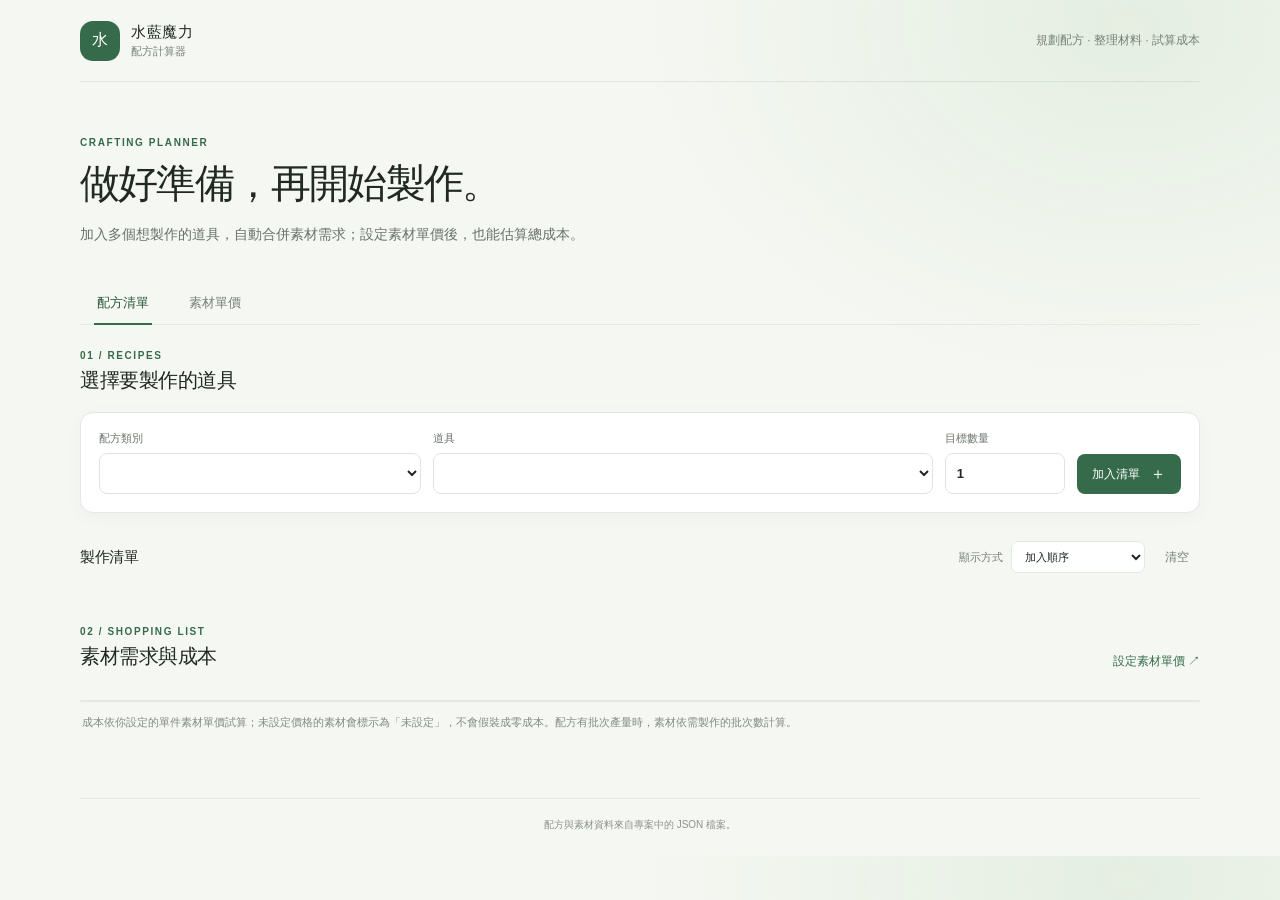
<file: RecipeScraper3.0/index.html>
<!doctype html>
<html lang="zh-Hant">
  <head>
    <meta charset="UTF-8">
    <meta name="viewport" content="width=device-width, initial-scale=1">
    <meta name="theme-color" content="#f5f7f2">
    <title>水藍魔力配方計算器</title>
    <link rel="stylesheet" href="./styles.css">
    <script type="module" src="./app.js"></script>
  </head>
  <body>
    <div class="app-shell">
      <header class="site-header">
        <a class="brand" href="./" aria-label="水藍魔力配方計算器首頁">
          <span class="brand-mark" aria-hidden="true">水</span>
          <span>
            <strong>水藍魔力</strong>
            <small>配方計算器</small>
          </span>
        </a>
        <span class="header-note">規劃配方 · 整理材料 · 試算成本</span>
      </header>

      <main>
        <section class="intro">
          <p class="eyebrow">CRAFTING PLANNER</p>
          <h1>做好準備，再開始製作。</h1>
          <p>加入多個想製作的道具，自動合併素材需求；設定素材單價後，也能估算總成本。</p>
        </section>

        <div id="app-error" class="notice notice-error" role="alert" hidden></div>
        <div id="app-status" class="notice" role="status" hidden></div>

        <nav class="tabs" aria-label="計算器功能">
          <button class="tab-button is-active" type="button" data-tab="planner">配方清單</button>
          <button class="tab-button" type="button" data-tab="prices">素材單價</button>
        </nav>

        <section id="planner-panel" class="tab-panel">
          <div class="panel-heading">
            <div>
              <p class="eyebrow">01 / RECIPES</p>
              <h2>選擇要製作的道具</h2>
            </div>
            <span id="recipe-count" class="subtle"></span>
          </div>

          <div class="add-recipe-card">
            <label class="field">
              <span>配方類別</span>
              <select id="category-select"></select>
            </label>
            <label class="field recipe-field">
              <span>道具</span>
              <select id="recipe-select"></select>
            </label>
            <label class="field quantity-field">
              <span>目標數量</span>
              <input id="target-quantity" type="number" min="1" step="1" value="1" inputmode="numeric">
            </label>
            <button id="add-recipe" class="button button-primary" type="button">加入清單 <span aria-hidden="true">＋</span></button>
          </div>

          <div class="section-heading">
            <h3>製作清單</h3>
            <div class="list-tools">
              <label class="grouping-control">
                <span>顯示方式</span>
                <select id="recipe-grouping" aria-label="製作清單顯示方式">
                  <option value="order">加入順序</option>
                  <option value="category">依道具種類分組</option>
                </select>
              </label>
              <button id="clear-recipes" class="button button-quiet" type="button">清空</button>
            </div>
          </div>
          <div id="selected-recipes" class="selected-recipes"></div>

          <section class="summary-section" aria-labelledby="materials-heading">
            <div class="panel-heading summary-heading">
              <div>
                <p class="eyebrow">02 / SHOPPING LIST</p>
                <h2 id="materials-heading">素材需求與成本</h2>
              </div>
              <a class="text-link" href="#prices" data-open-tab="prices">設定素材單價 <span aria-hidden="true">↗</span></a>
            </div>
            <div id="summary-cards" class="summary-cards"></div>
            <div id="materials-table-wrap" class="table-wrap"></div>
            <p class="footnote">成本依你設定的單件素材單價試算；未設定價格的素材會標示為「未設定」，不會假裝成零成本。配方有批次產量時，素材依需製作的批次數計算。</p>
          </section>
        </section>

        <section id="prices-panel" class="tab-panel" hidden>
          <div class="panel-heading">
            <div>
              <p class="eyebrow">MATERIAL PRICE BOOK</p>
              <h2 id="prices">設定素材單價</h2>
              <p class="panel-description">輸入每個素材的單件成本，設定會儲存在目前瀏覽器中。</p>
            </div>
            <button id="export-prices" class="button button-secondary" type="button">匯出單價備份</button>
          </div>
          <label class="search-field">
            <span class="visually-hidden">搜尋素材</span>
            <span class="search-icon" aria-hidden="true">⌕</span>
            <input id="material-search" type="search" placeholder="搜尋素材名稱或分類">
          </label>
          <div id="price-count" class="subtle price-count"></div>
          <div id="price-table-wrap" class="table-wrap"></div>
          <p class="footnote">單價留空代表尚未設定。這裡的成本設定不會修改來源 JSON；清除瀏覽器網站資料會移除已儲存的單價，建議定期匯出備份。</p>
        </section>
      </main>

      <footer class="site-footer">配方與素材資料來自專案中的 JSON 檔案。</footer>
    </div>
  </body>
</html>
</file>
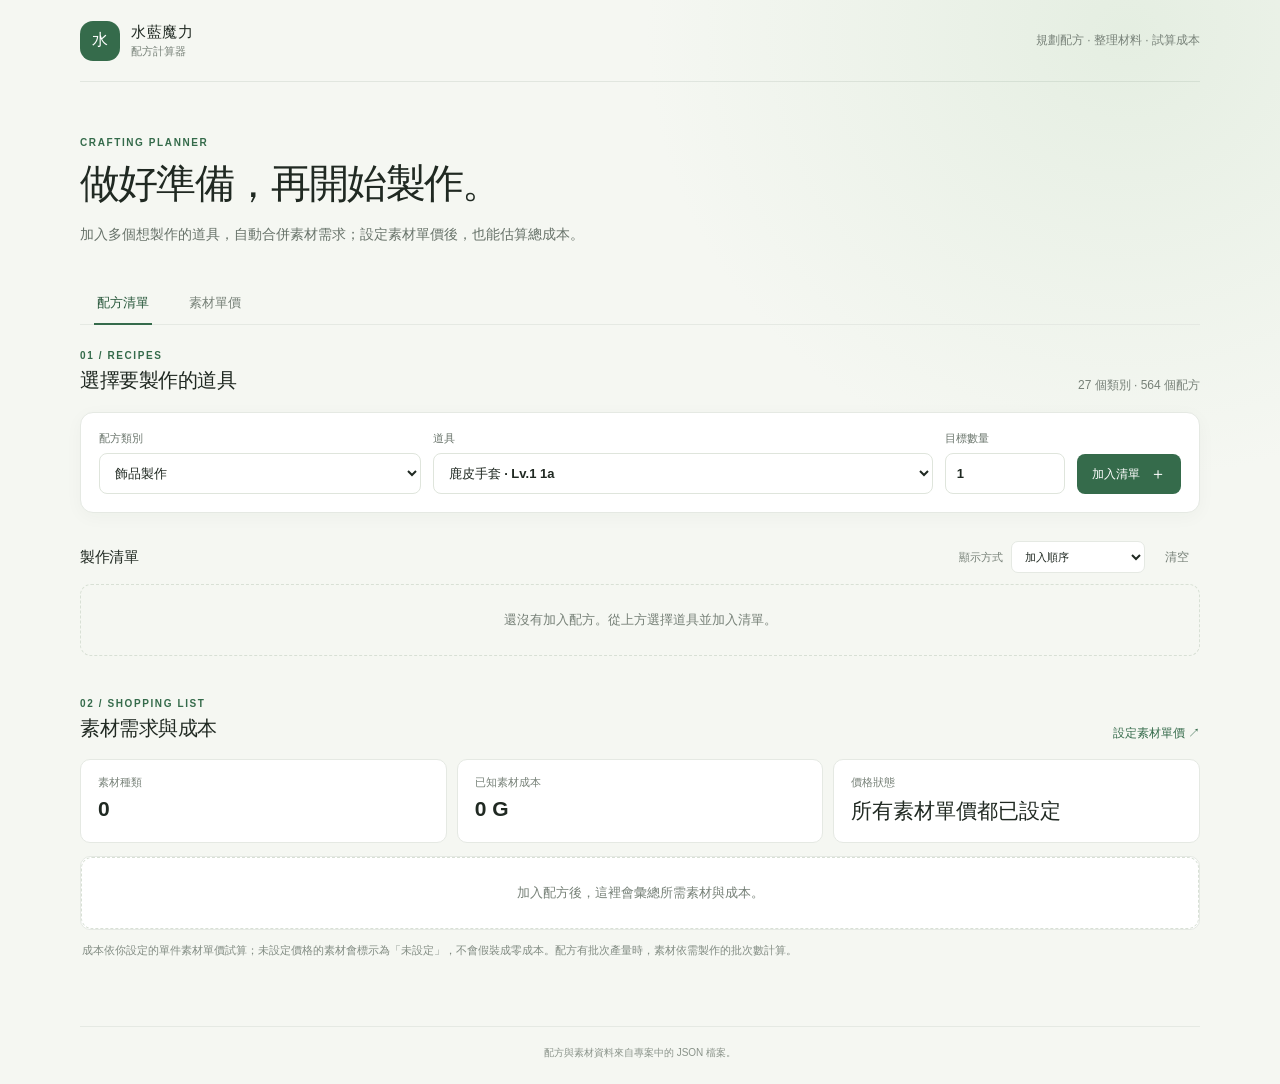
<file: RecipeScraper3.0/recipe-calculator.html>
<!doctype html>
<html lang="zh-Hant">
  <head>
    <meta charset="UTF-8">
    <meta name="viewport" content="width=device-width, initial-scale=1">
    <meta name="theme-color" content="#f5f7f2">
    <title>水藍魔力配方計算器</title>
    <style>
:root {
  color-scheme: light;
  --ink: #202922;
  --muted: #778178;
  --line: #e5e9e3;
  --paper: #ffffff;
  --canvas: #f5f7f2;
  --green: #356b4b;
  --green-dark: #28573b;
  --green-soft: #eaf2e9;
  --orange: #a3652a;
  --orange-soft: #fff3e3;
  --red: #a9463b;
  font-family: "Noto Sans TC", "Microsoft JhengHei", "Segoe UI", sans-serif;
  font-synthesis: none;
  text-rendering: optimizeLegibility;
}

* {
  box-sizing: border-box;
}

body {
  margin: 0;
  background:
    radial-gradient(ellipse at 88% 3%, rgba(217, 232, 214, 0.58), transparent 30rem),
    var(--canvas);
  color: var(--ink);
}

button,
input,
select {
  font: inherit;
}

button,
a,
input,
select {
  -webkit-tap-highlight-color: transparent;
}

button {
  cursor: pointer;
}

.app-shell {
  width: min(1120px, calc(100% - 40px));
  margin: 0 auto;
}

.site-header {
  min-height: 82px;
  display: flex;
  align-items: center;
  justify-content: space-between;
  border-bottom: 1px solid rgba(55, 77, 59, 0.1);
}

.brand {
  display: inline-flex;
  align-items: center;
  gap: 11px;
  color: inherit;
  text-decoration: none;
}

.brand-mark {
  width: 40px;
  height: 40px;
  display: grid;
  place-items: center;
  border-radius: 13px;
  background: var(--green);
  color: white;
  font-weight: 700;
}

.brand strong,
.brand small {
  display: block;
}

.brand strong {
  font-size: 15px;
  letter-spacing: 0.04em;
}

.brand small {
  margin-top: 2px;
  color: var(--muted);
  font-size: 11px;
}

.header-note,
.subtle {
  color: var(--muted);
  font-size: 12px;
}

.intro {
  padding: 55px 0 35px;
}

.eyebrow {
  margin: 0 0 10px;
  color: var(--green);
  font-size: 10px;
  font-weight: 700;
  letter-spacing: 0.16em;
}

.intro h1 {
  margin: 0;
  font-size: clamp(27px, 5vw, 40px);
  font-weight: 600;
  letter-spacing: -0.045em;
  line-height: 1.28;
}

.intro > p:last-child {
  max-width: 610px;
  margin: 13px 0 0;
  color: #68736a;
  font-size: 14px;
  line-height: 1.8;
}

.tabs {
  display: flex;
  gap: 6px;
  margin-bottom: 25px;
  border-bottom: 1px solid var(--line);
}

.tab-button {
  position: relative;
  padding: 12px 17px;
  border: 0;
  background: transparent;
  color: var(--muted);
  font-size: 13px;
}

.tab-button.is-active {
  color: var(--green-dark);
  font-weight: 700;
}

.tab-button.is-active::after {
  position: absolute;
  right: 14px;
  bottom: -1px;
  left: 14px;
  height: 2px;
  background: var(--green);
  content: "";
}

.tab-panel {
  padding-bottom: 65px;
}

.panel-heading {
  display: flex;
  align-items: end;
  justify-content: space-between;
  gap: 20px;
  margin-bottom: 18px;
}

.panel-heading .eyebrow {
  margin-bottom: 6px;
}

.panel-heading h2,
.section-heading h3 {
  margin: 0;
  font-size: 20px;
  font-weight: 600;
  letter-spacing: -0.025em;
}

.add-recipe-card {
  display: grid;
  grid-template-columns: minmax(170px, 0.9fr) minmax(220px, 1.4fr) 120px auto;
  align-items: end;
  gap: 12px;
  padding: 18px;
  border: 1px solid var(--line);
  border-radius: 13px;
  background: var(--paper);
  box-shadow: 0 4px 18px rgba(33, 53, 37, 0.035);
}

.field {
  display: grid;
  gap: 7px;
  color: #69746b;
  font-size: 11px;
  font-weight: 600;
}

.field select,
.field input,
.search-field input,
.price-input {
  width: 100%;
  min-height: 41px;
  border: 1px solid #dfe5dc;
  border-radius: 8px;
  outline: none;
  background: #fff;
  color: var(--ink);
  font-size: 13px;
}

.field select,
.field input {
  padding: 0 11px;
}

.field select:focus,
.field input:focus,
.search-field input:focus,
.price-input:focus {
  border-color: #83a98b;
  box-shadow: 0 0 0 3px rgba(82, 134, 91, 0.12);
}

.button {
  min-height: 40px;
  padding: 0 14px;
  border: 1px solid transparent;
  border-radius: 8px;
  font-size: 12px;
  font-weight: 600;
  transition: background 120ms ease, border-color 120ms ease;
}

.button-primary {
  background: var(--green);
  color: #fff;
}

.button-primary:hover {
  background: var(--green-dark);
}

.button-primary span {
  margin-left: 7px;
  font-size: 16px;
  vertical-align: -1px;
}

.button-secondary {
  border-color: #dfe5dc;
  background: white;
  color: var(--green-dark);
}

.button-secondary:hover,
.button-quiet:hover {
  background: #f0f4ee;
}

.button-quiet {
  min-height: 32px;
  padding: 0 10px;
  background: transparent;
  color: var(--muted);
}

.section-heading {
  display: flex;
  align-items: center;
  justify-content: space-between;
  margin: 28px 0 11px;
}

.section-heading h3 {
  font-size: 15px;
}

.list-tools {
  display: flex;
  align-items: center;
  gap: 9px;
}

.grouping-control {
  display: inline-flex;
  align-items: center;
  gap: 8px;
  color: var(--muted);
  font-size: 11px;
}

.grouping-control select {
  min-height: 32px;
  max-width: 160px;
  padding: 0 26px 0 9px;
  border: 1px solid var(--line);
  border-radius: 7px;
  background: var(--paper);
  color: var(--ink);
  font-size: 11px;
}

.selected-recipes {
  display: grid;
  gap: 8px;
}

.recipe-category-group {
  display: grid;
  gap: 8px;
}

.recipe-group-heading {
  display: flex;
  align-items: center;
  gap: 9px;
  margin-top: 9px;
  padding: 0 2px;
}

.recipe-group-heading h4 {
  margin: 0;
  color: var(--green-dark);
  font-size: 12px;
  font-weight: 700;
}

.recipe-group-heading span {
  color: var(--muted);
  font-size: 10px;
}

.recipe-group-items {
  display: grid;
  gap: 8px;
}

.empty-state {
  padding: 26px 18px;
  border: 1px dashed #d8e0d5;
  border-radius: 11px;
  color: var(--muted);
  font-size: 13px;
  text-align: center;
}

.recipe-row {
  display: grid;
  grid-template-columns: minmax(0, 1fr) auto auto;
  align-items: center;
  gap: 14px;
  padding: 13px 15px;
  border: 1px solid var(--line);
  border-radius: 10px;
  background: var(--paper);
}

.recipe-row strong,
.recipe-row small {
  display: block;
}

.recipe-row strong {
  font-size: 13px;
  font-weight: 600;
}

.recipe-title-line {
  display: flex;
  align-items: center;
  flex-wrap: wrap;
  gap: 8px;
}

.recipe-category-tag {
  display: inline-flex;
  padding: 3px 7px;
  border-radius: 99px;
  background: var(--green-soft);
  color: var(--green-dark);
  font-size: 10px;
}

.recipe-row small {
  margin-top: 4px;
  color: var(--muted);
  font-size: 11px;
}

.recipe-target {
  display: flex;
  align-items: center;
  gap: 8px;
  color: var(--muted);
  font-size: 11px;
}

.recipe-target input {
  width: 76px;
  height: 34px;
  padding: 0 8px;
  border: 1px solid var(--line);
  border-radius: 7px;
  color: var(--ink);
}

.remove-button {
  width: 32px;
  height: 32px;
  border: 0;
  border-radius: 7px;
  background: transparent;
  color: #89928a;
  font-size: 19px;
}

.remove-button:hover {
  background: #fff0ed;
  color: var(--red);
}

.summary-section {
  margin-top: 42px;
}

.summary-heading {
  margin-bottom: 17px;
}

.text-link {
  color: var(--green);
  font-size: 12px;
  font-weight: 600;
  text-decoration: none;
}

.text-link:hover {
  text-decoration: underline;
}

.summary-cards {
  display: grid;
  grid-template-columns: repeat(3, 1fr);
  gap: 10px;
  margin-bottom: 13px;
}

.summary-card {
  min-height: 84px;
  padding: 15px 17px;
  border: 1px solid var(--line);
  border-radius: 10px;
  background: var(--paper);
}

.summary-card span,
.summary-card strong {
  display: block;
}

.summary-card span {
  color: var(--muted);
  font-size: 11px;
}

.summary-card strong {
  margin-top: 7px;
  font-size: 21px;
  font-weight: 600;
}

.summary-card.is-warning strong {
  color: var(--orange);
}

.table-wrap {
  overflow: auto;
  border: 1px solid var(--line);
  border-radius: 10px;
  background: var(--paper);
}

.data-table {
  width: 100%;
  border-collapse: collapse;
  text-align: left;
}

.data-table th,
.data-table td {
  padding: 11px 15px;
  border-bottom: 1px solid #edf0eb;
  font-size: 12px;
  white-space: nowrap;
}

.data-table th {
  background: #fafbf9;
  color: #778178;
  font-size: 10px;
  font-weight: 600;
}

.data-table tbody tr:last-child td {
  border-bottom: 0;
}

.data-table td:first-child {
  font-weight: 600;
}

.number-cell,
.price-cell {
  text-align: right !important;
  font-variant-numeric: tabular-nums;
}

.price-cell {
  color: #66736a;
}

.price-missing {
  color: var(--orange) !important;
}

.price-tag {
  display: inline-flex;
  padding: 4px 7px;
  border-radius: 99px;
  background: var(--orange-soft);
  color: var(--orange);
  font-size: 10px;
}

.price-tag.is-set {
  background: var(--green-soft);
  color: var(--green);
}

.category-tag {
  color: #788279;
  font-size: 11px;
}

.price-input {
  width: 120px;
  min-height: 34px;
  padding: 0 9px;
  text-align: right;
  font-variant-numeric: tabular-nums;
}

.price-input::placeholder {
  color: #a0a9a0;
  font-size: 11px;
}

.search-field {
  position: relative;
  display: block;
  margin-bottom: 12px;
}

.search-field input {
  min-height: 44px;
  padding: 0 13px 0 39px;
}

.search-icon {
  position: absolute;
  z-index: 1;
  top: 8px;
  left: 13px;
  color: #8a958b;
  font-size: 23px;
}

.price-count {
  margin: 0 0 9px;
}

.panel-description {
  margin: 7px 0 0;
  color: var(--muted);
  font-size: 12px;
}

.footnote {
  margin: 11px 2px 0;
  color: #818b82;
  font-size: 11px;
  line-height: 1.8;
}

.notice {
  margin: 0 0 15px;
  padding: 12px 14px;
  border: 1px solid #d8e6d8;
  border-radius: 8px;
  background: #f0f7ef;
  color: var(--green-dark);
  font-size: 12px;
  line-height: 1.7;
}

.notice-error {
  border-color: #edc7c1;
  background: #fff1ef;
  color: var(--red);
}

.site-footer {
  padding: 19px 0 24px;
  border-top: 1px solid var(--line);
  color: #8a938a;
  font-size: 10px;
  text-align: center;
}

.visually-hidden {
  position: absolute;
  width: 1px;
  height: 1px;
  overflow: hidden;
  clip: rect(0, 0, 0, 0);
  white-space: nowrap;
  clip-path: inset(50%);
}

[hidden] {
  display: none !important;
}

@media (max-width: 760px) {
  .app-shell {
    width: min(100% - 28px, 580px);
  }

  .header-note {
    display: none;
  }

  .intro {
    padding: 39px 0 27px;
  }

  .add-recipe-card {
    grid-template-columns: 1fr 110px;
  }

  .recipe-field {
    grid-column: 1 / -1;
    grid-row: 2;
  }

  .quantity-field {
    grid-column: 1;
    grid-row: 3;
  }

  #add-recipe {
    grid-column: 2;
    grid-row: 3;
  }

  .panel-heading {
    align-items: start;
  }

  .summary-cards {
    grid-template-columns: 1fr;
  }

  .summary-card {
    min-height: 70px;
  }

  .summary-card strong {
    font-size: 19px;
  }

  .panel-heading:has(#export-prices) {
    align-items: start;
    flex-direction: column;
  }

  .recipe-row {
    grid-template-columns: minmax(0, 1fr) auto;
  }

  .grouping-control {
    gap: 5px;
  }

  .grouping-control select {
    max-width: 142px;
    padding-right: 20px;
  }

  .recipe-target {
    grid-column: 1;
  }

  .recipe-row .remove-button {
    grid-column: 2;
    grid-row: 1 / span 2;
  }
}

@media (max-width: 430px) {
  .data-table th,
  .data-table td {
    padding: 10px 11px;
  }

  .price-input {
    width: 95px;
  }

  .summary-heading {
    flex-direction: column;
  }
}

    </style>

  </head>
  <body>
    <div class="app-shell">
      <header class="site-header">
        <a class="brand" href="./" aria-label="水藍魔力配方計算器首頁">
          <span class="brand-mark" aria-hidden="true">水</span>
          <span>
            <strong>水藍魔力</strong>
            <small>配方計算器</small>
          </span>
        </a>
        <span class="header-note">規劃配方 · 整理材料 · 試算成本</span>
      </header>

      <main>
        <section class="intro">
          <p class="eyebrow">CRAFTING PLANNER</p>
          <h1>做好準備，再開始製作。</h1>
          <p>加入多個想製作的道具，自動合併素材需求；設定素材單價後，也能估算總成本。</p>
        </section>

        <div id="app-error" class="notice notice-error" role="alert" hidden></div>
        <div id="app-status" class="notice" role="status" hidden></div>

        <nav class="tabs" aria-label="計算器功能">
          <button class="tab-button is-active" type="button" data-tab="planner">配方清單</button>
          <button class="tab-button" type="button" data-tab="prices">素材單價</button>
        </nav>

        <section id="planner-panel" class="tab-panel">
          <div class="panel-heading">
            <div>
              <p class="eyebrow">01 / RECIPES</p>
              <h2>選擇要製作的道具</h2>
            </div>
            <span id="recipe-count" class="subtle"></span>
          </div>

          <div class="add-recipe-card">
            <label class="field">
              <span>配方類別</span>
              <select id="category-select"></select>
            </label>
            <label class="field recipe-field">
              <span>道具</span>
              <select id="recipe-select"></select>
            </label>
            <label class="field quantity-field">
              <span>目標數量</span>
              <input id="target-quantity" type="number" min="1" step="1" value="1" inputmode="numeric">
            </label>
            <button id="add-recipe" class="button button-primary" type="button">加入清單 <span aria-hidden="true">＋</span></button>
          </div>

          <div class="section-heading">
            <h3>製作清單</h3>
            <div class="list-tools">
              <label class="grouping-control">
                <span>顯示方式</span>
                <select id="recipe-grouping" aria-label="製作清單顯示方式">
                  <option value="order">加入順序</option>
                  <option value="category">依道具種類分組</option>
                </select>
              </label>
              <button id="clear-recipes" class="button button-quiet" type="button">清空</button>
            </div>
          </div>
          <div id="selected-recipes" class="selected-recipes"></div>

          <section class="summary-section" aria-labelledby="materials-heading">
            <div class="panel-heading summary-heading">
              <div>
                <p class="eyebrow">02 / SHOPPING LIST</p>
                <h2 id="materials-heading">素材需求與成本</h2>
              </div>
              <a class="text-link" href="#prices" data-open-tab="prices">設定素材單價 <span aria-hidden="true">↗</span></a>
            </div>
            <div id="summary-cards" class="summary-cards"></div>
            <div id="materials-table-wrap" class="table-wrap"></div>
            <p class="footnote">成本依你設定的單件素材單價試算；未設定價格的素材會標示為「未設定」，不會假裝成零成本。配方有批次產量時，素材依需製作的批次數計算。</p>
          </section>
        </section>

        <section id="prices-panel" class="tab-panel" hidden>
          <div class="panel-heading">
            <div>
              <p class="eyebrow">MATERIAL PRICE BOOK</p>
              <h2 id="prices">設定素材單價</h2>
              <p class="panel-description">輸入每個素材的單件成本，設定會儲存在目前瀏覽器中。</p>
            </div>
            <button id="export-prices" class="button button-secondary" type="button">匯出單價備份</button>
          </div>
          <label class="search-field">
            <span class="visually-hidden">搜尋素材</span>
            <span class="search-icon" aria-hidden="true">⌕</span>
            <input id="material-search" type="search" placeholder="搜尋素材名稱或分類">
          </label>
          <div id="price-count" class="subtle price-count"></div>
          <div id="price-table-wrap" class="table-wrap"></div>
          <p class="footnote">單價留空代表尚未設定。這裡的成本設定不會修改來源 JSON；清除瀏覽器網站資料會移除已儲存的單價，建議定期匯出備份。</p>
        </section>
      </main>

      <footer class="site-footer">配方與素材資料來自專案中的 JSON 檔案。</footer>
    </div>
      <script>
      window.RECIPE_DATA = {"recipe":{"blue_cg_accessory_recipe.json":{"source_url":"https://gamerch.com/blue-cg/453290","page_title":"飾品製作","wiki":"水藍魔力攻略wiki","updated_at":"2025/09/01 22:48","author":"ゲストユーザー","last_editor":"Mizuei","category":"製作配方","note":"1.調整祈願之符、香草錦囊、豐年之穗、茴香之環、奇石步搖能力","recipes":[{"level":1,"level_code":"1a","name":"鹿皮手套","craft_quantity":1,"weapon_type":"","materials":[{"name":"鹿皮","quantity":20},{"name":"麻","quantity":20},{"name":"麻布","quantity":1}],"bonus":["防採集傷害一次（製作、魔物傷害無效）","耐久3/3"],"recipe_source":"","shop_price":"10G"},{"level":1,"level_code":"1b","name":"皮製鈴鼓","craft_quantity":1,"weapon_type":"","materials":[{"name":"鹿皮","quantity":20},{"name":"印度輕木","quantity":20},{"name":"銅條","quantity":1}],"bonus":["抗遺忘","-2~+5","稱號：流浪藝人","耐久100/100"],"recipe_source":"","shop_price":"20G"},{"level":2,"level_code":"2a","name":"隕石之鼓","craft_quantity":1,"weapon_type":"","materials":[{"name":"鹿皮","quantity":20},{"name":"樅","quantity":10},{"name":"銅條","quantity":1},{"name":"隕石","quantity":1}],"bonus":["抗石化","+1~+4","命中+5","稱號：流星","耐久100/100"],"recipe_source":"","shop_price":"20G"},{"level":2,"level_code":"2b","name":"薰香包","craft_quantity":1,"weapon_type":"","materials":[{"name":"蘋果薄荷","quantity":10},{"name":"檸檬草","quantity":10},{"name":"麻布","quantity":1},{"name":"木棉布","quantity":1}],"bonus":["精神-3~+5","魅力+5","稱號：帶來幸運的人","耐久100/100"],"recipe_source":"","shop_price":"150G"},{"level":3,"level_code":"3a","name":"雪之結晶","craft_quantity":1,"weapon_type":"","materials":[{"name":"永久冰石","quantity":10},{"name":"鹽","quantity":20},{"name":"鐵條","quantity":1}],"bonus":["精神-3~+8","稱號：雪精靈的祈福","耐久100/100"],"recipe_source":"","shop_price":"300G"},{"level":3,"level_code":"3b","name":"銀折扇","craft_quantity":1,"weapon_type":"","materials":[{"name":"蝴蝶花","quantity":10},{"name":"銀條","quantity":5},{"name":"茱萸木","quantity":20}],"bonus":["閃躲-1~+6","反擊","-5~+10","稱號：自命風流的人","耐久100/100"],"recipe_source":"","shop_price":"150G"},{"level":4,"level_code":"4a","name":"惡魔 風笛","craft_quantity":1,"weapon_type":"","materials":[{"name":"惡魔 的卡片","quantity":1},{"name":"孟宗竹","quantity":20},{"name":"銅條","quantity":1},{"name":"鐵條","quantity":2},{"name":"木棉布","quantity":1}],"bonus":["抗混亂","+5","抗毒","-3","稱號：","惡魔","的耳語","耐久100/100"],"recipe_source":"","shop_price":"150G"},{"level":4,"level_code":"4b","name":"戀愛耳環","craft_quantity":1,"weapon_type":"","materials":[{"name":"戀愛蘋果","quantity":2},{"name":"蘋果薄荷","quantity":10},{"name":"純銀條","quantity":1},{"name":"金條","quantity":3}],"bonus":["稱號：戀愛中勿擾","耐久100/100"],"recipe_source":"","shop_price":"150G"},{"level":5,"level_code":"5a","name":"淚石之戒","craft_quantity":1,"weapon_type":"","materials":[{"name":"天使之淚","quantity":1},{"name":"金條","quantity":1},{"name":"純銀條","quantity":2},{"name":"琵琶木","quantity":1}],"bonus":["生命+110~200","稱號：回到過去的人","耐久100/100"],"recipe_source":"","shop_price":"200G"},{"level":5,"level_code":"5b","name":"龍之環","craft_quantity":1,"weapon_type":"","materials":[{"name":"溼地毒蛇","quantity":5},{"name":"銅條","quantity":1},{"name":"純銀條","quantity":1},{"name":"金條","quantity":3}],"bonus":["改變種族：龍族","稱號：龍的傳人","耐久50/50"],"recipe_source":"","shop_price":"300G"},{"level":6,"level_code":"6a","name":"藍羽髮暨","craft_quantity":1,"weapon_type":"","materials":[{"name":"藍鳳凰的羽毛","quantity":1},{"name":"純銀條","quantity":1},{"name":"白金條","quantity":3},{"name":"鈦礦石","quantity":2}],"bonus":["回復+10~20","命中-3~-5","稱號：等待花嫁","耐久100/100"],"recipe_source":"","shop_price":"300G"},{"level":6,"level_code":"6b","name":"黑魔法之戒","craft_quantity":1,"weapon_type":"","materials":[{"name":"魔力手環","quantity":1},{"name":"純銀條","quantity":1},{"name":"金條","quantity":3},{"name":"蠶絲","quantity":2}],"bonus":["魔力+110~200","稱號：來自未來的人","耐久100/100"],"recipe_source":"","shop_price":"200G"},{"level":7,"level_code":"7a","name":"祈願之符","craft_quantity":1,"weapon_type":"","materials":[{"name":"法蘭遺跡紀念木刀","quantity":1},{"name":"細線","quantity":10},{"name":"幻之鋼條","quantity":1}],"bonus":["攻擊-80","必殺+15~20","稱號：必殺的正義","耐久50/50"],"recipe_source":"","shop_price":"150G"},{"level":7,"level_code":"7b","name":"鏡戒","craft_quantity":1,"weapon_type":"","materials":[{"name":"金條","quantity":1},{"name":"幻之銀條","quantity":1},{"name":"赤松","quantity":20}],"bonus":["反擊","+10~15","稱號：鏡中","幻影","耐久100/100"],"recipe_source":"","shop_price":"300G"},{"level":8,"level_code":"8a","name":"紅羽髮簪","craft_quantity":1,"weapon_type":"","materials":[{"name":"紅鳳凰的羽毛","quantity":1},{"name":"白金條","quantity":3},{"name":"幻之銀條","quantity":1},{"name":"鈦礦石","quantity":2}],"bonus":["魔攻+10~15","閃躲-3~-5","稱號：給予承諾的人","耐久100/100"],"recipe_source":"","shop_price":"350G"},{"level":8,"level_code":"8b","name":"香草錦囊","craft_quantity":1,"weapon_type":"","materials":[{"name":"香草","quantity":20},{"name":"單木","quantity":20},{"name":"絹布","quantity":1},{"name":"傑諾瓦線","quantity":2}],"bonus":["回復-3~+5","命中+10~13","稱號：香氣襲人","耐久100/100"],"recipe_source":"","shop_price":"350G"},{"level":9,"level_code":"9a","name":"豐年之穗","craft_quantity":1,"weapon_type":"","materials":[{"name":"瞿麥","quantity":20},{"name":"達馬斯礦條","quantity":1},{"name":"百里香","quantity":20},{"name":"火焰之魂","quantity":2}],"bonus":["攻擊+60~80","稱號：豐收的記號","耐久50/50"],"recipe_source":"","shop_price":"400G"},{"level":9,"level_code":"9b","name":"茴香環","craft_quantity":1,"weapon_type":"","materials":[{"name":"謝爾哈特礦條","quantity":1},{"name":"茴香","quantity":20},{"name":"杉","quantity":20},{"name":"鋼騎之礦","quantity":2}],"bonus":["防禦+80~100","稱號：鎮定的人","耐久50/50"],"recipe_source":"","shop_price":"400G"},{"level":10,"level_code":"10a","name":"奇石步搖","craft_quantity":1,"weapon_type":"","materials":[{"name":"鈦礦石","quantity":7},{"name":"鋁條","quantity":5},{"name":"喜馬拉斯礦條","quantity":1},{"name":"梣","quantity":20},{"name":"鋼騎之礦","quantity":2}],"bonus":["敏捷+40~60","稱號：帶來迷惑的人","耐久50/50"],"recipe_source":"","shop_price":"450G"},{"level":10,"level_code":"10b","name":"香柏環","craft_quantity":1,"weapon_type":"","materials":[{"name":"喜馬拉斯礦條","quantity":1},{"name":"絲柏","quantity":20},{"name":"七葉樹","quantity":20},{"name":"勒格耐席姆條","quantity":1}],"bonus":["全抗性+10","稱號：抗性十足的人","耐久50/50"],"recipe_source":"","shop_price":"450G"},{"level":11,"level_code":"11a","name":"耶卡的護腕","craft_quantity":1,"weapon_type":"","materials":[{"name":"鈦礦石","quantity":8},{"name":"喜馬拉斯礦條","quantity":1},{"name":"梣","quantity":20},{"name":"幻想花","quantity":20},{"name":"克林姆礦條","quantity":2}],"bonus":["抗魔+80~120","攻擊+20~30","必殺+4~7","命中+6~10","耐久","100~120"],"recipe_source":"","shop_price":"500G"},{"level":11,"level_code":"11b","name":"阿夏芙的首飾","craft_quantity":1,"weapon_type":"","materials":[{"name":"鋁條","quantity":4},{"name":"謝爾哈特礦條","quantity":2},{"name":"絲柏","quantity":40},{"name":"曼德拉草","quantity":20},{"name":"克林姆礦條","quantity":2}],"bonus":["生命+100~150","防禦+20~30","敏捷+40~50","閃躲+4~8","命中+3","耐久","100~120"],"recipe_source":"","shop_price":"500G"},{"level":11,"level_code":"11c","name":"火靈之環","craft_quantity":1,"weapon_type":"","materials":[{"name":"火焰之魂","quantity":2},{"name":"魔族的水晶","quantity":2},{"name":"達馬斯礦條","quantity":20},{"name":"幻想花","quantity":20},{"name":"克林姆礦條","quantity":3}],"bonus":["增加人物的經驗值","10%","攻擊力+30","魔攻+5","耐久","50/50"],"recipe_source":"參照任務「惡夢鼠的煩惱」","shop_price":"500G"},{"level":11,"level_code":"11d","name":"那克利的手環","craft_quantity":1,"weapon_type":"","materials":[{"name":"誓言之證","quantity":5},{"name":"鋁條","quantity":10},{"name":"妖草 的血","quantity":1},{"name":"幻想花","quantity":40},{"name":"克林姆礦條","quantity":3}],"bonus":["增加寵物的經驗值","10%","攻擊力+30","魔攻+5","耐久","50/50"],"recipe_source":"參照任務「惡夢鼠的煩惱」","shop_price":"500G"}]},"blue_cg_armor_recipe.json":{"source_url":"https://gamerch.com/blue-cg/453316","page_title":"鎧甲製作","wiki":"水藍魔力攻略wiki","updated_at":"2025/09/01 22:48","author":"ゲストユーザー","last_editor":"Mizuei","category":"製作配方","note":"1.裝備修正值附加浮動值 -2~+2","recipes":[{"level":1,"level_code":"1a","name":"軟皮甲","craft_quantity":1,"weapon_type":"","materials":[{"name":"銅條","quantity":3},{"name":"印度輕木","quantity":20},{"name":"鹿皮","quantity":20}],"bonus":["防禦+11~+21","閃躲-8~-12","抗魔+6~+8"],"recipe_source":"","shop_price":"220G"},{"level":1,"level_code":"1b","name":"護心甲","craft_quantity":1,"weapon_type":"","materials":[{"name":"銅條","quantity":4},{"name":"鐵條","quantity":3},{"name":"印度輕木","quantity":20}],"bonus":["防禦+16~+32","閃躲-8~-12","抗魔+4~+6"],"recipe_source":"","shop_price":"300G"},{"level":2,"level_code":"2a","name":"青銅鎧甲","craft_quantity":1,"weapon_type":"","materials":[{"name":"銅條","quantity":7},{"name":"鐵條","quantity":2},{"name":"印度輕木","quantity":20},{"name":"樅","quantity":20}],"bonus":["防禦+23~+42","閃躲-8~-12","抗魔+12~+16"],"recipe_source":"","shop_price":"400G"},{"level":2,"level_code":"2b","name":"輕型鎧甲","craft_quantity":1,"weapon_type":"","materials":[{"name":"銅條","quantity":4},{"name":"鐵條","quantity":5},{"name":"銀條","quantity":3},{"name":"鹿皮","quantity":20}],"bonus":["防禦+29~+53","閃躲-8~-12","抗魔+8~+12"],"recipe_source":"","shop_price":"450G"},{"level":3,"level_code":"3a","name":"輕型鎖鍊甲","craft_quantity":1,"weapon_type":"","materials":[{"name":"銅條","quantity":6},{"name":"鐵條","quantity":10},{"name":"黃月木","quantity":20}],"bonus":["防禦+38~+63","閃躲-8~-12","抗魔+18~+24"],"recipe_source":"","shop_price":"550G"},{"level":3,"level_code":"3b","name":"環甲","craft_quantity":1,"weapon_type":"","materials":[{"name":"銅條","quantity":5},{"name":"鐵條","quantity":4},{"name":"銀條","quantity":5},{"name":"純銀條","quantity":4},{"name":"樅","quantity":20}],"bonus":["防禦+44~+74","閃躲-8~-12","抗魔+12~+18"],"recipe_source":"","shop_price":"700G"},{"level":4,"level_code":"4a","name":"鋼鐵鎧甲","craft_quantity":1,"weapon_type":"","materials":[{"name":"鐵條","quantity":13},{"name":"銀條","quantity":4},{"name":"純銀條","quantity":2},{"name":"黃月木","quantity":20}],"bonus":["防禦+55~+84","閃躲-8~-12","抗魔+24~+32"],"recipe_source":"","shop_price":"900G"},{"level":4,"level_code":"4b","name":"金屬皮甲","craft_quantity":1,"weapon_type":"","materials":[{"name":"鐵條","quantity":6},{"name":"銀條","quantity":9},{"name":"純銀條","quantity":8},{"name":"黃月木","quantity":20},{"name":"琵琶木","quantity":20}],"bonus":["防禦+62~+95","閃躲-8~-12","抗魔+16~+24","耐久320~+430"],"recipe_source":"","shop_price":"1000G"},{"level":5,"level_code":"5a","name":"長型金屬鎧甲","craft_quantity":1,"weapon_type":"","materials":[{"name":"鐵條","quantity":5},{"name":"銀條","quantity":10},{"name":"純銀條","quantity":7},{"name":"金條","quantity":5},{"name":"鐵杉","quantity":20}],"bonus":["防禦+74~+105","閃躲-8~-12","抗魔+30~+40"],"recipe_source":"","shop_price":"1200G"},{"level":5,"level_code":"5b","name":"索狀鎧甲","craft_quantity":1,"weapon_type":"","materials":[{"name":"鐵條","quantity":5},{"name":"銀條","quantity":5},{"name":"純銀條","quantity":8},{"name":"金條","quantity":10},{"name":"琵琶木","quantity":20}],"bonus":["防禦+81~+116","閃躲-8~-12","抗魔+20~+30"],"recipe_source":"","shop_price":"1300G"},{"level":5,"level_code":"5c","name":"劍齒鎧甲","craft_quantity":1,"weapon_type":"","materials":[{"name":"鐵條","quantity":3},{"name":"鋁條","quantity":6},{"name":"金條","quantity":5},{"name":"白金條","quantity":4},{"name":"茱萸木","quantity":20}],"bonus":[],"recipe_source":"參照任務「工匠的黑歷史」","shop_price":""},{"level":6,"level_code":"6a","name":"重鐵板甲","craft_quantity":1,"weapon_type":"","materials":[{"name":"銀條","quantity":5},{"name":"純銀條","quantity":5},{"name":"金條","quantity":5},{"name":"白金條","quantity":10},{"name":"琵琶木","quantity":20}],"bonus":["防禦+95~+126","閃躲-8~-12","抗魔+36~+48"],"recipe_source":"","shop_price":"1500G"},{"level":6,"level_code":"6b","name":"鐵板半身甲","craft_quantity":1,"weapon_type":"","materials":[{"name":"銀條","quantity":6},{"name":"純銀條","quantity":6},{"name":"金條","quantity":6},{"name":"白金條","quantity":10},{"name":"赤松","quantity":20}],"bonus":["防禦+103~+137","閃躲-8~-12","抗魔+24~+36"],"recipe_source":"","shop_price":"1700G"},{"level":7,"level_code":"7a","name":"實戰鎧甲","craft_quantity":1,"weapon_type":"","materials":[{"name":"鐵條","quantity":20},{"name":"金條","quantity":5},{"name":"白金條","quantity":5},{"name":"幻之鋼條","quantity":8},{"name":"赤松","quantity":20}],"bonus":["防禦+110~+147","閃躲-8~-12","抗魔+42~+56"],"recipe_source":"","shop_price":"1800G"},{"level":7,"level_code":"7b","name":"黃金鎧甲","craft_quantity":1,"weapon_type":"","materials":[{"name":"純銀條","quantity":10},{"name":"金條","quantity":10},{"name":"白金條","quantity":10},{"name":"幻之鋼條","quantity":10},{"name":"蔓陀羅草 的皮","quantity":1}],"bonus":["防禦+20","精神+50","閃躲-3~-7","抗魔+40"],"recipe_source":"","shop_price":"1800G"},{"level":7,"level_code":"7c","name":"水龍鎧甲","craft_quantity":1,"weapon_type":"","materials":[{"name":"生鏽的鎧","quantity":1},{"name":"鋼騎之礦","quantity":2},{"name":"魔族的水晶","quantity":2},{"name":"幻之鋼條","quantity":20}],"bonus":[],"recipe_source":"參照任務「時波之祠」","shop_price":""},{"level":8,"level_code":"8a","name":"重金屬鎧甲","craft_quantity":1,"weapon_type":"","materials":[{"name":"鐵條","quantity":20},{"name":"幻之鋼條","quantity":10},{"name":"幻之銀條","quantity":10}],"bonus":["防禦+126~+179","閃躲-8~-12","抗魔+48~+64"],"recipe_source":"","shop_price":"1900G"},{"level":8,"level_code":"8b","name":"野獸之鎧","craft_quantity":1,"weapon_type":"","materials":[{"name":"銀條","quantity":15},{"name":"幻之鋼條","quantity":20},{"name":"赤松","quantity":20},{"name":"風龍蜥 的甲殼","quantity":1}],"bonus":["防禦+130~+140","抗魔+16~+24","耐久350~+400"],"recipe_source":"","shop_price":"1900G"},{"level":8,"level_code":"8c","name":"實戰鎧甲+","craft_quantity":1,"weapon_type":"","materials":[{"name":"幻之銀條","quantity":15},{"name":"幻之鋼條","quantity":13},{"name":"朴","quantity":10},{"name":"永久冰石","quantity":20},{"name":"藍龍之鱗","quantity":20}],"bonus":[],"recipe_source":"參照任務「生產系升階III」","shop_price":""},{"level":9,"level_code":"9a","name":"帝王之鎧","craft_quantity":1,"weapon_type":"","materials":[{"name":"幻之鋼條","quantity":10},{"name":"幻之銀條","quantity":10},{"name":"勒格耐席姆條","quantity":10},{"name":"杉","quantity":20}],"bonus":["防禦+160~+200","閃躲-8~-12","抗魔+27~+36"],"recipe_source":"","shop_price":"4300G"},{"level":9,"level_code":"9b","name":"亡靈 鎧甲","craft_quantity":1,"weapon_type":"","materials":[{"name":"鐵條","quantity":20},{"name":"幻之鋼條","quantity":10},{"name":"幻之銀條","quantity":10},{"name":"勒格耐席姆條","quantity":12},{"name":"魔族的水晶","quantity":5}],"bonus":["防禦+160","閃躲+8~12","抗毒","化+3","抗睡眠+3","抗石化","+3","抗魔+12"],"recipe_source":"","shop_price":"5200G"},{"level":10,"level_code":"10a","name":"漆黑之鎧","craft_quantity":1,"weapon_type":"","materials":[{"name":"白金條","quantity":5},{"name":"幻之鋼條","quantity":5},{"name":"幻之銀條","quantity":10},{"name":"勒格耐席姆條","quantity":10},{"name":"奧利哈鋼條","quantity":5}],"bonus":["防禦+188~+221","閃躲-8~-12","抗魔+70~+80"],"recipe_source":"","shop_price":"6200G"},{"level":10,"level_code":"10b","name":"騎士 鎧甲","craft_quantity":1,"weapon_type":"","materials":[{"name":"金條","quantity":20},{"name":"勒格耐席姆條","quantity":10},{"name":"奧利哈鋼條","quantity":10},{"name":"鋼騎之礦","quantity":5},{"name":"魔族的水晶","quantity":5}],"bonus":["攻擊-15","防禦+240","閃躲-5~-9","抗魔+50~+60"],"recipe_source":"","shop_price":"7600G"},{"level":11,"level_code":"11a","name":"紅繩威鎧","craft_quantity":1,"weapon_type":"","materials":[{"name":"鋁條","quantity":13},{"name":"達馬斯礦條","quantity":10},{"name":"勒格耐席姆條","quantity":10},{"name":"奧利哈鋼條","quantity":2},{"name":"風龍蜥 的甲殼","quantity":2}],"bonus":["防禦+214~+222","命中+6~10","閃躲-8~-12","抗魔+51"],"recipe_source":"","shop_price":"7200G"},{"level":11,"level_code":"11b","name":"守護鎧甲","craft_quantity":1,"weapon_type":"","materials":[{"name":"鋁條","quantity":5},{"name":"幻之銀條","quantity":10},{"name":"達馬斯礦條","quantity":4},{"name":"奧利哈鋼條","quantity":8},{"name":"妖草 的血","quantity":2}],"bonus":["防禦+227~252","閃躲-3~-7","生命+93~97","抗魔+100"],"recipe_source":"","shop_price":"8200G"}]},"blue_cg_axe_recipe.json":{"source_url":"https://gamerch.com/blue-cg/453303","page_title":"斧類製作","wiki":"水藍魔力攻略wiki","updated_at":"2025/09/01 22:48","author":"ゲストユーザー","last_editor":"Mizuei","category":"製作配方","note":"1.裝備修正值附加浮動值 -2~+2 2.11A斧頭攻擊調整為 +287~312；11B斧頭攻擊調整為 +340~379","recipes":[{"level":1,"level_code":"1a","name":"手斧","craft_quantity":1,"weapon_type":"單手武器","materials":[{"name":"銅條","quantity":4},{"name":"印度輕木","quantity":20}],"bonus":["攻擊+15~+29","防禦-2","敏捷-5~-6","必殺+16~20"],"recipe_source":"","shop_price":"220G"},{"level":1,"level_code":"1b","name":"勇氣之斧","craft_quantity":1,"weapon_type":"單手武器","materials":[{"name":"銅條","quantity":4},{"name":"鐵條","quantity":3},{"name":"印度輕木","quantity":20}],"bonus":["攻擊+22~+44","防禦-3","敏捷-7~-9","必殺+16~20"],"recipe_source":"","shop_price":"370G"},{"level":2,"level_code":"2a","name":"寬手斧","craft_quantity":1,"weapon_type":"單手武器","materials":[{"name":"銅條","quantity":7},{"name":"鐵條","quantity":4},{"name":"印度輕木","quantity":20},{"name":"樅","quantity":20}],"bonus":["攻擊+32~+58","防禦-4","敏捷-10~-12","必殺+16~20"],"recipe_source":"","shop_price":"470G"},{"level":2,"level_code":"2b","name":"戰鬥手斧","craft_quantity":1,"weapon_type":"單手武器","materials":[{"name":"鐵條","quantity":10},{"name":"銀條","quantity":5},{"name":"印度輕木","quantity":20},{"name":"樅","quantity":20}],"bonus":["攻擊+40~+73","防禦-5","敏捷-12~-15","必殺+16~20"],"recipe_source":"","shop_price":"650G"},{"level":3,"level_code":"3a","name":"格鬥手斧","craft_quantity":1,"weapon_type":"單手武器","materials":[{"name":"銅條","quantity":9},{"name":"鐵條","quantity":5},{"name":"銀條","quantity":5},{"name":"黃月木","quantity":20}],"bonus":["攻擊+52~+87","防禦-6","敏捷-14~-18","必殺+16~20"],"recipe_source":"","shop_price":"700G"},{"level":3,"level_code":"3b","name":"鋼斧","craft_quantity":1,"weapon_type":"單手武器","materials":[{"name":"銅條","quantity":10},{"name":"鐵條","quantity":9},{"name":"純銀條","quantity":4},{"name":"黃月木","quantity":20}],"bonus":["攻擊+61~+102","防禦-7","敏捷-17~-22","必殺+16~20"],"recipe_source":"","shop_price":"800G"},{"level":4,"level_code":"4a","name":"長戰斧","craft_quantity":1,"weapon_type":"單手武器","materials":[{"name":"銅條","quantity":8},{"name":"鐵條","quantity":8},{"name":"銀條","quantity":7},{"name":"純銀條","quantity":3},{"name":"鐵杉","quantity":20}],"bonus":["攻擊+75~+116","防禦-8","敏捷-19~-25","必殺+16~20"],"recipe_source":"","shop_price":"900G"},{"level":4,"level_code":"4b","name":"雙刃斧","craft_quantity":1,"weapon_type":"單手武器","materials":[{"name":"鐵條","quantity":10},{"name":"銀條","quantity":7},{"name":"純銀條","quantity":5},{"name":"金條","quantity":4},{"name":"印度輕木","quantity":20}],"bonus":["攻擊+85~+131","防禦-9","敏捷-16~-27","必殺+16~20"],"recipe_source":"","shop_price":"1000G"},{"level":5,"level_code":"5a","name":"鉤爪斧","craft_quantity":1,"weapon_type":"單手武器","materials":[{"name":"銀條","quantity":10},{"name":"純銀條","quantity":10},{"name":"金條","quantity":5},{"name":"樅","quantity":20},{"name":"琵琶木","quantity":20}],"bonus":["攻擊+102~+145","防禦-10","敏捷-26~-30","必殺+16~20"],"recipe_source":"","shop_price":"1400G"},{"level":5,"level_code":"5b","name":"闊刃斧","craft_quantity":1,"weapon_type":"單手武器","materials":[{"name":"鐵條","quantity":10},{"name":"銀條","quantity":10},{"name":"純銀條","quantity":10},{"name":"白金條","quantity":2},{"name":"琵琶木","quantity":20}],"bonus":["攻擊+112~+160","防禦-11","敏捷-26~-33","必殺+16~20"],"recipe_source":"","shop_price":"1500G"},{"level":5,"level_code":"5c","name":"鑽保雷格之斧","craft_quantity":1,"weapon_type":"雙手武器","materials":[{"name":"鐵條","quantity":10},{"name":"鋁條","quantity":7},{"name":"純銀條","quantity":7},{"name":"白金條","quantity":2},{"name":"琵琶木","quantity":20}],"bonus":[],"recipe_source":"參照任務「工匠的黑歷史」","shop_price":""},{"level":6,"level_code":"6a","name":"彎月大戰斧","craft_quantity":1,"weapon_type":"雙手武器","materials":[{"name":"純銀條","quantity":10},{"name":"金條","quantity":10},{"name":"白金條","quantity":6},{"name":"黃月木","quantity":20},{"name":"赤松","quantity":20}],"bonus":["攻擊+131~+174","防禦-12","敏捷-30~-36","必殺+16~20"],"recipe_source":"","shop_price":"1600G"},{"level":6,"level_code":"6b","name":"大型闊刃斧","craft_quantity":1,"weapon_type":"雙手武器","materials":[{"name":"銀條","quantity":8},{"name":"純銀條","quantity":10},{"name":"金條","quantity":10},{"name":"幻之鋼條","quantity":3},{"name":"赤松","quantity":20}],"bonus":["攻擊+142~+189","防禦-13","敏捷-33~-39","必殺+16~20"],"recipe_source":"","shop_price":"1800G"},{"level":7,"level_code":"7a","name":"大型雙刃斧","craft_quantity":1,"weapon_type":"雙手武器","materials":[{"name":"鐵條","quantity":20},{"name":"白金條","quantity":12},{"name":"幻之鋼條","quantity":6},{"name":"琵琶木","quantity":20},{"name":"赤松","quantity":20}],"bonus":["攻擊+164~+220","防禦-15","敏捷-36~-42","必殺+16~20"],"recipe_source":"","shop_price":"1900G"},{"level":7,"level_code":"7b","name":"超大皇帝斧","craft_quantity":1,"weapon_type":"雙手武器","materials":[{"name":"純銀條","quantity":20},{"name":"白金條","quantity":10},{"name":"幻之鋼條","quantity":10},{"name":"朴","quantity":20},{"name":"誓言之證","quantity":1}],"bonus":["攻擊+120~+145","防禦-14","敏捷-34~-40","必殺+34~38"],"recipe_source":"","shop_price":"2000G"},{"level":7,"level_code":"7c","name":"水龍之斧","craft_quantity":1,"weapon_type":"雙手武器","materials":[{"name":"生鏽的斧","quantity":1},{"name":"鋼騎之礦","quantity":2},{"name":"魔族的水晶","quantity":2},{"name":"幻之鋼條","quantity":20}],"bonus":[],"recipe_source":"參照任務「時波之祠」","shop_price":""},{"level":8,"level_code":"8a","name":"新月斧","craft_quantity":1,"weapon_type":"雙手武器","materials":[{"name":"金條","quantity":13},{"name":"白金條","quantity":10},{"name":"幻之銀條","quantity":10},{"name":"赤松","quantity":20},{"name":"朴","quantity":20}],"bonus":["攻擊+174~+232","防禦-16","敏捷-40~-48","必殺+16~20"],"recipe_source":"","shop_price":"2000G"},{"level":8,"level_code":"8b","name":"米諾陶斯戰斧","craft_quantity":1,"weapon_type":"雙手武器","materials":[{"name":"純銀條","quantity":10},{"name":"幻之鋼條","quantity":10},{"name":"幻之銀條","quantity":10},{"name":"杉","quantity":20},{"name":"魔族的水晶","quantity":1}],"bonus":["攻擊+200~+245","防禦-70","必殺+16~20"],"recipe_source":"","shop_price":"2200G"},{"level":8,"level_code":"8c","name":"大型雙刃斧+","craft_quantity":1,"weapon_type":"雙手武器","materials":[{"name":"幻之鋼條","quantity":20},{"name":"幻之銀條","quantity":12},{"name":"杉","quantity":20},{"name":"永久冰石","quantity":20},{"name":"藍龍之鱗","quantity":20}],"bonus":[],"recipe_source":"參照任務「生產系升階III」","shop_price":""},{"level":9,"level_code":"9a","name":"薄刃鉤爪斧","craft_quantity":1,"weapon_type":"雙手武器","materials":[{"name":"白金條","quantity":10},{"name":"幻之鋼條","quantity":10},{"name":"勒格耐席姆條","quantity":10},{"name":"朴","quantity":20},{"name":"杉","quantity":20}],"bonus":["攻擊+221~+276","防禦-19","敏捷-46~-57","必殺+16~20"],"recipe_source":"","shop_price":"3500G"},{"level":9,"level_code":"9b","name":"彎月長柄斧","craft_quantity":1,"weapon_type":"雙手武器","materials":[{"name":"金條","quantity":10},{"name":"幻之銀條","quantity":10},{"name":"勒格耐席姆條","quantity":10},{"name":"絲柏","quantity":20},{"name":"誓言之證","quantity":2}],"bonus":["攻擊+221~+276","防禦-29","敏捷-50~-51","必殺+19~23","乾坤一擲","所需消耗魔力減少15%"],"recipe_source":"","shop_price":"4000G"},{"level":10,"level_code":"10a","name":"金屬重斧","craft_quantity":1,"weapon_type":"雙手武器","materials":[{"name":"幻之鋼條","quantity":10},{"name":"幻之銀條","quantity":10},{"name":"奧利哈鋼條","quantity":8},{"name":"杉","quantity":20},{"name":"絲柏","quantity":20}],"bonus":["攻擊+259~+305","防禦-21","敏捷-54~-63","必殺+16~20"],"recipe_source":"","shop_price":"5500G"},{"level":10,"level_code":"10b","name":"處刑斧","craft_quantity":1,"weapon_type":"雙手武器","materials":[{"name":"奧利哈鋼條","quantity":14},{"name":"梣","quantity":20},{"name":"鋼騎之礦","quantity":2},{"name":"魔族的水晶","quantity":2},{"name":"誓言之證","quantity":2}],"bonus":["攻擊+305~+310","防禦-40","敏捷-70","必殺+16~20","乾坤一擲","所需消耗魔力減少20%"],"recipe_source":"","shop_price":"6500G"},{"level":11,"level_code":"11a","name":"高速斧","craft_quantity":1,"weapon_type":"單手武器","materials":[{"name":"達馬斯礦條","quantity":8},{"name":"幻之銀條","quantity":8},{"name":"勒格耐席姆條","quantity":6},{"name":"梣","quantity":40},{"name":"鋼騎之礦","quantity":2}],"bonus":["攻擊+287~312","必殺+10~14"],"recipe_source":"","shop_price":"未列出"},{"level":11,"level_code":"11b","name":"重擊斧","craft_quantity":1,"weapon_type":"雙手武器","materials":[{"name":"達馬斯礦條","quantity":3},{"name":"幻之銀條","quantity":10},{"name":"幻之鋼條","quantity":9},{"name":"梣","quantity":40},{"name":"魔族的水晶","quantity":2}],"bonus":["攻擊+340~379","防禦-21","敏捷-72~-80","必殺+34~38"],"recipe_source":"","shop_price":"7500G"}]},"blue_cg_bomb_recipe.json":{"source_url":"https://gamerch.com/blue-cg/453291","page_title":"炸彈製作","wiki":"水藍魔力攻略wiki","updated_at":"2025/09/01 22:48","author":"ゲストユーザー","last_editor":"Mizuei","category":"製作配方","note":"1.每套材料產出炸彈數量提昇 2.特有R11彈","recipes":[{"level":1,"level_code":"1a","name":"蕃茄炸彈","craft_quantity":5,"weapon_type":"","materials":[{"name":"麻布","quantity":4},{"name":"蕃茄","quantity":20}],"bonus":["攻擊+10"],"recipe_source":"","shop_price":"440G"},{"level":1,"level_code":"1b","name":"白米炸彈","craft_quantity":10,"weapon_type":"","materials":[{"name":"麻布","quantity":8},{"name":"銅條","quantity":8},{"name":"神聖米","quantity":20}],"bonus":["攻擊+18"],"recipe_source":"","shop_price":"700G"},{"level":2,"level_code":"2a","name":"石彈","craft_quantity":5,"weapon_type":"","materials":[{"name":"銅條","quantity":6},{"name":"黃月木","quantity":20},{"name":"木棉布","quantity":4},{"name":"地的水晶碎片","quantity":2}],"bonus":["攻擊+25","有機率出現石化效果"],"recipe_source":"","shop_price":"900G"},{"level":2,"level_code":"2b","name":"火焰彈","craft_quantity":10,"weapon_type":"","materials":[{"name":"銀條","quantity":2},{"name":"樅","quantity":20},{"name":"木棉布","quantity":8},{"name":"火的水晶碎片","quantity":8}],"bonus":["攻擊+32"],"recipe_source":"","shop_price":"1100G"},{"level":3,"level_code":"3a","name":"手榴彈","craft_quantity":5,"weapon_type":"","materials":[{"name":"鐵條","quantity":8},{"name":"銀條","quantity":6},{"name":"樅","quantity":20},{"name":"黃月木","quantity":20},{"name":"毛氈","quantity":4}],"bonus":["攻擊+71","有機率出現昏睡效果"],"recipe_source":"","shop_price":"1300G"},{"level":3,"level_code":"3b","name":"冷凍彈","craft_quantity":10,"weapon_type":"","materials":[{"name":"銀條","quantity":8},{"name":"純銀條","quantity":4},{"name":"鐵杉","quantity":16},{"name":"毛氈","quantity":8},{"name":"水的水晶碎片","quantity":12}],"bonus":["攻擊+82"],"recipe_source":"","shop_price":"1500G"},{"level":4,"level_code":"4a","name":"輪刃","craft_quantity":5,"weapon_type":"","materials":[{"name":"銀條","quantity":8},{"name":"純銀條","quantity":8},{"name":"鐵杉","quantity":20},{"name":"棉布","quantity":4},{"name":"風的水晶碎片","quantity":16}],"bonus":["攻擊+96"],"recipe_source":"","shop_price":"1700G"},{"level":4,"level_code":"4b","name":"蜂巢","craft_quantity":10,"weapon_type":"","materials":[{"name":"純銀條","quantity":8},{"name":"金條","quantity":8},{"name":"蝴蝶花","quantity":20},{"name":"桃木","quantity":20},{"name":"棉布","quantity":8}],"bonus":["攻擊+108"],"recipe_source":"","shop_price":"1900G"},{"level":5,"level_code":"5a","name":"黃色炸彈","craft_quantity":10,"weapon_type":"","materials":[{"name":"純銀條","quantity":10},{"name":"金條","quantity":10},{"name":"鐵杉","quantity":20},{"name":"琵琶木","quantity":20},{"name":"細線","quantity":8}],"bonus":["攻擊+123"],"recipe_source":"","shop_price":"2200G"},{"level":5,"level_code":"5b","name":"迷魂彈","craft_quantity":15,"weapon_type":"","materials":[{"name":"純銀條","quantity":8},{"name":"金條","quantity":7},{"name":"白金條","quantity":7},{"name":"赤松","quantity":12},{"name":"細線","quantity":20}],"bonus":["攻擊+135","有機率出現混亂效果"],"recipe_source":"","shop_price":"2400G"},{"level":6,"level_code":"6a","name":"臭彈","craft_quantity":10,"weapon_type":"","materials":[{"name":"金條","quantity":7},{"name":"白金條","quantity":8},{"name":"赤松","quantity":8},{"name":"細線","quantity":14},{"name":"深藍九號","quantity":1}],"bonus":["攻擊+150","有機率出現中毒效果"],"recipe_source":"","shop_price":"2600G"},{"level":6,"level_code":"6b","name":"狂風炸彈","craft_quantity":15,"weapon_type":"","materials":[{"name":"幻之鋼條","quantity":12},{"name":"琵琶木","quantity":12},{"name":"赤松","quantity":20},{"name":"風的水晶碎片","quantity":30}],"bonus":["攻擊+162"],"recipe_source":"","shop_price":"2800G"},{"level":7,"level_code":"7a","name":"催淚彈","craft_quantity":10,"weapon_type":"","materials":[{"name":"幻之鋼條","quantity":16},{"name":"赤松","quantity":20},{"name":"百里香","quantity":20},{"name":"莎蓮娜線","quantity":8},{"name":"神眼","quantity":1}],"bonus":["攻擊+189","有機率出現酒醉效果"],"recipe_source":"","shop_price":"3000G"},{"level":7,"level_code":"7b","name":"催眠彈","craft_quantity":15,"weapon_type":"","materials":[{"name":"白金條","quantity":12},{"name":"幻之鋼條","quantity":12},{"name":"琵琶木","quantity":20},{"name":"赤松","quantity":20},{"name":"百里香","quantity":20}],"bonus":["攻擊+177","有機率出現昏睡效果"],"recipe_source":"","shop_price":"3000G"},{"level":8,"level_code":"8a","name":"星星彈","craft_quantity":10,"weapon_type":"","materials":[{"name":"幻之鋼條","quantity":20},{"name":"赤松","quantity":20},{"name":"朴","quantity":20},{"name":"杉","quantity":20},{"name":"誓言之證","quantity":1}],"bonus":["攻擊+240"],"recipe_source":"","shop_price":"3200G*"},{"level":8,"level_code":"8b","name":"毒氣彈","craft_quantity":15,"weapon_type":"","materials":[{"name":"幻之銀條","quantity":18},{"name":"鐵杉","quantity":10},{"name":"朴","quantity":20},{"name":"阿巴尼斯製的布","quantity":12},{"name":"摩斯蜥蜴","quantity":1}],"bonus":["攻擊+207","有機率出現中毒效果"],"recipe_source":"","shop_price":"3200G*"},{"level":9,"level_code":"9a","name":"碎紙彈","craft_quantity":25,"weapon_type":"","materials":[{"name":"達馬斯礦條","quantity":20},{"name":"蘋果薄荷","quantity":20},{"name":"香草","quantity":20},{"name":"茴香","quantity":16},{"name":"細麻布","quantity":16}],"bonus":["攻擊+234","有機率出現遺忘效果"],"recipe_source":"","shop_price":"5600G"},{"level":9,"level_code":"9b","name":"雪花彈","craft_quantity":15,"weapon_type":"","materials":[{"name":"勒格耐席姆條","quantity":15},{"name":"杉","quantity":20},{"name":"永久冰石","quantity":12},{"name":"鋼騎之礦","quantity":1},{"name":"誓言之證","quantity":1}],"bonus":["攻擊+288"],"recipe_source":"","shop_price":"7200G*"},{"level":10,"level_code":"10a","name":"銀彈","craft_quantity":25,"weapon_type":"","materials":[{"name":"勒格耐席姆條","quantity":15},{"name":"謝爾哈特礦條","quantity":12},{"name":"喜馬拉斯礦條","quantity":8},{"name":"單木","quantity":20},{"name":"開米士毛線","quantity":12}],"bonus":["攻擊+266","有機率出現混亂效果"],"recipe_source":"","shop_price":"8600G*"},{"level":10,"level_code":"10b","name":"震撼彈","craft_quantity":12,"weapon_type":"","materials":[{"name":"喜馬拉斯礦條","quantity":10},{"name":"梣","quantity":20},{"name":"魔族的水晶","quantity":2},{"name":"鋼騎之礦","quantity":3},{"name":"誓言之證","quantity":2}],"bonus":["攻擊+360"],"recipe_source":"","shop_price":"10000G*"},{"level":11,"level_code":"11a","name":"強酸火煙瓶","craft_quantity":20,"weapon_type":"","materials":[{"name":"德特家的布","quantity":1},{"name":"濕地毒蛇","quantity":20},{"name":"達馬斯礦條","quantity":20},{"name":"茱萸木","quantity":20},{"name":"燒瓶","quantity":20}],"bonus":["攻擊+266","有機率出現混亂效果"],"recipe_source":"","shop_price":""}]},"blue_cg_boots_recipe.json":{"source_url":"https://gamerch.com/blue-cg/453319","page_title":"靴子製作","wiki":"水藍魔力攻略wiki","updated_at":"2025/09/01 22:48","author":"ゲストユーザー","last_editor":"Mizuei","category":"製作配方","note":"1.裝備修正值附加浮動值 -2~+2 2.1A品項價錢調整成 180G","recipes":[{"level":1,"level_code":"1a","name":"軟皮靴","craft_quantity":1,"weapon_type":"","materials":[{"name":"鹿皮","quantity":20},{"name":"麻布","quantity":4}],"bonus":["防禦+5~+10","抗魔+3~+5"],"recipe_source":"","shop_price":"180G"},{"level":1,"level_code":"1b","name":"皮靴","craft_quantity":1,"weapon_type":"","materials":[{"name":"銅條","quantity":7},{"name":"鹿皮","quantity":20}],"bonus":["防禦+8~+15","抗魔+1~+3"],"recipe_source":"","shop_price":"250G"},{"level":2,"level_code":"2a","name":"硬皮靴","craft_quantity":1,"weapon_type":"","materials":[{"name":"銅條","quantity":5},{"name":"鹿皮","quantity":20},{"name":"木棉布","quantity":4}],"bonus":["防禦+10~+19","抗魔+6~+10"],"recipe_source":"","shop_price":"300G"},{"level":2,"level_code":"2b","name":"長靴","craft_quantity":1,"weapon_type":"","materials":[{"name":"銅條","quantity":3},{"name":"鹿皮","quantity":20},{"name":"麻布","quantity":3},{"name":"木棉布","quantity":3},{"name":"毛氈","quantity":3}],"bonus":["防禦+13~+24","抗魔+2~+6"],"recipe_source":"","shop_price":"370G"},{"level":3,"level_code":"3a","name":"厚底靴","craft_quantity":1,"weapon_type":"","materials":[{"name":"印度輕木","quantity":20},{"name":"鹿皮","quantity":20},{"name":"麻布","quantity":8},{"name":"木棉布","quantity":4},{"name":"毛氈","quantity":3}],"bonus":["防禦+17~+29","抗魔+9~+15"],"recipe_source":"","shop_price":"440G"},{"level":3,"level_code":"3b","name":"編織的靴子","craft_quantity":1,"weapon_type":"","materials":[{"name":"樅","quantity":20},{"name":"鹿皮","quantity":20},{"name":"麻布","quantity":5},{"name":"毛氈","quantity":9},{"name":"棉布","quantity":2}],"bonus":["防禦+20~+34","抗魔+3~+9"],"recipe_source":"","shop_price":"520G"},{"level":4,"level_code":"4a","name":"鎖鍊長靴","craft_quantity":1,"weapon_type":"","materials":[{"name":"鐵條","quantity":6},{"name":"銀條","quantity":6},{"name":"麻布","quantity":6},{"name":"棉布","quantity":3}],"bonus":["防禦+25~+38","抗魔+12~+20"],"recipe_source":"","shop_price":"600G"},{"level":4,"level_code":"4b","name":"鎖鍊靴","craft_quantity":1,"weapon_type":"","materials":[{"name":"鐵條","quantity":8},{"name":"銀條","quantity":3},{"name":"純銀條","quantity":3},{"name":"毛氈","quantity":3},{"name":"細線","quantity":3}],"bonus":["防禦+28~+43","抗魔+4~+12"],"recipe_source":"","shop_price":"650G"},{"level":5,"level_code":"5a","name":"蜥蝪靴","craft_quantity":1,"weapon_type":"","materials":[{"name":"鐵條","quantity":10},{"name":"金條","quantity":5},{"name":"毛氈","quantity":3},{"name":"棉布","quantity":3}],"bonus":["防禦+34~+48","抗魔+15~+25"],"recipe_source":"","shop_price":"1000G"},{"level":5,"level_code":"5b","name":"蜥蝪長靴","craft_quantity":1,"weapon_type":"","materials":[{"name":"純銀條","quantity":5},{"name":"金條","quantity":4},{"name":"棉布","quantity":5},{"name":"細線","quantity":5}],"bonus":["防禦+37~+53","抗魔+5~+15"],"recipe_source":"","shop_price":"1100G"},{"level":5,"level_code":"5c","name":"防護靴","craft_quantity":1,"weapon_type":"","materials":[{"name":"鐵條","quantity":4},{"name":"鋁條","quantity":3},{"name":"金條","quantity":2},{"name":"細線","quantity":3},{"name":"絹布","quantity":3}],"bonus":[],"recipe_source":"參照任務「工匠的黑歷史」","shop_price":""},{"level":6,"level_code":"6a","name":"鋼靴","craft_quantity":1,"weapon_type":"","materials":[{"name":"鐵條","quantity":20},{"name":"白金條","quantity":5}],"bonus":["防禦+43~+57","抗魔+18~+30"],"recipe_source":"","shop_price":"1300G"},{"level":6,"level_code":"6b","name":"鋼製長靴","craft_quantity":1,"weapon_type":"","materials":[{"name":"銀條","quantity":8},{"name":"純銀條","quantity":7},{"name":"白金條","quantity":7}],"bonus":["防禦+47~+62","抗魔+6~+18"],"recipe_source":"","shop_price":"1400G"},{"level":7,"level_code":"7a","name":"水晶靴","craft_quantity":1,"weapon_type":"","materials":[{"name":"鐵條","quantity":10},{"name":"金條","quantity":8},{"name":"幻之鋼條","quantity":5}],"bonus":["防禦+54~+72","抗魔+21~+35"],"recipe_source":"","shop_price":"1450G"},{"level":7,"level_code":"7b","name":"銀靴","craft_quantity":1,"weapon_type":"","materials":[{"name":"金條","quantity":5},{"name":"白金條","quantity":5},{"name":"幻之鋼條","quantity":7},{"name":"鋼騎之礦","quantity":1}],"bonus":["防禦+50~+67","敏捷+10","抗昏睡","+8","抗魔+12"],"recipe_source":"","shop_price":"1450G"},{"level":7,"level_code":"7c","name":"水龍之靴","craft_quantity":1,"weapon_type":"","materials":[{"name":"破爛的靴子","quantity":1},{"name":"鋼騎之礦","quantity":2},{"name":"魔族的水晶","quantity":2},{"name":"幻之鋼條","quantity":10}],"bonus":[],"recipe_source":"參照任務「時波之祠」","shop_price":""},{"level":8,"level_code":"8a","name":"流水之靴","craft_quantity":1,"weapon_type":"","materials":[{"name":"鐵條","quantity":4},{"name":"純銀條","quantity":4},{"name":"幻之銀條","quantity":5},{"name":"莎蓮娜線","quantity":5}],"bonus":["防禦+61~+81","抗魔+24~+40"],"recipe_source":"","shop_price":"1500G"},{"level":8,"level_code":"8b","name":"芙蕾雅之靴","craft_quantity":1,"weapon_type":"","materials":[{"name":"幻之鋼條","quantity":10},{"name":"幻之銀條","quantity":5},{"name":"莎蓮娜線","quantity":5},{"name":"火焰之魂","quantity":1}],"bonus":["防禦+30","必殺+2~6","反擊","+2~6","抗魔+16"],"recipe_source":"","shop_price":"1500G"},{"level":8,"level_code":"8c","name":"標準長靴+","craft_quantity":1,"weapon_type":"","materials":[{"name":"幻之銀條","quantity":10},{"name":"阿巴尼斯製的線","quantity":20},{"name":"阿巴尼斯製的布","quantity":5},{"name":"永久冰石","quantity":20},{"name":"藍龍之鱗","quantity":20}],"bonus":[],"recipe_source":"參照任務「生產系升階III」","shop_price":""},{"level":9,"level_code":"9a","name":"鑽石靴","craft_quantity":1,"weapon_type":"","materials":[{"name":"白金條","quantity":5},{"name":"幻之鋼條","quantity":5},{"name":"勒格耐席姆條","quantity":4},{"name":"傑諾瓦線","quantity":5}],"bonus":["防禦+78~+91","抗魔+27~+45"],"recipe_source":"","shop_price":"2200G"},{"level":9,"level_code":"9b","name":"鑽石長靴","craft_quantity":1,"weapon_type":"","materials":[{"name":"幻之銀條","quantity":10},{"name":"勒格耐席姆條","quantity":5},{"name":"隕石","quantity":1},{"name":"鋼騎之礦","quantity":2}],"bonus":["防禦+80","必殺+1~5","反擊","+1~5","命中+0~4","抗魔+18"],"recipe_source":"","shop_price":"2400G"},{"level":10,"level_code":"10a","name":"秘密之靴","craft_quantity":1,"weapon_type":"","materials":[{"name":"金條","quantity":5},{"name":"幻之鋼條","quantity":5},{"name":"奧利哈鋼條","quantity":5},{"name":"細麻布","quantity":5}],"bonus":["防禦+85~+100","抗魔+40~+50"],"recipe_source":"","shop_price":"4000G"},{"level":10,"level_code":"10b","name":"龍之靴","craft_quantity":1,"weapon_type":"","materials":[{"name":"勒格耐席姆條","quantity":5},{"name":"奧利哈鋼條","quantity":8},{"name":"鋼騎之礦","quantity":5},{"name":"誓言之證","quantity":1}],"bonus":["防禦+85","敏捷+15","命中+1~5","閃躲+1~5","抗魔+15"],"recipe_source":"","shop_price":"4800G"},{"level":11,"level_code":"11a","name":"幸運靴","craft_quantity":1,"weapon_type":"","materials":[{"name":"達馬斯礦條","quantity":3},{"name":"勒格耐席姆條","quantity":3},{"name":"奧利哈鋼條","quantity":2},{"name":"梣","quantity":40},{"name":"德特家的布","quantity":2}],"bonus":["防禦+79~+92","閃躲+8~12","抗魔+20~+25"],"recipe_source":"","shop_price":"5000G"},{"level":11,"level_code":"11b","name":"試力鞋","craft_quantity":1,"weapon_type":"","materials":[{"name":"鋁條","quantity":8},{"name":"幻之銀條","quantity":15},{"name":"達馬斯礦條","quantity":14},{"name":"梣","quantity":40},{"name":"風龍蜥 的甲殼","quantity":2}],"bonus":["防禦+101~+116","反擊","+4~8","抗魔+55~+59"],"recipe_source":"","shop_price":"6000G"}]},"blue_cg_bow_recipe.json":{"source_url":"https://gamerch.com/blue-cg/453305","page_title":"弓類製作","wiki":"水藍魔力攻略wiki","updated_at":"2025/09/01 22:48","author":"ゲストユーザー","last_editor":"Mizuei","category":"製作配方","note":"1.裝備修正值附加浮動值 -2~+2","recipes":[{"level":1,"level_code":"1a","name":"輕型弓","craft_quantity":1,"weapon_type":"未列出","materials":[{"name":"銅條","quantity":3},{"name":"印度輕木","quantity":20},{"name":"麻布","quantity":1}],"bonus":["攻擊+11~+22"],"recipe_source":"","shop_price":"220G"},{"level":1,"level_code":"1b","name":"威力短弓","craft_quantity":1,"weapon_type":"未列出","materials":[{"name":"銅條","quantity":2},{"name":"印度輕木","quantity":20},{"name":"樅","quantity":20},{"name":"麻布","quantity":3},{"name":"木棉布","quantity":2}],"bonus":["攻擊+17~+33"],"recipe_source":"","shop_price":"350G"},{"level":2,"level_code":"2a","name":"短戰弓","craft_quantity":1,"weapon_type":"未列出","materials":[{"name":"鐵條","quantity":2},{"name":"印度輕木","quantity":20},{"name":"樅","quantity":20},{"name":"麻布","quantity":5},{"name":"木棉布","quantity":4}],"bonus":["攻擊+24~+44"],"recipe_source":"","shop_price":"450G"},{"level":2,"level_code":"2b","name":"獵弓","craft_quantity":1,"weapon_type":"未列出","materials":[{"name":"鐵條","quantity":4},{"name":"樅","quantity":20},{"name":"黃月木","quantity":20},{"name":"麻布","quantity":3},{"name":"木棉布","quantity":6}],"bonus":["攻擊+30~+55"],"recipe_source":"","shop_price":"550G"},{"level":3,"level_code":"3a","name":"強弓","craft_quantity":1,"weapon_type":"未列出","materials":[{"name":"銀條","quantity":8},{"name":"印度輕木","quantity":20},{"name":"樅","quantity":20},{"name":"黃月木","quantity":20},{"name":"毛氈","quantity":7}],"bonus":["攻擊+40~+66"],"recipe_source":"","shop_price":"600G"},{"level":3,"level_code":"3b","name":"格鬥弓","craft_quantity":1,"weapon_type":"未列出","materials":[{"name":"銀條","quantity":9},{"name":"樅","quantity":20},{"name":"黃月木","quantity":20},{"name":"鐵杉","quantity":20},{"name":"毛氈","quantity":9}],"bonus":["攻擊+46~+77"],"recipe_source":"","shop_price":"700G"},{"level":4,"level_code":"4a","name":"狙擊之弓","craft_quantity":1,"weapon_type":"未列出","materials":[{"name":"純銀條","quantity":10},{"name":"樅","quantity":20},{"name":"黃月木","quantity":20},{"name":"鐵杉","quantity":20},{"name":"毛氈","quantity":10}],"bonus":["攻擊+57~+88"],"recipe_source":"","shop_price":"900G"},{"level":4,"level_code":"4b","name":"超強狙擊弓","craft_quantity":1,"weapon_type":"未列出","materials":[{"name":"純銀條","quantity":11},{"name":"黃月木","quantity":20},{"name":"鐵杉","quantity":20},{"name":"琵琶木","quantity":20},{"name":"棉布","quantity":11}],"bonus":["攻擊+64~+99"],"recipe_source":"","shop_price":"900G"},{"level":5,"level_code":"5a","name":"殺手長弓","craft_quantity":1,"weapon_type":"未列出","materials":[{"name":"純銀條","quantity":9},{"name":"金條","quantity":11},{"name":"鐵杉","quantity":20},{"name":"琵琶木","quantity":20},{"name":"毛氈","quantity":5}],"bonus":["攻擊+77~+110"],"recipe_source":"","shop_price":"1100G"},{"level":5,"level_code":"5b","name":"衝擊弓","craft_quantity":1,"weapon_type":"未列出","materials":[{"name":"銀條","quantity":5},{"name":"金條","quantity":19},{"name":"鐵杉","quantity":20},{"name":"琵琶木","quantity":20},{"name":"赤松","quantity":20}],"bonus":["攻擊+85~+121"],"recipe_source":"","shop_price":"1300G"},{"level":5,"level_code":"5c","name":"米斯特汀之弓","craft_quantity":1,"weapon_type":"未列出","materials":[{"name":"鋁條","quantity":19},{"name":"金條","quantity":15},{"name":"茱萸木","quantity":20},{"name":"赤松","quantity":20},{"name":"琵琶木","quantity":20}],"bonus":[],"recipe_source":"參照任務「工匠的黑歷史」","shop_price":""},{"level":6,"level_code":"6a","name":"巨弓","craft_quantity":1,"weapon_type":"未列出","materials":[{"name":"金條","quantity":12},{"name":"白金條","quantity":11},{"name":"鐵杉","quantity":20},{"name":"琵琶木","quantity":20},{"name":"赤松","quantity":20}],"bonus":["攻擊+99~+132"],"recipe_source":"","shop_price":"1500G"},{"level":6,"level_code":"6b","name":"長格鬥弓","craft_quantity":1,"weapon_type":"未列出","materials":[{"name":"金條","quantity":13},{"name":"白金條","quantity":12},{"name":"琵琶木","quantity":20},{"name":"赤松","quantity":20},{"name":"朴","quantity":20}],"bonus":["攻擊+107~+143"],"recipe_source":"","shop_price":"1700G"},{"level":7,"level_code":"7a","name":"破邪長弓","craft_quantity":1,"weapon_type":"未列出","materials":[{"name":"白金條","quantity":10},{"name":"幻之鋼條","quantity":10},{"name":"絹布","quantity":6},{"name":"朴","quantity":20},{"name":"誓言之證","quantity":1}],"bonus":["攻擊120~+130","命中+8~12","必殺+0~4"],"recipe_source":"","shop_price":"1800G"},{"level":7,"level_code":"7b","name":"月光之弓","craft_quantity":1,"weapon_type":"未列出","materials":[{"name":"白金條","quantity":8},{"name":"幻之鋼條","quantity":16},{"name":"琵琶木","quantity":20},{"name":"赤松","quantity":20},{"name":"朴","quantity":20}],"bonus":["攻擊+123~+165"],"recipe_source":"","shop_price":"1900G"},{"level":7,"level_code":"7c","name":"水龍之弓","craft_quantity":1,"weapon_type":"未列出","materials":[{"name":"生鏽的弓","quantity":1},{"name":"鋼騎之礦","quantity":2},{"name":"魔族的水晶","quantity":2},{"name":"朴","quantity":20}],"bonus":[],"recipe_source":"參照任務「時波之祠」","shop_price":""},{"level":8,"level_code":"8a","name":"原始石弓","craft_quantity":1,"weapon_type":"未列出","materials":[{"name":"白金條","quantity":20},{"name":"幻之鋼條","quantity":14},{"name":"朴","quantity":20},{"name":"杉","quantity":20},{"name":"魔族的水晶","quantity":1}],"bonus":["攻擊+170~+187","命中+13~17","亂射","所需消耗魔力增加100%"],"recipe_source":"","shop_price":"2000G"},{"level":8,"level_code":"8b","name":"重弦弓","craft_quantity":1,"weapon_type":"未列出","materials":[{"name":"幻之鋼條","quantity":11},{"name":"幻之銀條","quantity":12},{"name":"赤松","quantity":20},{"name":"朴","quantity":20},{"name":"杉","quantity":20}],"bonus":["攻擊+140~+187"],"recipe_source":"","shop_price":"2100G"},{"level":8,"level_code":"8c","name":"月光之弓+","craft_quantity":1,"weapon_type":"未列出","materials":[{"name":"幻之銀條","quantity":20},{"name":"朴","quantity":20},{"name":"杉","quantity":20},{"name":"濕地毒蛇","quantity":10},{"name":"藍龍之鱗","quantity":20}],"bonus":[],"recipe_source":"參照任務「生產系升階III」","shop_price":""},{"level":9,"level_code":"9a","name":"平行弓","craft_quantity":1,"weapon_type":"未列出","materials":[{"name":"幻之鋼條","quantity":15},{"name":"幻之銀條","quantity":15},{"name":"朴","quantity":20},{"name":"杉","quantity":20},{"name":"絲柏","quantity":20}],"bonus":["攻擊+167~+209"],"recipe_source":"","shop_price":"3200G"},{"level":9,"level_code":"9b","name":"靈魂之弓","craft_quantity":1,"weapon_type":"未列出","materials":[{"name":"幻之銀條","quantity":15},{"name":"勒格耐席姆條","quantity":10},{"name":"杉","quantity":20},{"name":"絲柏","quantity":20},{"name":"鋼騎之礦","quantity":2}],"bonus":["攻擊+165","亂射","所需消耗魔力減少20%"],"recipe_source":"","shop_price":"4200G"},{"level":10,"level_code":"10a","name":"摘星之弓","craft_quantity":1,"weapon_type":"未列出","materials":[{"name":"幻之銀條","quantity":20},{"name":"勒格耐席姆條","quantity":10},{"name":"杉","quantity":20},{"name":"絲柏","quantity":20},{"name":"梣","quantity":20}],"bonus":["攻擊+196~+231"],"recipe_source":"","shop_price":"5200G"},{"level":10,"level_code":"10b","name":"魔彈","craft_quantity":1,"weapon_type":"未列出","materials":[{"name":"勒格耐席姆條","quantity":6},{"name":"奧利哈鋼條","quantity":10},{"name":"絲柏","quantity":20},{"name":"梣","quantity":20},{"name":"魔族的水晶","quantity":4}],"bonus":["攻擊+195","命中+3~7","陽炎","所需消耗魔力減少20%"],"recipe_source":"","shop_price":"6500G"},{"level":11,"level_code":"11a","name":"調和之弓","craft_quantity":1,"weapon_type":"未列出","materials":[{"name":"達馬斯礦條","quantity":4},{"name":"勒格耐席姆條","quantity":3},{"name":"絲柏","quantity":40},{"name":"梣","quantity":20},{"name":"魔族的水晶","quantity":2}],"bonus":["攻擊+180~230","必殺+4~8","閃躲+8~12"],"recipe_source":"","shop_price":"6200G"},{"level":11,"level_code":"11b","name":"月之弓","craft_quantity":1,"weapon_type":"未列出","materials":[{"name":"幻之銀條","quantity":13},{"name":"勒格耐席姆條","quantity":9},{"name":"單木","quantity":40},{"name":"梣","quantity":40},{"name":"火焰之魂","quantity":2}],"bonus":["攻擊+225~+250","防禦+30","命中+6~10","閃躲-8~-12"],"recipe_source":"","shop_price":"7200G"}]},"blue_cg_clothes_recipe.json":{"source_url":"https://gamerch.com/blue-cg/453317","page_title":"衣服製作","wiki":"水藍魔力攻略wiki","updated_at":"2026/08/04 04:19","author":"ゲストユーザー","last_editor":"Mizuei","category":"製作配方","note":"1.裝備修正值附加浮動值 -2~+2 2.9A品項價錢調整成2800G 3.10A品項價錢調整成5200G","recipes":[{"level":1,"level_code":"1a","name":"旅人之服","craft_quantity":1,"weapon_type":"","materials":[{"name":"鹿皮","quantity":20},{"name":"麻布","quantity":4},{"name":"印度輕木","quantity":10}],"bonus":["防禦+7~+14","閃躲+3~7"],"recipe_source":"","shop_price":"220G"},{"level":1,"level_code":"1b","name":"保護衣","craft_quantity":1,"weapon_type":"","materials":[{"name":"銅條","quantity":3},{"name":"鹿皮","quantity":20},{"name":"麻布","quantity":3},{"name":"木棉布","quantity":2}],"bonus":["防禦+11~+21","閃躲+3~7"],"recipe_source":"","shop_price":"300G"},{"level":2,"level_code":"2a","name":"羽毛裝","craft_quantity":1,"weapon_type":"","materials":[{"name":"鹿皮","quantity":20},{"name":"麻布","quantity":11},{"name":"木棉布","quantity":2}],"bonus":["防禦+15~+28","閃躲+3~7"],"recipe_source":"","shop_price":"400G"},{"level":2,"level_code":"2b","name":"皮裝","craft_quantity":1,"weapon_type":"","materials":[{"name":"銅條","quantity":2},{"name":"鹿皮","quantity":20},{"name":"麻布","quantity":5},{"name":"木棉布","quantity":5},{"name":"毛氈","quantity":4}],"bonus":["防禦+19~+35","閃躲+3~7"],"recipe_source":"","shop_price":"500G"},{"level":3,"level_code":"3a","name":"硬皮服","craft_quantity":1,"weapon_type":"","materials":[{"name":"銀條","quantity":3},{"name":"鹿皮","quantity":20},{"name":"麻布","quantity":5},{"name":"木棉布","quantity":5},{"name":"毛氈","quantity":6}],"bonus":["防禦+21~+42","閃躲+3~7"],"recipe_source":"","shop_price":"600G"},{"level":3,"level_code":"3b","name":"鎖鍊裝","craft_quantity":1,"weapon_type":"","materials":[{"name":"鐵條","quantity":15},{"name":"銀條","quantity":5},{"name":"鹿皮","quantity":20},{"name":"棉布","quantity":2}],"bonus":["防禦+29~+49","閃躲+3~7"],"recipe_source":"","shop_price":"700G"},{"level":4,"level_code":"4a","name":"布甲","craft_quantity":1,"weapon_type":"","materials":[{"name":"銀條","quantity":5},{"name":"鹿皮","quantity":20},{"name":"毛氈","quantity":7},{"name":"棉布","quantity":10}],"bonus":["防禦+36~+56","閃躲+3~7"],"recipe_source":"","shop_price":"800G"},{"level":4,"level_code":"4b","name":"櫬甲","craft_quantity":1,"weapon_type":"","materials":[{"name":"金條","quantity":4},{"name":"鹿皮","quantity":20},{"name":"毛氈","quantity":10},{"name":"棉布","quantity":10}],"bonus":["防禦+41~+64","閃躲+3~7"],"recipe_source":"","shop_price":"900G"},{"level":5,"level_code":"5a","name":"環服","craft_quantity":1,"weapon_type":"","materials":[{"name":"鐵條","quantity":10},{"name":"金條","quantity":5},{"name":"鹿皮","quantity":20},{"name":"棉布","quantity":6},{"name":"細線","quantity":5}],"bonus":["防禦+49~+70","閃躲+3~7"],"recipe_source":"","shop_price":"1100G"},{"level":5,"level_code":"5b","name":"士兵 護衣","craft_quantity":1,"weapon_type":"","materials":[{"name":"銀條","quantity":5},{"name":"白金條","quantity":5},{"name":"鹿皮","quantity":20},{"name":"棉布","quantity":10},{"name":"細線","quantity":5}],"bonus":["防禦+54~+78","閃躲+3~7"],"recipe_source":"","shop_price":"1300G"},{"level":5,"level_code":"5c","name":"功夫裝","craft_quantity":1,"weapon_type":"","materials":[{"name":"鋁條","quantity":4},{"name":"純銀條","quantity":3},{"name":"金條","quantity":7},{"name":"茱萸木","quantity":20},{"name":"絹布","quantity":4}],"bonus":[],"recipe_source":"參照任務「工匠的黑歷史」","shop_price":""},{"level":6,"level_code":"6a","name":"長索錐衣","craft_quantity":1,"weapon_type":"","materials":[{"name":"鐵條","quantity":10},{"name":"銀條","quantity":7},{"name":"白金條","quantity":5},{"name":"鹿皮","quantity":20},{"name":"棉布","quantity":10}],"bonus":["防禦+63~+84","閃躲+3~7"],"recipe_source":"","shop_price":"1500G"},{"level":6,"level_code":"6b","name":"索錐上衣","craft_quantity":1,"weapon_type":"","materials":[{"name":"鐵條","quantity":15},{"name":"金條","quantity":5},{"name":"白金條","quantity":5},{"name":"鹿皮","quantity":20},{"name":"棉布","quantity":10}],"bonus":["防禦+68~+92","閃躲+3~7"],"recipe_source":"","shop_price":"1700G"},{"level":7,"level_code":"7a","name":"骨衣","craft_quantity":1,"weapon_type":"","materials":[{"name":"白金條","quantity":5},{"name":"棉布","quantity":5},{"name":"絹布","quantity":5},{"name":"莎蓮娜線","quantity":10}],"bonus":["防禦+79~+106","閃躲+3~7"],"recipe_source":"","shop_price":"1750G"},{"level":7,"level_code":"7b","name":"超級衣服","craft_quantity":1,"weapon_type":"","materials":[{"name":"棉布","quantity":20},{"name":"莎蓮娜線","quantity":10},{"name":"妖草 的血","quantity":1}],"bonus":["防禦+74~+98","閃躲+3~7","抗中毒+8","抗石化","+8"],"recipe_source":"","shop_price":"1750G"},{"level":7,"level_code":"7c","name":"水龍之服","craft_quantity":1,"weapon_type":"","materials":[{"name":"破爛的衣服","quantity":1},{"name":"鋼騎之礦","quantity":2},{"name":"魔族的水晶","quantity":2},{"name":"百里香","quantity":20}],"bonus":[],"recipe_source":"參照任務「時波之祠」","shop_price":""},{"level":8,"level_code":"8a","name":"疾風之衣","craft_quantity":1,"weapon_type":"","materials":[{"name":"地的水晶碎片","quantity":50},{"name":"水的水晶碎片","quantity":50},{"name":"火的水晶碎片","quantity":50},{"name":"風的水晶碎片","quantity":50},{"name":"傑諾瓦線","quantity":20}],"bonus":["防禦+100~+112","命中+2","閃躲+3~7","稱號：幸運的人"],"recipe_source":"","shop_price":"1800G"},{"level":8,"level_code":"8b","name":"步兵戰衣","craft_quantity":1,"weapon_type":"","materials":[{"name":"鐵條","quantity":10},{"name":"幻之銀條","quantity":5},{"name":"棉布","quantity":10},{"name":"絹布","quantity":10},{"name":"傑諾瓦線","quantity":5}],"bonus":["防禦+89~+119","閃躲+3~7"],"recipe_source":"","shop_price":"1800G"},{"level":8,"level_code":"8c","name":"獸骨之衣+","craft_quantity":1,"weapon_type":"","materials":[{"name":"幻之鋼條","quantity":13},{"name":"絹布","quantity":15},{"name":"阿巴尼斯製的線","quantity":10},{"name":"魔法紅蘿蔔","quantity":20},{"name":"藍龍之鱗","quantity":20}],"bonus":[],"recipe_source":"參照任務「生產系升階III」","shop_price":""},{"level":9,"level_code":"9a","name":"勇者之衣","craft_quantity":1,"weapon_type":"","materials":[{"name":"勒格耐席姆條","quantity":1},{"name":"木棉布","quantity":10},{"name":"細線","quantity":10},{"name":"傑諾瓦線","quantity":5},{"name":"細麻布","quantity":10}],"bonus":["防禦+116~+133","閃躲+3~7"],"recipe_source":"","shop_price":"2800G *1"},{"level":9,"level_code":"9b","name":"女神之衣","craft_quantity":1,"weapon_type":"","materials":[{"name":"絹布","quantity":10},{"name":"傑諾瓦線","quantity":10},{"name":"細麻布","quantity":15},{"name":"魔族的水晶","quantity":1},{"name":"誓言之證","quantity":1}],"bonus":["防禦+95","命中+0~4","閃躲+13~17"],"recipe_source":"","shop_price":"5000G"},{"level":10,"level_code":"10a","name":"不死鳥之服","craft_quantity":1,"weapon_type":"","materials":[{"name":"奧利哈鋼條","quantity":1},{"name":"棉布","quantity":10},{"name":"絹布","quantity":10},{"name":"傑諾瓦線","quantity":10},{"name":"開米士毛線","quantity":10}],"bonus":["防禦+135~+147","閃躲+3~7","耐久350~+400"],"recipe_source":"","shop_price":"5200G"},{"level":10,"level_code":"10b","name":"靈魂之服","craft_quantity":1,"weapon_type":"","materials":[{"name":"絹布","quantity":20},{"name":"開米士毛線","quantity":15},{"name":"神眼","quantity":1},{"name":"妖草 的血","quantity":1},{"name":"魔族的水晶","quantity":4}],"bonus":["防禦+120","命中+0~4","閃躲+3~7","氣功彈","所需消耗魔力減少10%"],"recipe_source":"","shop_price":"7800G"},{"level":11,"level_code":"11a","name":"海洋之服","craft_quantity":1,"weapon_type":"","materials":[{"name":"鋁條","quantity":5},{"name":"達馬斯礦條","quantity":6},{"name":"勒格耐席姆條","quantity":6},{"name":"阿巴尼斯製的線","quantity":10},{"name":"風龍蜥 的甲殼","quantity":2}],"bonus":["攻擊+20","防禦+163~+181","命中+3~7","閃躲-3~-7"],"recipe_source":"","shop_price":"8000G"},{"level":11,"level_code":"11b","name":"幻想之服","craft_quantity":1,"weapon_type":"","materials":[{"name":"鋁條","quantity":9},{"name":"勒格耐席姆條","quantity":13},{"name":"開米士毛線","quantity":20},{"name":"單木","quantity":40},{"name":"火焰之魂","quantity":2}],"bonus":["防禦+90~+92","回復+10","必殺+3~7"],"recipe_source":"","shop_price":"9000G"}]},"blue_cg_cooking_recipe.json":{"source_url":"https://gamerch.com/blue-cg/453267","page_title":"料理製作","wiki":"水藍魔力攻略wiki","updated_at":"2025/09/01 22:48","author":"ゲストユーザー","last_editor":"Mizuei","category":"製作配方","note":"1.更改 魅惑的哈密瓜麵包 材料與效果 2.特有R11品項、升官發財吉祥年糕包 3.寵物 料理 為水藍特有品項","recipes":[{"level":1,"level_code":"1a","name":"蕃茄醬","craft_quantity":1,"weapon_type":"","materials":[{"name":"蕃茄","quantity":5},{"name":"瓶子","quantity":1}],"bonus":["魔力值回復約30點"],"recipe_source":"","shop_price":"Ｘ"},{"level":1,"level_code":"1b","name":"麵包","craft_quantity":1,"weapon_type":"","materials":[{"name":"小麥粉","quantity":16},{"name":"牛奶","quantity":10},{"name":"鹽","quantity":5}],"bonus":["魔力值回復約100點"],"recipe_source":"","shop_price":"500G"},{"level":1,"level_code":"1c","name":"神聖美乃滋","craft_quantity":1,"weapon_type":"","materials":[{"name":"鹽","quantity":1},{"name":"神聖油","quantity":2},{"name":"神聖醋","quantity":2},{"name":"雞蛋","quantity":2}],"bonus":[],"recipe_source":"與 艾夏島 銀行(114,104)總管(45,49)交談習得","shop_price":"212G"},{"level":1,"level_code":"1d","name":"白飯","craft_quantity":1,"weapon_type":"","materials":[{"name":"飯碗","quantity":5},{"name":"神聖米","quantity":5}],"bonus":["魔力值回復約30點"],"recipe_source":"與 艾夏島 天鵝寵物店(127,141)與諾利卡(59,65)多次交談習得","shop_price":"5G"},{"level":1,"level_code":"1e","name":"美乃滋芝麻拌飯","craft_quantity":1,"weapon_type":"","materials":[{"name":"芝麻娃娃","quantity":1},{"name":"神聖美乃滋","quantity":3},{"name":"白飯","quantity":3}],"bonus":["魔力值回復約300點"],"recipe_source":"參照任務「家族設立」","shop_price":"200G"},{"level":1,"level_code":"1f","name":"升官發財吉祥年糕包","craft_quantity":1,"weapon_type":"","materials":[{"name":"米","quantity":20},{"name":"小麥粉","quantity":10},{"name":"醬油","quantity":10},{"name":"砂糖","quantity":20}],"bonus":["一次製作一包，一包可點出５個","攻擊+20~30","防禦+20~30","精神+5","回復+5，效果持續15分鐘"],"recipe_source":"烏克蘭雜貨店2樓 廚師 限定 學習費用3000G ※新年限定開放","shop_price":""},{"level":1,"level_code":"1g","name":"蛋飯","craft_quantity":1,"weapon_type":"","materials":[{"name":"白飯","quantity":3},{"name":"雞蛋","quantity":10}],"bonus":["魔力值回復約50點"],"recipe_source":"艾夏島 花兒開酒吧(163,140)與流浪客(26,24)多次交談習得","shop_price":"25G"},{"level":2,"level_code":"2a","name":"蛋包飯","craft_quantity":1,"weapon_type":"","materials":[{"name":"雞蛋","quantity":10},{"name":"牛奶","quantity":15},{"name":"鹽","quantity":5},{"name":"芹菜","quantity":1},{"name":"蕃茄醬","quantity":1}],"bonus":["魔力值回復約150點"],"recipe_source":"","shop_price":"750G"},{"level":2,"level_code":"2b","name":"法國麵包","craft_quantity":1,"weapon_type":"","materials":[{"name":"小麥粉","quantity":20},{"name":"牛奶","quantity":20},{"name":"鹽","quantity":20}],"bonus":["魔力值回復約200點"],"recipe_source":"","shop_price":"1000G"},{"level":3,"level_code":"3a","name":"炒麵","craft_quantity":1,"weapon_type":"","materials":[{"name":"小麥粉","quantity":20},{"name":"鹽","quantity":10},{"name":"海苔","quantity":20},{"name":"薑","quantity":12}],"bonus":["魔力值回復約250點"],"recipe_source":"","shop_price":"1250G"},{"level":3,"level_code":"3b","name":"青椒肉絲","craft_quantity":1,"weapon_type":"","materials":[{"name":"青椒","quantity":20},{"name":"鹽","quantity":10},{"name":"竹筍","quantity":20},{"name":"牛肉","quantity":20}],"bonus":["魔力值回復約300點"],"recipe_source":"","shop_price":"1500G"},{"level":3,"level_code":"3c","name":"猛毒的餌","craft_quantity":1,"weapon_type":"","materials":[{"name":"必死的劇藥","quantity":1},{"name":"牛肉","quantity":20}],"bonus":["任務品"],"recipe_source":"參照任務「獅鷲狩獵」","shop_price":"Ｘ"},{"level":3,"level_code":"3d","name":"寵物鬆餅","craft_quantity":1,"weapon_type":"","materials":[{"name":"雞蛋","quantity":20},{"name":"小麥粉","quantity":20},{"name":"牛奶","quantity":20},{"name":"鹽","quantity":20},{"name":"砂糖","quantity":20}],"bonus":["可回復","寵物","400","點魔法力"],"recipe_source":"參照任務「寵物料理配方學習」","shop_price":""},{"level":4,"level_code":"4a","name":"燒雞","craft_quantity":1,"weapon_type":"","materials":[{"name":"鹽","quantity":20},{"name":"雞肉","quantity":20},{"name":"胡椒","quantity":20},{"name":"檸檬草","quantity":20}],"bonus":["魔力值回復約350點"],"recipe_source":"","shop_price":"1750G"},{"level":4,"level_code":"4b","name":"親子丼","craft_quantity":1,"weapon_type":"","materials":[{"name":"雞蛋","quantity":20},{"name":"蔥","quantity":20},{"name":"醬油","quantity":20},{"name":"雞肉","quantity":20},{"name":"米","quantity":20}],"bonus":["魔力值回復約400點"],"recipe_source":"","shop_price":"2000G"},{"level":5,"level_code":"5a","name":"漢堡","craft_quantity":1,"weapon_type":"","materials":[{"name":"雞蛋","quantity":20},{"name":"蔥","quantity":20},{"name":"蕃茄醬","quantity":3},{"name":"牛肉","quantity":20}],"bonus":["魔力值回復約450點"],"recipe_source":"","shop_price":"2250G"},{"level":5,"level_code":"5b","name":"星鰻飯團","craft_quantity":1,"weapon_type":"","materials":[{"name":"鹽","quantity":20},{"name":"醬油","quantity":20},{"name":"海苔","quantity":20},{"name":"星鰻","quantity":20},{"name":"米","quantity":20}],"bonus":["魔力值回復約500點"],"recipe_source":"","shop_price":"2500G"},{"level":5,"level_code":"5c","name":"醬油豬骨拉麵","craft_quantity":1,"weapon_type":"","materials":[{"name":"小麥粉","quantity":20},{"name":"雞蛋","quantity":20},{"name":"醬油","quantity":20},{"name":"海苔","quantity":20},{"name":"豬肉","quantity":20}],"bonus":["魔力值回復約400點"],"recipe_source":"參照任務「月亮俱樂部」","shop_price":"350G"},{"level":5,"level_code":"5d","name":"寵物炒飯","craft_quantity":1,"weapon_type":"","materials":[{"name":"雞蛋","quantity":20},{"name":"蔥","quantity":20},{"name":"醬油","quantity":20},{"name":"牛肉","quantity":20},{"name":"米","quantity":20}],"bonus":["可回復","寵物","800","點魔法力"],"recipe_source":"參照任務「寵物料理配方學習」","shop_price":"2000"},{"level":6,"level_code":"6a","name":"炒麵麵包","craft_quantity":1,"weapon_type":"","materials":[{"name":"法國麵包","quantity":1},{"name":"炒麵","quantity":1}],"bonus":["魔力值回復約550點"],"recipe_source":"","shop_price":"2750G"},{"level":6,"level_code":"6b","name":"壽喜鍋","craft_quantity":1,"weapon_type":"","materials":[{"name":"蔥","quantity":20},{"name":"鹽","quantity":20},{"name":"醬油","quantity":20},{"name":"牛肉","quantity":20},{"name":"砂糖","quantity":20}],"bonus":["魔力值回復約600點"],"recipe_source":"","shop_price":"3000G"},{"level":7,"level_code":"7a","name":"咖哩飯","craft_quantity":1,"weapon_type":"","materials":[{"name":"蔥","quantity":20},{"name":"雞肉","quantity":20},{"name":"馬鈴薯","quantity":20},{"name":"米","quantity":20},{"name":"咖哩塊","quantity":10}],"bonus":["魔力值回復約650點"],"recipe_source":"","shop_price":"3250G"},{"level":7,"level_code":"7b","name":"韓式泡菜飯","craft_quantity":1,"weapon_type":"","materials":[{"name":"雞蛋","quantity":10},{"name":"鹽","quantity":20},{"name":"牛肉","quantity":20},{"name":"米","quantity":20},{"name":"辣椒","quantity":20}],"bonus":["魔力值回復約700點"],"recipe_source":"","shop_price":"3500G"},{"level":7,"level_code":"7c","name":"水龍 料理","craft_quantity":1,"weapon_type":"","materials":[{"name":"水龍的鰭","quantity":1}],"bonus":["寵物忠誠+10，一次製作3個"],"recipe_source":"參照任務「時波之祠」","shop_price":"Ｘ"},{"level":8,"level_code":"8a","name":"螃蟹鍋","craft_quantity":1,"weapon_type":"","materials":[{"name":"蔥","quantity":20},{"name":"醬油","quantity":20},{"name":"馬鈴薯","quantity":20},{"name":"辣椒","quantity":20},{"name":"螃蟹","quantity":10}],"bonus":["魔力值回復約750點"],"recipe_source":"","shop_price":"3750G"},{"level":8,"level_code":"8b","name":"牛排","craft_quantity":1,"weapon_type":"","materials":[{"name":"鹽","quantity":20},{"name":"胡椒","quantity":10},{"name":"馬鈴薯","quantity":10},{"name":"高級奶油","quantity":20},{"name":"霜降牛肉","quantity":20}],"bonus":["魔力值回復約800點"],"recipe_source":"","shop_price":"4000G"},{"level":8,"level_code":"8c","name":"魅惑的哈密瓜麵包","craft_quantity":1,"weapon_type":"","materials":[{"name":"小麥粉","quantity":80},{"name":"牛奶","quantity":80},{"name":"砂糖","quantity":80},{"name":"魔法紅蘿蔔","quantity":40},{"name":"阿巴尼斯哈密瓜","quantity":12}],"bonus":["耐久400，提高遇敵率400步"],"recipe_source":"參照任務「生產系升階III」","shop_price":"1200G"},{"level":8,"level_code":"8d","name":"寵物漢堡","craft_quantity":1,"weapon_type":"","materials":[{"name":"小麥粉","quantity":20},{"name":"鹽","quantity":20},{"name":"胡椒","quantity":20},{"name":"牛肉","quantity":20},{"name":"辣椒","quantity":20}],"bonus":["可回復","寵物","1400","點魔法力"],"recipe_source":"參照任務「寵物料理配方學習」","shop_price":""},{"level":9,"level_code":"9a","name":"醋飯壽司","craft_quantity":1,"weapon_type":"","materials":[{"name":"海苔","quantity":20},{"name":"星鰻","quantity":20},{"name":"米","quantity":20},{"name":"螃蟹","quantity":20},{"name":"伊勢蝦","quantity":10}],"bonus":["魔力值回復約850點"],"recipe_source":"","shop_price":"4250G"},{"level":9,"level_code":"9b","name":"豪華壽司組","craft_quantity":1,"weapon_type":"","materials":[{"name":"雞蛋","quantity":20},{"name":"醬油","quantity":20},{"name":"海苔","quantity":20},{"name":"伊勢蝦","quantity":15},{"name":"海膽","quantity":15}],"bonus":["魔力值回復約900點"],"recipe_source":"","shop_price":"4500G"},{"level":10,"level_code":"10a","name":"魚翅湯","craft_quantity":1,"weapon_type":"","materials":[{"name":"雞蛋","quantity":20},{"name":"蔥","quantity":20},{"name":"鹽","quantity":20},{"name":"胡椒","quantity":20},{"name":"魚翅","quantity":20}],"bonus":["魔力值回復約1000點"],"recipe_source":"","shop_price":"5000G"},{"level":10,"level_code":"10b","name":"鱉 料理","craft_quantity":1,"weapon_type":"","materials":[{"name":"辣椒","quantity":20},{"name":"螃蟹","quantity":20},{"name":"伊勢蝦","quantity":10},{"name":"海膽","quantity":10},{"name":"鱉","quantity":20}],"bonus":["魔力值回復約1200點"],"recipe_source":"","shop_price":"6000G"},{"level":11,"level_code":"11a","name":"韓式海鮮鍋","craft_quantity":1,"weapon_type":"","materials":[{"name":"竹莢魚","quantity":20},{"name":"螃蟹","quantity":20},{"name":"伊勢蝦","quantity":40},{"name":"鱉","quantity":20},{"name":"泡菜","quantity":3}],"bonus":["魔力值回復約1400點"],"recipe_source":"","shop_price":"7000G"},{"level":11,"level_code":"11b","name":"紙包雞","craft_quantity":1,"weapon_type":"","materials":[{"name":"鹽","quantity":20},{"name":"雞肉","quantity":20},{"name":"胡椒","quantity":20},{"name":"茴香","quantity":20},{"name":"皮紙","quantity":20}],"bonus":["魔力值回復約600點","飽食時間為0，未飽食的狀況下可以連續食用"],"recipe_source":"參照任務「惡夢鼠的煩惱」","shop_price":"6000G"},{"level":11,"level_code":"11c","name":"叉燒飯","craft_quantity":1,"weapon_type":"","materials":[{"name":"雞蛋","quantity":20},{"name":"白菜","quantity":20},{"name":"豬肉","quantity":20},{"name":"米","quantity":20},{"name":"洋蔥","quantity":20}],"bonus":["魔力值回復約1400點"],"recipe_source":"參照任務「惡夢鼠的煩惱」","shop_price":"7000G"},{"level":11,"level_code":"11d","name":"寵物餡餅","craft_quantity":1,"weapon_type":"","materials":[{"name":"魚翅","quantity":20},{"name":"胡椒","quantity":20},{"name":"醬油","quantity":20},{"name":"鹽","quantity":20},{"name":"蔥","quantity":20}],"bonus":["可回復","寵物","2000","點魔法力"],"recipe_source":"參照任務「寵物料理配方學習」","shop_price":""}]},"blue_cg_dagger_recipe.json":{"source_url":"https://gamerch.com/blue-cg/453308","page_title":"小刀類製作","wiki":"水藍魔力攻略wiki","updated_at":"2025/09/01 22:48","author":"ゲストユーザー","last_editor":"Mizuei","category":"製作配方","note":"1.裝備修正值附加浮動值 -2~+2 2.攻擊力增加20%，同時附帶增加平均3的命中和必殺","recipes":[{"level":1,"level_code":"1a","name":"小刀","craft_quantity":1,"weapon_type":"未列出","materials":[{"name":"銅條","quantity":4},{"name":"印度輕木","quantity":20}],"bonus":["攻擊+10~+21","必殺+5~7","命中+2~4"],"recipe_source":"","shop_price":"220G"},{"level":1,"level_code":"1b","name":"銳刃小刀","craft_quantity":1,"weapon_type":"未列出","materials":[{"name":"銅條","quantity":4},{"name":"鐵條","quantity":4},{"name":"樅","quantity":20}],"bonus":["攻擊+15~+32","必殺+5~7","命中+2~4"],"recipe_source":"","shop_price":"350G"},{"level":2,"level_code":"2a","name":"圓盤小刀","craft_quantity":1,"weapon_type":"未列出","materials":[{"name":"銅條","quantity":6},{"name":"鐵條","quantity":3},{"name":"樅","quantity":20},{"name":"木棉布","quantity":3}],"bonus":["攻擊+24~+43","必殺+5~7","命中+2~4"],"recipe_source":"","shop_price":"450G"},{"level":2,"level_code":"2b","name":"細刃擲刀","craft_quantity":1,"weapon_type":"未列出","materials":[{"name":"鐵條","quantity":7},{"name":"銀條","quantity":3},{"name":"樅","quantity":20},{"name":"黃月木","quantity":20},{"name":"木棉布","quantity":4}],"bonus":["攻擊+30~+54","必殺+5~7","命中+2~4"],"recipe_source":"","shop_price":"550G"},{"level":3,"level_code":"3a","name":"滑翔小刀","craft_quantity":1,"weapon_type":"未列出","materials":[{"name":"鐵條","quantity":8},{"name":"銀條","quantity":5},{"name":"樅","quantity":20},{"name":"黃月木","quantity":20},{"name":"毛氈","quantity":4}],"bonus":["攻擊+38~+65","必殺+5~7","命中+2~4"],"recipe_source":"","shop_price":"650G"},{"level":3,"level_code":"3b","name":"細直刃小刀","craft_quantity":1,"weapon_type":"未列出","materials":[{"name":"銀條","quantity":7},{"name":"純銀條","quantity":5},{"name":"黃月木","quantity":20},{"name":"鐵杉","quantity":20},{"name":"毛氈","quantity":7}],"bonus":["攻擊+46~+76","必殺+5~7","命中+2~4"],"recipe_source":"","shop_price":"750G"},{"level":4,"level_code":"4a","name":"耳柄小刀","craft_quantity":1,"weapon_type":"未列出","materials":[{"name":"銀條","quantity":8},{"name":"純銀條","quantity":7},{"name":"黃月木","quantity":20},{"name":"鐵杉","quantity":20},{"name":"棉布","quantity":7}],"bonus":["攻擊+56~+86","必殺+5~7","命中+2~4"],"recipe_source":"","shop_price":"850G"},{"level":4,"level_code":"4b","name":"騎士 小刀","craft_quantity":1,"weapon_type":"未列出","materials":[{"name":"純銀條","quantity":8},{"name":"金條","quantity":7},{"name":"鐵杉","quantity":20},{"name":"琵琶木","quantity":20},{"name":"棉布","quantity":8}],"bonus":["攻擊+64~+97","必殺+5~7","命中+2~4"],"recipe_source":"","shop_price":"950G"},{"level":5,"level_code":"5a","name":"球鍔小刀","craft_quantity":1,"weapon_type":"未列出","materials":[{"name":"純銀條","quantity":7},{"name":"金條","quantity":8},{"name":"鐵杉","quantity":20},{"name":"琵琶木","quantity":20},{"name":"細線","quantity":8}],"bonus":["攻擊+76~+108","必殺+5~7","命中+2~4"],"recipe_source":"","shop_price":"1100G"},{"level":5,"level_code":"5b","name":"雙刃小刀","craft_quantity":1,"weapon_type":"未列出","materials":[{"name":"純銀條","quantity":8},{"name":"金條","quantity":7},{"name":"白金條","quantity":7},{"name":"鐵杉","quantity":20},{"name":"赤松","quantity":20}],"bonus":["攻擊+83~+119","必殺+5~7","命中+2~4"],"recipe_source":"","shop_price":"1200G"},{"level":5,"level_code":"5c","name":"忍者 飛鏢","craft_quantity":1,"weapon_type":"未列出","materials":[{"name":"鋁條","quantity":6},{"name":"純銀條","quantity":5},{"name":"白金條","quantity":5},{"name":"鐵杉","quantity":20},{"name":"赤松","quantity":20}],"bonus":[],"recipe_source":"參照任務「工匠的黑歷史」","shop_price":""},{"level":6,"level_code":"6a","name":"闊刃小刀","craft_quantity":1,"weapon_type":"未列出","materials":[{"name":"純銀條","quantity":8},{"name":"金條","quantity":7},{"name":"白金條","quantity":8},{"name":"琵琶木","quantity":20},{"name":"赤松","quantity":20}],"bonus":["攻擊+97~+130","必殺+5~7","命中+2~4"],"recipe_source":"","shop_price":"1300G"},{"level":6,"level_code":"6b","name":"觸角小刀","craft_quantity":1,"weapon_type":"未列出","materials":[{"name":"幻之鋼條","quantity":15},{"name":"琵琶木","quantity":20},{"name":"赤松","quantity":20}],"bonus":["攻擊+106~+140","必殺+5~7","命中+2~4"],"recipe_source":"","shop_price":"1400G"},{"level":7,"level_code":"7a","name":"漢拉提小刀","craft_quantity":1,"weapon_type":"未列出","materials":[{"name":"幻之鋼條","quantity":10},{"name":"赤松","quantity":20},{"name":"朴","quantity":20},{"name":"細線","quantity":10},{"name":"神眼","quantity":1}],"bonus":["攻擊+139~+151","必殺+5~7","命中+17~19","閃躲-15"],"recipe_source":"","shop_price":"1500G"},{"level":7,"level_code":"7b","name":"兇殺刀","craft_quantity":1,"weapon_type":"未列出","materials":[{"name":"白金條","quantity":10},{"name":"幻之鋼條","quantity":10},{"name":"鐵杉","quantity":20},{"name":"赤松","quantity":20},{"name":"朴","quantity":20}],"bonus":["攻擊+121~+162","必殺+5~7","命中+2~4"],"recipe_source":"","shop_price":"1500G"},{"level":7,"level_code":"7c","name":"水龍的小刀","craft_quantity":1,"weapon_type":"未列出","materials":[{"name":"生鏽的短劍","quantity":1},{"name":"鋼騎之礦","quantity":2},{"name":"魔族的水晶","quantity":2},{"name":"幻之鋼條","quantity":10}],"bonus":[],"recipe_source":"參照任務「時波之祠」","shop_price":""},{"level":8,"level_code":"8a","name":"切肉小刀","craft_quantity":1,"weapon_type":"未列出","materials":[{"name":"幻之鋼條","quantity":20},{"name":"赤松","quantity":20},{"name":"朴","quantity":20},{"name":"杉","quantity":20},{"name":"魔族的水晶","quantity":1}],"bonus":["攻擊+60","敏捷+15","必殺+19~22","命中+17~19","閃躲+15~17"],"recipe_source":"","shop_price":"1600G"},{"level":8,"level_code":"8b","name":"古傳小刀","craft_quantity":1,"weapon_type":"未列出","materials":[{"name":"幻之銀條","quantity":14},{"name":"黃月木","quantity":20},{"name":"鐵杉","quantity":20},{"name":"赤松","quantity":20},{"name":"朴","quantity":20}],"bonus":["攻擊+138~+184","必殺+5~7","命中+2~4"],"recipe_source":"","shop_price":"1600G"},{"level":8,"level_code":"8c","name":"疾速短刀+","craft_quantity":1,"weapon_type":"未列出","materials":[{"name":"幻之銀條","quantity":12},{"name":"朴","quantity":20},{"name":"杉","quantity":20},{"name":"濕地毒蛇","quantity":10},{"name":"藍龍之鱗","quantity":20}],"bonus":[],"recipe_source":"參照任務「生產系升階III」","shop_price":""},{"level":9,"level_code":"9a","name":"華麗小刀","craft_quantity":1,"weapon_type":"未列出","materials":[{"name":"幻之銀條","quantity":20},{"name":"赤松","quantity":20},{"name":"朴","quantity":20},{"name":"杉","quantity":20},{"name":"絲柏","quantity":20}],"bonus":["攻擊+164~+205","必殺+5~7","命中+2~4"],"recipe_source":"","shop_price":"2800G"},{"level":9,"level_code":"9b","name":"手裡劍","craft_quantity":1,"weapon_type":"未列出","materials":[{"name":"勒格耐席姆條","quantity":15},{"name":"朴","quantity":20},{"name":"杉","quantity":20},{"name":"鋼騎之礦","quantity":1},{"name":"誓言之證","quantity":1}],"bonus":["攻擊+140~+181","必殺+8~10","命中+5~7","陽炎","所需消耗魔力減少30%"],"recipe_source":"","shop_price":"3600G"},{"level":10,"level_code":"10a","name":"勾爪擲刀","craft_quantity":1,"weapon_type":"未列出","materials":[{"name":"勒格耐席姆條","quantity":15},{"name":"朴","quantity":20},{"name":"杉","quantity":20},{"name":"絲柏","quantity":20},{"name":"梣","quantity":20}],"bonus":["攻擊+193~+227","必殺+5~7","命中+2~4"],"recipe_source":"","shop_price":"4300G"},{"level":10,"level_code":"10b","name":"幻之匕首","craft_quantity":1,"weapon_type":"未列出","materials":[{"name":"奧利哈鋼條","quantity":10},{"name":"梣","quantity":20},{"name":"神眼","quantity":1},{"name":"鋼騎之礦","quantity":1},{"name":"誓言之證","quantity":1}],"bonus":["攻擊+228~+252","必殺-1~+1","命中+2~4"],"recipe_source":"","shop_price":"5000G"},{"level":11,"level_code":"11a","name":"破滅刀","craft_quantity":1,"weapon_type":"未列出","materials":[{"name":"達馬斯礦條","quantity":4},{"name":"勒格耐席姆條","quantity":3},{"name":"絲柏","quantity":40},{"name":"梣","quantity":40},{"name":"魔族的水晶","quantity":1}],"bonus":["攻擊+216~244","命中+12~14","必殺+2~4","閃躲+2~6"],"recipe_source":"","shop_price":"未列出"},{"level":11,"level_code":"11b","name":"兇殘刀","craft_quantity":1,"weapon_type":"未列出","materials":[{"name":"幻之銀條","quantity":2},{"name":"勒格耐席姆條","quantity":5},{"name":"單木","quantity":40},{"name":"梣","quantity":40},{"name":"魔族的水晶","quantity":2}],"bonus":["攻擊+216~240","必殺+13~15","命中+2~4"],"recipe_source":"","shop_price":"6300G"}]},"blue_cg_external_wound_medicine_recipe.json":{"source_url":"https://gamerch.com/blue-cg/453262","page_title":"外傷藥製作","wiki":"水藍魔力攻略wiki","updated_at":"2025/09/01 22:48","author":"ゲストユーザー","last_editor":"Mizuei","category":"製作配方","note":"挖掘情報 狩獵情報 伐木情報 剪取情報 販售布料NPC 釣魚情報","recipes":[{"level":1,"level_code":"1a","name":"一級外傷藥","craft_quantity":1,"weapon_type":"","materials":[{"name":"蘋果薄荷","quantity":5},{"name":"印度輕木","quantity":20}],"bonus":["回復傷勢值","2","點","生命值","50","點"],"recipe_source":"","shop_price":"150G"},{"level":2,"level_code":"2a","name":"二級外傷藥","craft_quantity":1,"weapon_type":"","materials":[{"name":"檸檬草","quantity":5},{"name":"蘋果薄荷","quantity":5},{"name":"樅","quantity":10}],"bonus":["回復傷勢值","4","點","生命值","100","點"],"recipe_source":"","shop_price":"250G"},{"level":3,"level_code":"3a","name":"三級外傷藥","craft_quantity":1,"weapon_type":"","materials":[{"name":"蝴蝶花","quantity":5},{"name":"檸檬草","quantity":5},{"name":"樅","quantity":20}],"bonus":["回復傷勢值","6","點","生命值","150","點"],"recipe_source":"","shop_price":"375G"},{"level":4,"level_code":"4a","name":"四級外傷藥","craft_quantity":1,"weapon_type":"","materials":[{"name":"蝴蝶花","quantity":5},{"name":"果梨","quantity":10},{"name":"黃月木","quantity":10}],"bonus":["回復傷勢值","8","點","生命值","200","點"],"recipe_source":"","shop_price":"500G"},{"level":5,"level_code":"5a","name":"五級外傷藥","craft_quantity":1,"weapon_type":"","materials":[{"name":"桃木","quantity":5},{"name":"果梨","quantity":15},{"name":"鐵杉","quantity":20}],"bonus":["回復傷勢值","10","點","生命值","250","點"],"recipe_source":"","shop_price":"625G"},{"level":6,"level_code":"6a","name":"六級外傷藥","craft_quantity":1,"weapon_type":"","materials":[{"name":"番紅花","quantity":5},{"name":"桃木","quantity":10},{"name":"果梨","quantity":10},{"name":"鐵杉","quantity":20}],"bonus":["回復傷勢值12點","生命值","300","點"],"recipe_source":"","shop_price":"750G"},{"level":7,"level_code":"7a","name":"七級外傷藥","craft_quantity":1,"weapon_type":"","materials":[{"name":"百里香","quantity":10},{"name":"番紅花","quantity":10},{"name":"琵琶木","quantity":15}],"bonus":["回復傷勢值14","點","生命值350","點"],"recipe_source":"","shop_price":"1000G"},{"level":8,"level_code":"8a","name":"八級外傷藥","craft_quantity":1,"weapon_type":"","materials":[{"name":"瞿麥","quantity":10},{"name":"百里香","quantity":20},{"name":"番紅花","quantity":20},{"name":"赤松","quantity":5}],"bonus":["回復傷勢值16","點","生命值400","點"],"recipe_source":"","shop_price":"1250G"},{"level":9,"level_code":"9a","name":"九級外傷藥","craft_quantity":1,"weapon_type":"","materials":[{"name":"瞿麥","quantity":15},{"name":"茴香","quantity":15},{"name":"朴","quantity":20}],"bonus":["回復傷勢值18","點","生命值450","點"],"recipe_source":"","shop_price":"1500G"},{"level":10,"level_code":"10a","name":"頂級外傷藥","craft_quantity":1,"weapon_type":"","materials":[{"name":"七葉樹","quantity":10},{"name":"茴香","quantity":15},{"name":"杉","quantity":20}],"bonus":["回復傷勢值20","點","生命值500","點"],"recipe_source":"","shop_price":"2000G"}]},"blue_cg_gloves_recipe.json":{"source_url":"https://gamerch.com/blue-cg/453323","page_title":"鞋子製作","wiki":"水藍魔力攻略wiki","updated_at":"2025/09/01 22:48","author":"ゲストユーザー","last_editor":"Mizuei","category":"製作配方","note":"1.裝備修正值附加浮動值 -2~+2 2.1A品項價錢調整成 180G","recipes":[{"level":1,"level_code":"1a","name":"運動鞋","craft_quantity":1,"weapon_type":"","materials":[{"name":"鹿皮","quantity":20},{"name":"麻布","quantity":4}],"bonus":["防禦+2~+3","敏捷+3~+4"],"recipe_source":"","shop_price":"180G"},{"level":1,"level_code":"1b","name":"馬車鞋","craft_quantity":1,"weapon_type":"","materials":[{"name":"銅條","quantity":3},{"name":"鹿皮","quantity":20},{"name":"麻布","quantity":3}],"bonus":["防禦+3~+5","敏捷+5~+6"],"recipe_source":"","shop_price":"250G"},{"level":2,"level_code":"2a","name":"皮鞋","craft_quantity":1,"weapon_type":"","materials":[{"name":"鹿皮","quantity":20},{"name":"麻布","quantity":4},{"name":"木棉布","quantity":4}],"bonus":["防禦+3~+6","敏捷+6~+8"],"recipe_source":"","shop_price":"300G"},{"level":2,"level_code":"2b","name":"安全鞋","craft_quantity":1,"weapon_type":"","materials":[{"name":"鐵條","quantity":4},{"name":"鹿皮","quantity":20},{"name":"麻布","quantity":4},{"name":"木棉布","quantity":3}],"bonus":["防禦+4~+8","敏捷+8~+10"],"recipe_source":"","shop_price":"350G"},{"level":3,"level_code":"3a","name":"光之鞋","craft_quantity":1,"weapon_type":"","materials":[{"name":"鹿皮","quantity":20},{"name":"麻布","quantity":5},{"name":"木棉布","quantity":4},{"name":"毛氈","quantity":4}],"bonus":["防禦+5~+9","敏捷+10~+12"],"recipe_source":"","shop_price":"400G"},{"level":3,"level_code":"3b","name":"戰鞋","craft_quantity":1,"weapon_type":"","materials":[{"name":"銅條","quantity":4},{"name":"鐵條","quantity":5},{"name":"鹿皮","quantity":20},{"name":"麻布","quantity":2},{"name":"毛氈","quantity":5}],"bonus":["防禦+7~+11","敏捷+11~+14"],"recipe_source":"","shop_price":"470G"},{"level":4,"level_code":"4a","name":"薄板鞋","craft_quantity":1,"weapon_type":"","materials":[{"name":"銅條","quantity":10},{"name":"鐵條","quantity":3},{"name":"銀條","quantity":3},{"name":"鹿皮","quantity":20},{"name":"棉布","quantity":3}],"bonus":["防禦+8~+12","敏捷+13~+16"],"recipe_source":"","shop_price":"550G"},{"level":4,"level_code":"4b","name":"鎖鍊鞋","craft_quantity":1,"weapon_type":"","materials":[{"name":"銅條","quantity":10},{"name":"鐵條","quantity":6},{"name":"銀條","quantity":2},{"name":"純銀條","quantity":2},{"name":"毛氈","quantity":2}],"bonus":["防禦+9~+14","敏捷+14~+18"],"recipe_source":"","shop_price":"600G"},{"level":5,"level_code":"5a","name":"蜥蝪鞋","craft_quantity":1,"weapon_type":"","materials":[{"name":"銀條","quantity":5},{"name":"純銀條","quantity":6},{"name":"金條","quantity":3},{"name":"毛氈","quantity":6}],"bonus":["防禦+11~+15","敏捷+16~+20"],"recipe_source":"","shop_price":"1000G"},{"level":5,"level_code":"5b","name":"維京鞋","craft_quantity":1,"weapon_type":"","materials":[{"name":"銅條","quantity":7},{"name":"銀條","quantity":5},{"name":"純銀條","quantity":5},{"name":"金條","quantity":5},{"name":"鹿皮","quantity":20}],"bonus":["防禦+12~+17","敏捷+18~+22"],"recipe_source":"","shop_price":"1100G"},{"level":5,"level_code":"5c","name":"特製舞鞋","craft_quantity":1,"weapon_type":"","materials":[{"name":"鹿皮","quantity":20},{"name":"鋁條","quantity":3},{"name":"純銀條","quantity":2},{"name":"金條","quantity":2},{"name":"白金條","quantity":3}],"bonus":[],"recipe_source":"參照任務「工匠的黑歷史」","shop_price":""},{"level":6,"level_code":"6a","name":"戰鬥鞋","craft_quantity":1,"weapon_type":"","materials":[{"name":"鐵條","quantity":20},{"name":"白金條","quantity":5}],"bonus":["防禦+14~+18","敏捷+19~+24"],"recipe_source":"","shop_price":"1200G"},{"level":6,"level_code":"6b","name":"騎士 鞋","craft_quantity":1,"weapon_type":"","materials":[{"name":"銀條","quantity":10},{"name":"純銀條","quantity":8},{"name":"白金條","quantity":5},{"name":"鹿皮","quantity":20}],"bonus":["防禦+15~+20","敏捷+21~+26"],"recipe_source":"","shop_price":"1400G"},{"level":7,"level_code":"7a","name":"妖精鞋","craft_quantity":1,"weapon_type":"","materials":[{"name":"純銀條","quantity":5},{"name":"白金條","quantity":5},{"name":"幻之鋼條","quantity":5},{"name":"莎蓮娜線","quantity":3}],"bonus":["防禦+17~+23","敏捷+24~+30"],"recipe_source":"","shop_price":"1450G"},{"level":7,"level_code":"7b","name":"紫水晶鞋","craft_quantity":1,"weapon_type":"","materials":[{"name":"銀條","quantity":5},{"name":"金條","quantity":5},{"name":"幻之鋼條","quantity":8},{"name":"隕石","quantity":1}],"bonus":["防禦+44~+54"],"recipe_source":"","shop_price":"1450G"},{"level":7,"level_code":"7c","name":"水龍之鞋","craft_quantity":1,"weapon_type":"","materials":[{"name":"破損的鞋","quantity":1},{"name":"鋼騎之礦","quantity":2},{"name":"魔族的水晶","quantity":2},{"name":"朴","quantity":20}],"bonus":[],"recipe_source":"參照任務「時波之祠」","shop_price":""},{"level":8,"level_code":"8a","name":"白金鞋","craft_quantity":1,"weapon_type":"","materials":[{"name":"純銀條","quantity":5},{"name":"白金條","quantity":5},{"name":"幻之銀條","quantity":5},{"name":"傑諾瓦線","quantity":3}],"bonus":["防禦+20~+26","敏捷+26~+32"],"recipe_source":"","shop_price":"1500G"},{"level":8,"level_code":"8b","name":"精緻高跟鞋","craft_quantity":1,"weapon_type":"","materials":[{"name":"幻之鋼條","quantity":10},{"name":"幻之銀條","quantity":10},{"name":"大炸彈 的卡片","quantity":1}],"bonus":["防禦+20~+26","敏捷-60","魔力+90"],"recipe_source":"","shop_price":"1500G"},{"level":8,"level_code":"8c","name":"妖精鞋+","craft_quantity":1,"weapon_type":"","materials":[{"name":"幻之銀條","quantity":3},{"name":"幻之鋼條","quantity":5},{"name":"阿巴尼斯製的線","quantity":17},{"name":"濕地毒蛇","quantity":10},{"name":"藍龍之鱗","quantity":20}],"bonus":[],"recipe_source":"參照任務「生產系升階III」","shop_price":""},{"level":9,"level_code":"9a","name":"神秘之鞋","craft_quantity":1,"weapon_type":"","materials":[{"name":"幻之鋼條","quantity":5},{"name":"勒格耐席姆條","quantity":4},{"name":"絹布","quantity":5},{"name":"細麻布","quantity":4}],"bonus":["防禦+23~+29","敏捷+30~+38"],"recipe_source":"","shop_price":"2500G"},{"level":9,"level_code":"9b","name":"力量之鞋","craft_quantity":1,"weapon_type":"","materials":[{"name":"勒格耐席姆條","quantity":10},{"name":"莎蓮娜線","quantity":10},{"name":"鋼騎之礦","quantity":2},{"name":"隕石","quantity":1}],"bonus":["防禦+23","敏捷+30","抗毒","+3","抗昏睡","+3","抗石化","+3"],"recipe_source":"","shop_price":"3100G"},{"level":10,"level_code":"10a","name":"黃金鞋","craft_quantity":1,"weapon_type":"","materials":[{"name":"幻之銀條","quantity":5},{"name":"奧利哈鋼條","quantity":5},{"name":"毛氈","quantity":5},{"name":"開米士毛線","quantity":5}],"bonus":["防禦+27~+32","敏捷+36~+42"],"recipe_source":"","shop_price":"5400G"},{"level":10,"level_code":"10b","name":"龍之鞋","craft_quantity":1,"weapon_type":"","materials":[{"name":"奧利哈鋼條","quantity":10},{"name":"傑諾瓦線","quantity":10},{"name":"鋼騎之礦","quantity":3},{"name":"誓言之證","quantity":2}],"bonus":["防禦+37~+42","敏捷+31~+37","閃躲+1~5"],"recipe_source":"","shop_price":"5800G"},{"level":11,"level_code":"11a","name":"守護之鞋","craft_quantity":1,"weapon_type":"","materials":[{"name":"幻之銀條","quantity":8},{"name":"達馬斯礦條","quantity":3},{"name":"勒格耐席姆條","quantity":8},{"name":"阿巴尼斯製的線","quantity":3},{"name":"火焰之魂","quantity":2}],"bonus":["防禦+10~+15","敏捷+45+64","閃躲+13~17"],"recipe_source":"","shop_price":"6400G"},{"level":11,"level_code":"11b","name":"大木屐","craft_quantity":1,"weapon_type":"","materials":[{"name":"鋁條","quantity":20},{"name":"勒格耐席姆條","quantity":14},{"name":"單木","quantity":40},{"name":"梣","quantity":40},{"name":"風龍蜥 的甲殼","quantity":2}],"bonus":["防禦+47~+60","敏捷+11~+17","精神+5","必殺+4~8"],"recipe_source":"","shop_price":"7400G"}]},"blue_cg_hat_recipe.json":{"source_url":"https://gamerch.com/blue-cg/453321","page_title":"帽子製作","wiki":"水藍魔力攻略wiki","updated_at":"2025/09/01 22:48","author":"ゲストユーザー","last_editor":"Mizuei","category":"製作配方","note":"1.裝備修正值附加浮動值 -2~+2","recipes":[{"level":1,"level_code":"1a","name":"麻布帽","craft_quantity":1,"weapon_type":"","materials":[{"name":"鹿皮","quantity":20},{"name":"麻布","quantity":2}],"bonus":["防禦+4~+7","命中+3~7"],"recipe_source":"","shop_price":"140G"},{"level":1,"level_code":"1b","name":"硬帽","craft_quantity":1,"weapon_type":"","materials":[{"name":"印度輕木","quantity":20},{"name":"鹿皮","quantity":20},{"name":"麻布","quantity":4}],"bonus":["防禦+6~+11","命中+3~7"],"recipe_source":"","shop_price":"200G"},{"level":2,"level_code":"2a","name":"輕帽","craft_quantity":1,"weapon_type":"","materials":[{"name":"印度輕木","quantity":20},{"name":"檸檬草","quantity":20},{"name":"麻布","quantity":5},{"name":"木棉布","quantity":2}],"bonus":["防禦+8~+14","命中+3~7"],"recipe_source":"","shop_price":"260G"},{"level":2,"level_code":"2b","name":"皮帽","craft_quantity":1,"weapon_type":"","materials":[{"name":"樅","quantity":20},{"name":"檸檬草","quantity":20},{"name":"鹿皮","quantity":20},{"name":"麻布","quantity":6},{"name":"木棉布","quantity":3}],"bonus":["防禦+10~+18","命中+3~7"],"recipe_source":"","shop_price":"330G"},{"level":3,"level_code":"3a","name":"硬皮帽","craft_quantity":1,"weapon_type":"","materials":[{"name":"銅條","quantity":4},{"name":"鹿皮","quantity":20},{"name":"木棉布","quantity":5},{"name":"毛氈","quantity":4}],"bonus":["防禦+13~+21","命中+3~7"],"recipe_source":"","shop_price":"400G"},{"level":3,"level_code":"3b","name":"可愛的帽子","craft_quantity":1,"weapon_type":"","materials":[{"name":"果梨","quantity":20},{"name":"麻布","quantity":6},{"name":"木棉布","quantity":6},{"name":"毛氈","quantity":5}],"bonus":["防禦+15~+25","命中+3~7"],"recipe_source":"","shop_price":"500G"},{"level":4,"level_code":"4a","name":"時髦帽子","craft_quantity":1,"weapon_type":"","materials":[{"name":"檸檬草","quantity":20},{"name":"蝴蝶花","quantity":20},{"name":"麻布","quantity":6},{"name":"毛氈","quantity":6},{"name":"棉布","quantity":6}],"bonus":["防禦+18~+28","命中+3~7"],"recipe_source":"","shop_price":"600G"},{"level":4,"level_code":"4b","name":"鴨舌帽","craft_quantity":1,"weapon_type":"","materials":[{"name":"果梨","quantity":20},{"name":"鹿皮","quantity":20},{"name":"木棉布","quantity":11},{"name":"毛氈","quantity":11}],"bonus":["防禦+21~+32","命中+3~7"],"recipe_source":"","shop_price":"700G"},{"level":5,"level_code":"5a","name":"藍徽章之帽","craft_quantity":1,"weapon_type":"","materials":[{"name":"果梨","quantity":20},{"name":"棉布","quantity":7},{"name":"細線","quantity":10}],"bonus":["防禦+25~+35","命中+3~7"],"recipe_source":"","shop_price":"900G"},{"level":5,"level_code":"5b","name":"高級帽子","craft_quantity":1,"weapon_type":"","materials":[{"name":"桃木","quantity":20},{"name":"棉布","quantity":8},{"name":"絹布","quantity":10}],"bonus":["防禦+27~+39","命中+3~7"],"recipe_source":"","shop_price":"900G"},{"level":5,"level_code":"5c","name":"劍客帽","craft_quantity":1,"weapon_type":"","materials":[{"name":"茱萸木","quantity":20},{"name":"桃木","quantity":20},{"name":"毛氈","quantity":10},{"name":"絹布","quantity":4},{"name":"地的水晶碎片","quantity":2}],"bonus":[],"recipe_source":"參照任務「工匠的黑歷史」","shop_price":""},{"level":6,"level_code":"6a","name":"裝飾 著花的帽子","craft_quantity":1,"weapon_type":"","materials":[{"name":"棉布","quantity":19},{"name":"檸檬草","quantity":20},{"name":"蝴蝶花","quantity":20},{"name":"果梨","quantity":20},{"name":"桃木","quantity":20}],"bonus":["防禦+32~+42","命中+3~7"],"recipe_source":"","shop_price":"900G"},{"level":6,"level_code":"6b","name":"青銅帽子","craft_quantity":1,"weapon_type":"","materials":[{"name":"銅條","quantity":15},{"name":"棉布","quantity":14},{"name":"番紅花","quantity":20}],"bonus":["防禦+35~+46","命中+3~7"],"recipe_source":"","shop_price":"900G"},{"level":7,"level_code":"7a","name":"淑女帽","craft_quantity":1,"weapon_type":"","materials":[{"name":"細線","quantity":10},{"name":"絹布","quantity":10},{"name":"百里香","quantity":20},{"name":"水的水晶碎片","quantity":5}],"bonus":["防禦+10","精神+20"],"recipe_source":"","shop_price":"1000G"},{"level":7,"level_code":"7b","name":"可愛的扁帽子","craft_quantity":1,"weapon_type":"","materials":[{"name":"桃木","quantity":20},{"name":"百里香","quantity":20},{"name":"莎蓮娜線","quantity":13},{"name":"火的水晶碎片","quantity":5}],"bonus":["防禦+40~+53","命中+3~7"],"recipe_source":"","shop_price":"1000G"},{"level":7,"level_code":"7c","name":"水龍之帽","craft_quantity":1,"weapon_type":"","materials":[{"name":"破爛的帽子","quantity":1},{"name":"鋼騎之礦","quantity":2},{"name":"魔族的水晶","quantity":2},{"name":"百里香","quantity":20}],"bonus":[],"recipe_source":"參照任務「時波之祠」","shop_price":""},{"level":8,"level_code":"8a","name":"軍帽","craft_quantity":1,"weapon_type":"","materials":[{"name":"瞿麥","quantity":20},{"name":"棉布","quantity":5},{"name":"細線","quantity":5},{"name":"莎蓮娜線","quantity":10}],"bonus":["防禦+42~+57","命中+3~7"],"recipe_source":"","shop_price":"1100G"},{"level":8,"level_code":"8b","name":"時髦避暑帽","craft_quantity":1,"weapon_type":"","materials":[{"name":"番紅花","quantity":20},{"name":"瞿麥","quantity":20},{"name":"傑諾瓦線","quantity":10},{"name":"德特家的布","quantity":1}],"bonus":["防禦+32~+46","命中+3~7","抗石化","+5","抗混亂","+5"],"recipe_source":"","shop_price":"1100G"},{"level":8,"level_code":"8c","name":"可愛的扁帽子+","craft_quantity":1,"weapon_type":"","materials":[{"name":"百里香","quantity":20},{"name":"瞿麥","quantity":20},{"name":"火的水晶碎片","quantity":10},{"name":"魔法紅蘿蔔","quantity":20},{"name":"藍龍之鱗","quantity":20}],"bonus":[],"recipe_source":"參照任務「生產系升階III」","shop_price":""},{"level":8,"level_code":"8d","name":"頭目帽子","craft_quantity":1,"weapon_type":"","materials":[{"name":"破爛的帽子","quantity":2},{"name":"鋼騎之礦","quantity":3},{"name":"魔族的水晶","quantity":3},{"name":"香草","quantity":20}],"bonus":[],"recipe_source":"參照任務「盜賊就職」","shop_price":""},{"level":9,"level_code":"9a","name":"羽毛帽","craft_quantity":1,"weapon_type":"","materials":[{"name":"百里香","quantity":20},{"name":"茴香","quantity":20},{"name":"鹿皮","quantity":20},{"name":"莎蓮娜線","quantity":6},{"name":"傑諾瓦線","quantity":8}],"bonus":["防禦+54~+67","命中+3~7"],"recipe_source":"","shop_price":"1800G"},{"level":9,"level_code":"9b","name":"魔術師 之帽","craft_quantity":1,"weapon_type":"","materials":[{"name":"瞿麥","quantity":20},{"name":"茴香","quantity":20},{"name":"毛氈","quantity":20},{"name":"傑諾瓦線","quantity":10},{"name":"魔族的水晶","quantity":2}],"bonus":["防禦+5","命中+13~17"],"recipe_source":"","shop_price":"2200G"},{"level":10,"level_code":"10a","name":"黃昏之帽","craft_quantity":1,"weapon_type":"","materials":[{"name":"七葉樹","quantity":20},{"name":"棉布","quantity":5},{"name":"傑諾瓦線","quantity":5},{"name":"細麻布","quantity":7}],"bonus":["防禦+63~+75","命中+3~7"],"recipe_source":"","shop_price":"2900G"},{"level":10,"level_code":"10b","name":"妖精之帽","craft_quantity":1,"weapon_type":"","materials":[{"name":"七葉樹","quantity":20},{"name":"開米士毛線","quantity":5},{"name":"絹布","quantity":5},{"name":"蔓陀羅草 的皮","quantity":5},{"name":"德特家的布","quantity":2}],"bonus":["防禦+60","命中+3~7","閃躲+0~4","恢復魔法","所需消耗魔力減少15%"],"recipe_source":"","shop_price":"4000G"},{"level":11,"level_code":"11a","name":"貝斯神帽","craft_quantity":1,"weapon_type":"","materials":[{"name":"莎蓮娜線","quantity":11},{"name":"七葉樹","quantity":40},{"name":"香草","quantity":40},{"name":"蔓陀羅草 的皮","quantity":2},{"name":"妖草 的血","quantity":1}],"bonus":["防禦+36~+47","抗昏睡","+20","抗酒醉","+20","抗遺忘","+20","閃躲+8~12"],"recipe_source":"","shop_price":"3900G"},{"level":11,"level_code":"11b","name":"神官帽","craft_quantity":1,"weapon_type":"","materials":[{"name":"開米士毛線","quantity":16},{"name":"德特家的布","quantity":2},{"name":"茴香","quantity":40},{"name":"香草","quantity":40},{"name":"火焰之魂","quantity":2}],"bonus":["防禦+67~+74","抗中毒+20","抗石化","+20","抗混亂","+20","命中+8~12"],"recipe_source":"","shop_price":"4900G"}]},"blue_cg_healing_medicine_recipe.json":{"source_url":"https://gamerch.com/blue-cg/453257","page_title":"療傷藥製作","wiki":"水藍魔力攻略wiki","updated_at":"2025/09/01 22:48","author":"ゲストユーザー","last_editor":"Mizuei","category":"製作配方","note":"挖掘情報 狩獵情報 伐木情報 剪取情報 販售布料NPC 釣魚情報","recipes":[{"level":1,"level_code":"1a","name":"一級療傷藥","craft_quantity":1,"weapon_type":"","materials":[{"name":"印度輕木","quantity":10},{"name":"蘋果薄荷","quantity":10},{"name":"檸檬草","quantity":1}],"bonus":["能回復傷勢值3點"],"recipe_source":"","shop_price":"150G"},{"level":2,"level_code":"2a","name":"二級療傷藥","craft_quantity":1,"weapon_type":"","materials":[{"name":"印度輕木","quantity":10},{"name":"蘋果薄荷","quantity":10},{"name":"檸檬草","quantity":10}],"bonus":["能回復傷勢值6點"],"recipe_source":"","shop_price":"250G"},{"level":3,"level_code":"3a","name":"三級療傷藥","craft_quantity":1,"weapon_type":"","materials":[{"name":"樅","quantity":10},{"name":"蘋果薄荷","quantity":10},{"name":"檸檬草","quantity":10},{"name":"蝴蝶花","quantity":5}],"bonus":["能回復傷勢值10點"],"recipe_source":"","shop_price":"375G"},{"level":4,"level_code":"4a","name":"四級療傷藥","craft_quantity":1,"weapon_type":"","materials":[{"name":"樅","quantity":10},{"name":"蝴蝶花","quantity":15},{"name":"果梨","quantity":10}],"bonus":["能回復傷勢值13點"],"recipe_source":"","shop_price":"500G"},{"level":5,"level_code":"5a","name":"五級療傷藥","craft_quantity":1,"weapon_type":"","materials":[{"name":"黃月木","quantity":20},{"name":"果梨","quantity":15},{"name":"桃木","quantity":10}],"bonus":["能回復傷勢值16點"],"recipe_source":"","shop_price":"625G"},{"level":6,"level_code":"6a","name":"六級療傷藥","craft_quantity":1,"weapon_type":"","materials":[{"name":"鐵杉","quantity":20},{"name":"桃木","quantity":15},{"name":"番紅花","quantity":15}],"bonus":["能回復傷勢值20點"],"recipe_source":"","shop_price":"750G"},{"level":7,"level_code":"7a","name":"七級療傷藥","craft_quantity":1,"weapon_type":"","materials":[{"name":"琵琶木","quantity":20},{"name":"番紅花","quantity":15},{"name":"百里香","quantity":15}],"bonus":["能回復傷勢值23點"],"recipe_source":"","shop_price":"1000G"},{"level":8,"level_code":"8a","name":"八級療傷藥","craft_quantity":1,"weapon_type":"","materials":[{"name":"赤松","quantity":15},{"name":"番紅花","quantity":15},{"name":"百里香","quantity":15},{"name":"瞿麥","quantity":15}],"bonus":["能回復傷勢值26點"],"recipe_source":"","shop_price":"1250G"},{"level":9,"level_code":"9a","name":"九級療傷藥","craft_quantity":1,"weapon_type":"","materials":[{"name":"朴","quantity":15},{"name":"百里香","quantity":15},{"name":"瞿麥","quantity":15},{"name":"茴香","quantity":10}],"bonus":["能回復傷勢值30點"],"recipe_source":"","shop_price":"1500G"},{"level":10,"level_code":"10a","name":"頂級療傷藥","craft_quantity":1,"weapon_type":"","materials":[{"name":"杉","quantity":15},{"name":"瞿麥","quantity":15},{"name":"茴香","quantity":10},{"name":"七葉樹","quantity":10}],"bonus":["能回復傷勢值35點"],"recipe_source":"","shop_price":"2000G"}]},"blue_cg_helmet_recipe.json":{"source_url":"https://gamerch.com/blue-cg/453320","page_title":"頭盔製作","wiki":"水藍魔力攻略wiki","updated_at":"2025/09/01 22:48","author":"ゲストユーザー","last_editor":"Mizuei","category":"製作配方","note":"1.裝備修正值附加浮動值 -2~+2","recipes":[{"level":1,"level_code":"1a","name":"硬皮頭盔","craft_quantity":1,"weapon_type":"","materials":[{"name":"鹿皮","quantity":20},{"name":"麻布","quantity":2}],"bonus":["防禦+6~+11","抗魔+5~+7"],"recipe_source":"","shop_price":"140G"},{"level":1,"level_code":"1b","name":"銅製頭盔","craft_quantity":1,"weapon_type":"","materials":[{"name":"銅條","quantity":3},{"name":"麻布","quantity":3}],"bonus":["防禦+9~+17","抗魔+3~+5"],"recipe_source":"","shop_price":"200G"},{"level":2,"level_code":"2a","name":"鐵板布盔","craft_quantity":1,"weapon_type":"","materials":[{"name":"銅條","quantity":4},{"name":"鐵條","quantity":2},{"name":"麻布","quantity":3}],"bonus":["防禦+12~+22","抗魔+10~+14"],"recipe_source":"","shop_price":"260G"},{"level":2,"level_code":"2b","name":"銅鐵皮盔","craft_quantity":1,"weapon_type":"","materials":[{"name":"銅條","quantity":5},{"name":"鐵條","quantity":3},{"name":"麻布","quantity":2},{"name":"木棉布","quantity":2}],"bonus":["防禦+15~+28","抗魔+6~+10"],"recipe_source":"","shop_price":"320G"},{"level":3,"level_code":"3a","name":"金屬護額","craft_quantity":1,"weapon_type":"","materials":[{"name":"銅條","quantity":4},{"name":"鐵條","quantity":5},{"name":"銀條","quantity":3},{"name":"木棉布","quantity":2}],"bonus":["防禦+20~+33","抗魔+15~+21"],"recipe_source":"","shop_price":"400G"},{"level":3,"level_code":"3b","name":"鐵製頭盔","craft_quantity":1,"weapon_type":"","materials":[{"name":"銅條","quantity":3},{"name":"鐵條","quantity":10},{"name":"銀條","quantity":3},{"name":"毛氈","quantity":1}],"bonus":["防禦+23~+39","抗魔+9~+15"],"recipe_source":"","shop_price":"480G"},{"level":4,"level_code":"4a","name":"霸葛頭盔","craft_quantity":1,"weapon_type":"","materials":[{"name":"銅條","quantity":4},{"name":"鐵條","quantity":4},{"name":"銀條","quantity":5},{"name":"純銀條","quantity":5}],"bonus":["防禦+29~+44","抗魔+20~+28"],"recipe_source":"","shop_price":"550G"},{"level":4,"level_code":"4b","name":"角飾頭盔","craft_quantity":1,"weapon_type":"","materials":[{"name":"銅條","quantity":5},{"name":"鐵條","quantity":5},{"name":"銀條","quantity":5},{"name":"純銀條","quantity":5},{"name":"棉布","quantity":2}],"bonus":["防禦+33~+50","抗魔+12~+20"],"recipe_source":"","shop_price":"660G"},{"level":5,"level_code":"5a","name":"開放式頭盔","craft_quantity":1,"weapon_type":"","materials":[{"name":"純銀條","quantity":5},{"name":"金條","quantity":8},{"name":"棉布","quantity":5}],"bonus":["防禦+39~+55","抗魔+25~+35"],"recipe_source":"","shop_price":"1000G"},{"level":5,"level_code":"5b","name":"葛理克頭盔","craft_quantity":1,"weapon_type":"","materials":[{"name":"純銀條","quantity":5},{"name":"金條","quantity":5},{"name":"棉布","quantity":5},{"name":"細線","quantity":5}],"bonus":["防禦+43~+61","抗魔+15~+25"],"recipe_source":"","shop_price":"1200G"},{"level":5,"level_code":"5c","name":"聖 騎士 之盔","craft_quantity":1,"weapon_type":"","materials":[{"name":"鋁條","quantity":3},{"name":"純銀條","quantity":4},{"name":"金條","quantity":4},{"name":"茱萸木","quantity":20}],"bonus":[],"recipe_source":"參照任務「工匠的黑歷史」","shop_price":""},{"level":6,"level_code":"6a","name":"巴比克頭盔","craft_quantity":1,"weapon_type":"","materials":[{"name":"金條","quantity":5},{"name":"白金條","quantity":8},{"name":"細線","quantity":5}],"bonus":["防禦+50~+66","抗魔+30~+42"],"recipe_source":"","shop_price":"1400G"},{"level":6,"level_code":"6b","name":"利刃頭盔","craft_quantity":1,"weapon_type":"","materials":[{"name":"金條","quantity":5},{"name":"白金條","quantity":5},{"name":"細線","quantity":5},{"name":"絹布","quantity":5}],"bonus":["防禦+54~+72","抗魔+18~+30"],"recipe_source":"","shop_price":"1500G"},{"level":7,"level_code":"7a","name":"騎士 頭盔","craft_quantity":1,"weapon_type":"","materials":[{"name":"金條","quantity":8},{"name":"白金條","quantity":4},{"name":"幻之鋼條","quantity":5},{"name":"絹布","quantity":4},{"name":"鋼騎之礦","quantity":1}],"bonus":["防禦+60","抗魔+28~+42","護衛","所需消耗魔力減少25%"],"recipe_source":"","shop_price":"1550G"},{"level":7,"level_code":"7b","name":"鋼製頭盔","craft_quantity":1,"weapon_type":"","materials":[{"name":"白金條","quantity":5},{"name":"幻之鋼條","quantity":5},{"name":"細線","quantity":9},{"name":"琵琶木","quantity":20},{"name":"朴","quantity":20}],"bonus":["防禦+62~+83","抗魔+24~+38"],"recipe_source":"","shop_price":"1550G"},{"level":7,"level_code":"7c","name":"水龍之盔","craft_quantity":1,"weapon_type":"","materials":[{"name":"生鏽的頭盔","quantity":1},{"name":"鋼騎之礦","quantity":2},{"name":"魔族的水晶","quantity":2},{"name":"幻之鋼條","quantity":10}],"bonus":[],"recipe_source":"參照任務「時波之祠」","shop_price":""},{"level":8,"level_code":"8a","name":"博流蓋爾頭盔","craft_quantity":1,"weapon_type":"","materials":[{"name":"幻之鋼條","quantity":5},{"name":"幻之銀條","quantity":5},{"name":"絹布","quantity":5},{"name":"朴","quantity":20},{"name":"誓言之證","quantity":5}],"bonus":["防禦+65","命中-3~-7","閃躲+23~27","抗魔+10"],"recipe_source":"","shop_price":"1600G"},{"level":8,"level_code":"8b","name":"鉚釘頭盔","craft_quantity":1,"weapon_type":"","materials":[{"name":"鐵條","quantity":10},{"name":"幻之銀條","quantity":5},{"name":"莎蓮娜線","quantity":5},{"name":"杉","quantity":20}],"bonus":["防禦+71~+94","抗魔+32~+48"],"recipe_source":"","shop_price":"1600G"},{"level":8,"level_code":"8c","name":"鋼製頭盔 +","craft_quantity":1,"weapon_type":"","materials":[{"name":"幻之鋼條","quantity":7},{"name":"幻之銀條","quantity":5},{"name":"杉","quantity":20},{"name":"永久冰石","quantity":20},{"name":"藍龍之鱗","quantity":20}],"bonus":[],"recipe_source":"參照任務「生產系升階III」","shop_price":""},{"level":9,"level_code":"9a","name":"羽毛頭盔","craft_quantity":1,"weapon_type":"","materials":[{"name":"幻之銀條","quantity":3},{"name":"勒格耐席姆條","quantity":5},{"name":"朴","quantity":20},{"name":"杉","quantity":20},{"name":"莎蓮娜線","quantity":3}],"bonus":["防禦+84~+105","抗魔+45~+63"],"recipe_source":"","shop_price":"2000G"},{"level":9,"level_code":"9b","name":"龍盔","craft_quantity":1,"weapon_type":"","materials":[{"name":"勒格耐席姆條","quantity":8},{"name":"絲柏","quantity":20},{"name":"莎蓮娜線","quantity":4},{"name":"誓言之證","quantity":1},{"name":"鋼騎之礦","quantity":1}],"bonus":["防禦+85","命中+1~5","抗魔+24~+36","護衛","所需消耗魔力減少25%"],"recipe_source":"","shop_price":"2400G"},{"level":10,"level_code":"10a","name":"白金頭盔","craft_quantity":1,"weapon_type":"","materials":[{"name":"幻之銀條","quantity":3},{"name":"勒格耐席姆條","quantity":5},{"name":"奧利哈鋼條","quantity":3},{"name":"絲柏","quantity":20},{"name":"莎蓮娜線","quantity":3}],"bonus":["防禦+99~+116","抗魔+50~+70"],"recipe_source":"","shop_price":"3300G"},{"level":10,"level_code":"10b","name":"聖龍 頭盔","craft_quantity":1,"weapon_type":"","materials":[{"name":"勒格耐席姆條","quantity":5},{"name":"奧利哈鋼條","quantity":5},{"name":"梣","quantity":20},{"name":"鋼騎之礦","quantity":4},{"name":"魔族的水晶","quantity":4}],"bonus":["防禦+130","抗魔+40~+60","必殺","-3~-7"],"recipe_source":"","shop_price":"4000G"},{"level":11,"level_code":"11a","name":"正義頭盔","craft_quantity":1,"weapon_type":"","materials":[{"name":"鋁條","quantity":10},{"name":"幻之銀條","quantity":7},{"name":"勒格耐席姆條","quantity":5},{"name":"單木","quantity":40},{"name":"誓言之證","quantity":2}],"bonus":["防禦+95","必殺+4~8","閃躲-3~-7","抗魔+77~+87"],"recipe_source":"","shop_price":"4300G"},{"level":11,"level_code":"11b","name":"靈力頭盔","craft_quantity":1,"weapon_type":"","materials":[{"name":"鋁條","quantity":9},{"name":"幻之銀條","quantity":6},{"name":"勒格耐席姆條","quantity":6},{"name":"梣","quantity":40},{"name":"風龍蜥 的甲殼","quantity":2}],"bonus":["防禦+105~+111","反擊","+6~10","命中+2~6","閃躲-3~-7","抗魔+74~+77"],"recipe_source":"","shop_price":"5300G"}]},"blue_cg_pet_accessory_recipe.json":{"source_url":"https://gamerch.com/blue-cg/453590","page_title":"寵物飾品製作","wiki":"水藍魔力攻略wiki","updated_at":"2025/09/01 22:48","author":"ゲストユーザー","last_editor":"Mizuei","category":"製作配方","note":"","recipes":[{"level":1,"level_code":"1a","name":"小鈴鐺","craft_quantity":1,"weapon_type":"","materials":[{"name":"亞麻布","quantity":20},{"name":"印度輕木","quantity":10}],"bonus":["生命+15~30"],"recipe_source":"","shop_price":"220G"},{"level":2,"level_code":"2a","name":"粉紅鈴鐺","craft_quantity":1,"weapon_type":"","materials":[{"name":"亞麻布","quantity":10},{"name":"薄棉布","quantity":10},{"name":"蘋果薄荷","quantity":10}],"bonus":["魔力+15~30"],"recipe_source":"","shop_price":"400G"},{"level":3,"level_code":"3a","name":"血淋淋鈴鐺","craft_quantity":1,"weapon_type":"","materials":[{"name":"銅條","quantity":5},{"name":"羊毛線","quantity":10},{"name":"黃月木","quantity":15},{"name":"檸檬草","quantity":15}],"bonus":["生命+50~75"],"recipe_source":"","shop_price":"550G"},{"level":4,"level_code":"4a","name":"翡翠鈴鐺","craft_quantity":1,"weapon_type":"","materials":[{"name":"銀條","quantity":5},{"name":"棉線","quantity":10},{"name":"紗線","quantity":10},{"name":"黃月木","quantity":10},{"name":"蝴蝶花","quantity":10}],"bonus":["魔力+35~50"],"recipe_source":"","shop_price":"900G"},{"level":5,"level_code":"5a","name":"睿智鈴鐺","craft_quantity":1,"weapon_type":"","materials":[{"name":"金條","quantity":5},{"name":"紗線","quantity":10},{"name":"鐵杉","quantity":20},{"name":"果梨","quantity":15},{"name":"桃木","quantity":15}],"bonus":["生命+70~100 魔力+50~65"],"recipe_source":"","shop_price":"1200G"},{"level":6,"level_code":"6a","name":"緞帶鈴鐺","craft_quantity":1,"weapon_type":"","materials":[{"name":"紗線","quantity":15},{"name":"絲線","quantity":15},{"name":"赤松","quantity":20},{"name":"番紅花","quantity":20}],"bonus":["生命+130~160 魔力+75~90"],"recipe_source":"","shop_price":"1700G*"},{"level":7,"level_code":"7a","name":"可愛鈴鐺","craft_quantity":1,"weapon_type":"","materials":[{"name":"幻之鋼條","quantity":10},{"name":"紗線","quantity":15},{"name":"莎蓮娜毛線","quantity":10},{"name":"赤松","quantity":15},{"name":"百里香","quantity":15}],"bonus":["生命+182~205 魔力+114~131*1"],"recipe_source":"","shop_price":"1800G*"},{"level":8,"level_code":"8a","name":"怪異鈴鐺","craft_quantity":1,"weapon_type":"","materials":[{"name":"幻之鋼條","quantity":10},{"name":"傑諾瓦毛線","quantity":15},{"name":"朴","quantity":10},{"name":"百里香","quantity":10},{"name":"瞿麥","quantity":15}],"bonus":["生命+ 魔力+"],"recipe_source":"","shop_price":"1900G*"},{"level":9,"level_code":"9a","name":"水靈鈴鐺","craft_quantity":1,"weapon_type":"","materials":[{"name":"勒格耐席鉧條","quantity":5},{"name":"傑諾瓦毛線","quantity":15},{"name":"阿巴尼斯棉線","quantity":10},{"name":"絲柏","quantity":15},{"name":"瞿麥","quantity":10}],"bonus":["生命+ 魔力+"],"recipe_source":"","shop_price":"4300G*"},{"level":10,"level_code":"10a","name":"幻想鈴鐺","craft_quantity":1,"weapon_type":"","materials":[{"name":"開米士棉線","quantity":15},{"name":"絲柏","quantity":15},{"name":"梣","quantity":15},{"name":"七葉樹","quantity":20}],"bonus":["生命+ 魔力+"],"recipe_source":"","shop_price":"6200G*"}]},"blue_cg_pet_collar_recipe.json":{"source_url":"https://gamerch.com/blue-cg/453588","page_title":"寵物項圈製作","wiki":"水藍魔力攻略wiki","updated_at":"2025/09/01 22:48","author":"ゲストユーザー","last_editor":"Mizuei","category":"製作配方","note":"","recipes":[{"level":1,"level_code":"1a","name":"皮頸圈","craft_quantity":1,"weapon_type":"","materials":[{"name":"銅條","quantity":10},{"name":"亞麻布","quantity":10},{"name":"鹿皮","quantity":20}],"bonus":["攻擊+5~15","回復+1~2"],"recipe_source":"","shop_price":"220G"},{"level":2,"level_code":"2a","name":"青銅頸圈","craft_quantity":1,"weapon_type":"","materials":[{"name":"銅條","quantity":5},{"name":"鐵條","quantity":5},{"name":"薄棉布","quantity":20},{"name":"鹿皮","quantity":20}],"bonus":["攻擊+10~20 防禦+5~10","回復+3~4"],"recipe_source":"","shop_price":"400G"},{"level":3,"level_code":"3a","name":"銅頸圈","craft_quantity":1,"weapon_type":"","materials":[{"name":"銅條","quantity":10},{"name":"銀條","quantity":20},{"name":"薄棉布","quantity":20},{"name":"樅","quantity":10}],"bonus":["攻擊+15~30 防禦+8~13","回復+5~8"],"recipe_source":"","shop_price":"550G"},{"level":4,"level_code":"4a","name":"健康頸圈","craft_quantity":1,"weapon_type":"","materials":[{"name":"銅條","quantity":10},{"name":"銀條","quantity":20},{"name":"羊毛線","quantity":20},{"name":"棉線","quantity":10}],"bonus":["攻擊+25~40 防禦+15~25"],"recipe_source":"","shop_price":"900G"},{"level":5,"level_code":"5a","name":"運動頸圈","craft_quantity":1,"weapon_type":"","materials":[{"name":"金條","quantity":20},{"name":"紗線","quantity":20},{"name":"絲線","quantity":20},{"name":"琵琶木","quantity":10}],"bonus":["攻擊+35~50 防禦+18~39"],"recipe_source":"","shop_price":"1200G"},{"level":6,"level_code":"6a","name":"黑暗項圈","craft_quantity":1,"weapon_type":"","materials":[{"name":"純銀條","quantity":10},{"name":"金條","quantity":20},{"name":"紗線","quantity":20},{"name":"絲線","quantity":20}],"bonus":["攻擊+25~40 防禦+23~47","回復+10~15"],"recipe_source":"","shop_price":"1700G*"},{"level":7,"level_code":"7a","name":"甜美項圈","craft_quantity":1,"weapon_type":"","materials":[{"name":"白金條","quantity":20},{"name":"絲線","quantity":20},{"name":"朴","quantity":20},{"name":"鋼騎之礦","quantity":5}],"bonus":["攻擊+63~80 防禦+34~56","抗酒醉+3~5*1"],"recipe_source":"","shop_price":"1800G*"},{"level":8,"level_code":"8a","name":"自然項圈","craft_quantity":1,"weapon_type":"","materials":[{"name":"白金條","quantity":20},{"name":"幻之鋼條","quantity":10},{"name":"傑諾瓦毛線","quantity":20},{"name":"杉","quantity":10},{"name":"永久冰石","quantity":3}],"bonus":["攻擊+ 防禦+","抗石化+"],"recipe_source":"","shop_price":"1900G*"},{"level":9,"level_code":"9a","name":"純潔項圈","craft_quantity":1,"weapon_type":"","materials":[{"name":"謝爾哈特礦條","quantity":20},{"name":"傑諾瓦毛線","quantity":20},{"name":"絲柏","quantity":20},{"name":"魔族的水晶","quantity":5}],"bonus":["攻擊+ 防禦+","抗毒+5"],"recipe_source":"","shop_price":"4300G*"},{"level":10,"level_code":"10a","name":"華麗項圈","craft_quantity":1,"weapon_type":"","materials":[{"name":"奧利哈鋼條","quantity":20},{"name":"芎麻布","quantity":20},{"name":"絲柏","quantity":20},{"name":"藍龍之鱗","quantity":3}],"bonus":["攻擊+ 防禦+","抗石化+"],"recipe_source":"","shop_price":"6200G*"}]},"blue_cg_pet_crystal_recipe.json":{"source_url":"https://gamerch.com/blue-cg/453587","page_title":"寵物晶石製作","wiki":"水藍魔力攻略wiki","updated_at":"2026/08/04 13:34","author":"ゲストユーザー","last_editor":"Mizuei","category":"製作配方","note":"","recipes":[{"level":1,"level_code":"1a","name":"眠塵晶石","craft_quantity":1,"weapon_type":"","materials":[{"name":"銅條","quantity":20},{"name":"蘋果薄荷","quantity":20}],"bonus":["命中+1~2"],"recipe_source":"","shop_price":"220G"},{"level":2,"level_code":"2a","name":"幼芽晶石","craft_quantity":1,"weapon_type":"","materials":[{"name":"銅條","quantity":20},{"name":"蘋果薄荷","quantity":15},{"name":"檸檬草","quantity":10}],"bonus":["反擊+1~2"],"recipe_source":"","shop_price":"400G"},{"level":3,"level_code":"3a","name":"土靈晶石","craft_quantity":1,"weapon_type":"","materials":[{"name":"鐵條","quantity":20},{"name":"銀條","quantity":5},{"name":"蘋果薄荷","quantity":15},{"name":"檸檬草","quantity":15}],"bonus":["必殺+1~2"],"recipe_source":"","shop_price":"550G"},{"level":4,"level_code":"4a","name":"綠星晶石","craft_quantity":1,"weapon_type":"","materials":[{"name":"銀條","quantity":10},{"name":"純銀條","quantity":25},{"name":"果梨","quantity":20}],"bonus":["反擊+1~2 命中+3~5"],"recipe_source":"","shop_price":"900G"},{"level":5,"level_code":"5a","name":"大地晶石","craft_quantity":1,"weapon_type":"","materials":[{"name":"銀條","quantity":10},{"name":"純銀條","quantity":10},{"name":"金條","quantity":20},{"name":"桃木","quantity":20}],"bonus":["防禦+5 必殺+2 反擊+3~4"],"recipe_source":"","shop_price":"1200G"},{"level":6,"level_code":"6a","name":"灰燼晶石","craft_quantity":1,"weapon_type":"","materials":[{"name":"純銀條","quantity":5},{"name":"金條","quantity":20},{"name":"蝴蝶花","quantity":15},{"name":"番紅花","quantity":20}],"bonus":["必殺+2~4 命中+2"],"recipe_source":"","shop_price":"1700G*"},{"level":7,"level_code":"7a","name":"焰苗晶石","craft_quantity":1,"weapon_type":"","materials":[{"name":"純銀條","quantity":10},{"name":"白金條","quantity":20},{"name":"幻之鋼條","quantity":20},{"name":"百里香","quantity":25}],"bonus":["命中+5~9 閃躲-4~-9*1"],"recipe_source":"","shop_price":"1800G*"},{"level":8,"level_code":"8a","name":"火靈晶石","craft_quantity":1,"weapon_type":"","materials":[{"name":"白金條","quantity":10},{"name":"幻之鋼條","quantity":20},{"name":"達馬斯礦條","quantity":20},{"name":"百里香","quantity":30}],"bonus":["反擊+ 閃躲-"],"recipe_source":"","shop_price":"1900G*"},{"level":9,"level_code":"9a","name":"燃燒晶石","craft_quantity":1,"weapon_type":"","materials":[{"name":"幻之銀條","quantity":20},{"name":"勒格耐席姆條","quantity":20},{"name":"瞿麥","quantity":25},{"name":"茴香","quantity":20}],"bonus":["必殺+ 閃躲-"],"recipe_source":"","shop_price":"4300G*"},{"level":10,"level_code":"10a","name":"熾焰晶石","craft_quantity":1,"weapon_type":"","materials":[{"name":"奧利哈鋼條","quantity":20},{"name":"****","quantity":20},{"name":"茴香","quantity":20},{"name":"七葉樹","quantity":25},{"name":"魔族的水晶","quantity":5}],"bonus":["必殺+ 反擊+","命中+ 閃躲+"],"recipe_source":"","shop_price":"6200G*"}]},"blue_cg_pet_heavy_armor_recipe.json":{"source_url":"https://gamerch.com/blue-cg/453589","page_title":"寵物重裝製作","wiki":"水藍魔力攻略wiki","updated_at":"2025/09/01 22:48","author":"ゲストユーザー","last_editor":"Mizuei","category":"製作配方","note":"","recipes":[{"level":1,"level_code":"1a","name":"鐵護肩","craft_quantity":1,"weapon_type":"","materials":[{"name":"銅條","quantity":5},{"name":"亞麻布","quantity":10},{"name":"鹿皮","quantity":20}],"bonus":["防禦+14~20 魔力+16~30","閃躲-0~-1"],"recipe_source":"","shop_price":"220G"},{"level":2,"level_code":"2a","name":"青銅護肩","craft_quantity":1,"weapon_type":"","materials":[{"name":"銅條","quantity":5},{"name":"亞麻布","quantity":10},{"name":"印度輕木","quantity":10},{"name":"鹿皮","quantity":20}],"bonus":["防禦+25~35 魔力+20~50","閃躲-0~-1"],"recipe_source":"","shop_price":"400G"},{"level":3,"level_code":"3a","name":"白銀護肩","craft_quantity":1,"weapon_type":"","materials":[{"name":"銅條","quantity":5},{"name":"薄棉布","quantity":10},{"name":"羊毛線","quantity":5},{"name":"黃月木","quantity":10}],"bonus":["防禦+40~55 魔力+41~90","閃躲-0~-1"],"recipe_source":"","shop_price":"550G"},{"level":4,"level_code":"4a","name":"鐵血肩甲","craft_quantity":1,"weapon_type":"","materials":[{"name":"銅條","quantity":5},{"name":"薄棉布","quantity":10},{"name":"羊毛線","quantity":10},{"name":"黃月木","quantity":10}],"bonus":["防禦+70~90 魔力+80~120","閃躲-0~-1"],"recipe_source":"","shop_price":"900G"},{"level":5,"level_code":"5a","name":"黃金肩甲","craft_quantity":1,"weapon_type":"","materials":[{"name":"鐵條","quantity":5},{"name":"銀條","quantity":5},{"name":"棉線","quantity":10},{"name":"紗線","quantity":20},{"name":"鐵杉","quantity":5}],"bonus":["防禦+90~110 魔力+100~150","閃躲-1"],"recipe_source":"","shop_price":"1200G"},{"level":6,"level_code":"6a","name":"赤龍手甲","craft_quantity":1,"weapon_type":"","materials":[{"name":"純銀條","quantity":5},{"name":"棉線","quantity":10},{"name":"紗線","quantity":20},{"name":"黃月木","quantity":5},{"name":"鐵杉","quantity":5}],"bonus":["防禦+100~120 魔力+140~180","閃躲-1"],"recipe_source":"","shop_price":"1700G*"},{"level":7,"level_code":"7a","name":"黃銅手甲","craft_quantity":1,"weapon_type":"","materials":[{"name":"幻之鋼條","quantity":5},{"name":"幻之銀條","quantity":10},{"name":"絲線","quantity":10},{"name":"赤松","quantity":10},{"name":"水的水晶碎片","quantity":1}],"bonus":["防禦+148~171 魔力+194~239","反擊+1~2*1"],"recipe_source":"","shop_price":"1800G*"},{"level":8,"level_code":"8a","name":"青龍手甲","craft_quantity":1,"weapon_type":"","materials":[{"name":"幻之銀條","quantity":10},{"name":"棉線","quantity":10},{"name":"紗線","quantity":20},{"name":"莎蓮娜毛線","quantity":10},{"name":"火的水晶碎片","quantity":1}],"bonus":["防禦+ 魔力+","閃躲- 抗昏睡+"],"recipe_source":"","shop_price":"1900G*"},{"level":9,"level_code":"9a","name":"翡翠手甲","craft_quantity":1,"weapon_type":"","materials":[{"name":"勒格耐席鉧條","quantity":15},{"name":"傑諾瓦毛線","quantity":20},{"name":"芎麻布","quantity":10},{"name":"朴","quantity":5},{"name":"風龍蜥 的甲殼","quantity":1}],"bonus":["防禦+ 魔力+","閃躲- 抗石化+"],"recipe_source":"","shop_price":"4300G*"},{"level":10,"level_code":"10a","name":"幻龍手甲","craft_quantity":1,"weapon_type":"","materials":[{"name":"勒格耐席鉧條","quantity":10},{"name":"芎麻布","quantity":10},{"name":"開米士棉線","quantity":10},{"name":"蔓陀羅草 的皮","quantity":5}],"bonus":["防禦+ 魔力+","必殺+ 閃躲-"],"recipe_source":"","shop_price":"6200G*"}]},"blue_cg_pet_light_armor_recipe.json":{"source_url":"https://gamerch.com/blue-cg/453591","page_title":"寵物輕裝製作","wiki":"水藍魔力攻略wiki","updated_at":"2025/09/01 22:48","author":"ゲストユーザー","last_editor":"Mizuei","category":"製作配方","note":"","recipes":[{"level":1,"level_code":"1a","name":"小紅領巾","craft_quantity":1,"weapon_type":"","materials":[{"name":"鹿皮","quantity":20},{"name":"亞麻布","quantity":10}],"bonus":["防禦+7~12","閃躲+0~1"],"recipe_source":"","shop_price":"220G"},{"level":2,"level_code":"2a","name":"虎斑領巾","craft_quantity":1,"weapon_type":"","materials":[{"name":"鹿皮","quantity":20},{"name":"亞麻布","quantity":10},{"name":"薄棉布","quantity":2}],"bonus":["防禦+10~24","閃躲+0~1"],"recipe_source":"","shop_price":"400G"},{"level":3,"level_code":"3a","name":"叢林領巾","craft_quantity":1,"weapon_type":"","materials":[{"name":"鹿皮","quantity":20},{"name":"亞麻布","quantity":10},{"name":"薄棉布","quantity":5},{"name":"銀條","quantity":3}],"bonus":["防禦+20 ~ 34","閃躲+1"],"recipe_source":"","shop_price":"550G"},{"level":4,"level_code":"4a","name":"水手領巾","craft_quantity":1,"weapon_type":"","materials":[{"name":"鹿皮","quantity":20},{"name":"亞麻布","quantity":10},{"name":"羊毛線","quantity":5},{"name":"棉線","quantity":5},{"name":"銀條","quantity":5}],"bonus":["防禦+30~43","閃躲+1"],"recipe_source":"","shop_price":"900G"},{"level":5,"level_code":"5a","name":"貴婦領巾","craft_quantity":1,"weapon_type":"","materials":[{"name":"鹿皮","quantity":20},{"name":"棉線","quantity":10},{"name":"紗線","quantity":10},{"name":"絲線","quantity":5},{"name":"銅條","quantity":5}],"bonus":["防禦+40~53","閃躲+1~2"],"recipe_source":"","shop_price":"1200G"},{"level":6,"level_code":"6a","name":"熱血圍巾","craft_quantity":1,"weapon_type":"","materials":[{"name":"鹿皮","quantity":20},{"name":"棉線","quantity":10},{"name":"赤松","quantity":8},{"name":"鐵條","quantity":8},{"name":"銀條","quantity":8}],"bonus":["防禦+70~88 閃躲+1~2"],"recipe_source":"","shop_price":"1700G*"},{"level":7,"level_code":"7a","name":"沉著圍巾","craft_quantity":1,"weapon_type":"","materials":[{"name":"絲線","quantity":10},{"name":"莎蓮娜毛線","quantity":5},{"name":"赤松","quantity":10},{"name":"銀條","quantity":10},{"name":"妖草 的血","quantity":1}],"bonus":["防禦+99~125 閃躲+1~2","抗遺忘+3~5*1"],"recipe_source":"","shop_price":"1800G*"},{"level":8,"level_code":"8a","name":"時尚圍巾","craft_quantity":1,"weapon_type":"","materials":[{"name":"絲線","quantity":10},{"name":"阿巴尼斯棉線","quantity":10},{"name":"杉","quantity":10},{"name":"白金條","quantity":10}],"bonus":["防禦+ 閃躲+","抗石化+"],"recipe_source":"","shop_price":"1900G*"},{"level":9,"level_code":"9a","name":"探險圍巾","craft_quantity":1,"weapon_type":"","materials":[{"name":"棉線","quantity":10},{"name":"紗線","quantity":10},{"name":"絲線","quantity":10},{"name":"芎麻布","quantity":10},{"name":"絲柏","quantity":5}],"bonus":["防禦+ 閃躲+","必殺+"],"recipe_source":"","shop_price":"4300G*"},{"level":10,"level_code":"10a","name":"清新圍巾","craft_quantity":1,"weapon_type":"","materials":[{"name":"絲線","quantity":10},{"name":"傑諾瓦毛線","quantity":10},{"name":"開米士棉線","quantity":10},{"name":"赤松","quantity":10},{"name":"奧利哈鋼條","quantity":5}],"bonus":["防禦+ 閃躲+","命中+"],"recipe_source":"","shop_price":"6200G*"}]},"blue_cg_potion_recipe.json":{"source_url":"https://gamerch.com/blue-cg/453256","page_title":"藥水製作","wiki":"水藍魔力攻略wiki","updated_at":"2025/09/01 22:48","author":"ゲストユーザー","last_editor":"Mizuei","category":"製作配方","note":"1.新增特有R11品項 2.修改 深藍9號 材料與效用","recipes":[{"level":1,"level_code":"1a","name":"生命力回復藥(100)","craft_quantity":1,"weapon_type":"","materials":[{"name":"蘋果薄荷","quantity":10},{"name":"檸檬草","quantity":1}],"bonus":["生命值回復約100點"],"recipe_source":"","shop_price":"250G"},{"level":2,"level_code":"2a","name":"生命力回復藥(150)","craft_quantity":1,"weapon_type":"","materials":[{"name":"蘋果薄荷","quantity":10},{"name":"檸檬草","quantity":10}],"bonus":["生命值回復約150點"],"recipe_source":"","shop_price":"375G"},{"level":2,"level_code":"2b","name":"想泉丸","craft_quantity":1,"weapon_type":"","materials":[{"name":"桃連蛇","quantity":20},{"name":"桃茂","quantity":20},{"name":"桃冠","quantity":20}],"bonus":["任務品"],"recipe_source":"參照任務「仙人就職」","shop_price":"X"},{"level":3,"level_code":"3a","name":"生命力回復藥(200)","craft_quantity":1,"weapon_type":"","materials":[{"name":"蘋果薄荷","quantity":10},{"name":"檸檬草","quantity":10},{"name":"蝴蝶花","quantity":5}],"bonus":["生命值回復約200點"],"recipe_source":"","shop_price":"500G"},{"level":3,"level_code":"3b","name":"猛毒的餌","craft_quantity":1,"weapon_type":"","materials":[{"name":"必死的劇藥","quantity":1},{"name":"牛肉","quantity":20}],"bonus":["任務品"],"recipe_source":"參照任務「獅鷲狩獵」","shop_price":"Ｘ"},{"level":4,"level_code":"4a","name":"生命力回復藥(250)","craft_quantity":1,"weapon_type":"","materials":[{"name":"檸檬草","quantity":10},{"name":"蝴蝶花","quantity":15},{"name":"果梨","quantity":5}],"bonus":["生命值回復約250點"],"recipe_source":"","shop_price":"625G"},{"level":4,"level_code":"4b","name":"迷魂藥","craft_quantity":1,"weapon_type":"","materials":[{"name":"摩斯蜥蜴","quantity":1},{"name":"惡魔 魚","quantity":1},{"name":"井底蛙","quantity":1},{"name":"戀愛蘋果","quantity":20}],"bonus":["任務品"],"recipe_source":"參照任務「月亮俱樂部」","shop_price":"X"},{"level":4,"level_code":"4c","name":"畢克銀酸","craft_quantity":1,"weapon_type":"","materials":[{"name":"摩斯蜥蜴","quantity":1},{"name":"惡魔 魚","quantity":1},{"name":"井底蛙","quantity":1},{"name":"迷你蝙蝠 的血","quantity":1},{"name":"純銀","quantity":1}],"bonus":["任務品"],"recipe_source":"參照任務「魔族改造計劃」","shop_price":"X"},{"level":5,"level_code":"5a","name":"生命力回復藥(300)","craft_quantity":1,"weapon_type":"","materials":[{"name":"蝴蝶花","quantity":15},{"name":"果梨","quantity":15},{"name":"桃木","quantity":5}],"bonus":["生命值回復約300點"],"recipe_source":"","shop_price":"750G"},{"level":6,"level_code":"6a","name":"生命力回復藥(400)","craft_quantity":1,"weapon_type":"","materials":[{"name":"果梨","quantity":10},{"name":"桃木","quantity":15},{"name":"番紅花","quantity":15}],"bonus":["生命值回復約400點"],"recipe_source":"","shop_price":"1000G"},{"level":7,"level_code":"7a","name":"生命力回復藥(500)","craft_quantity":1,"weapon_type":"","materials":[{"name":"果梨","quantity":5},{"name":"桃木","quantity":13},{"name":"番紅花","quantity":15},{"name":"百里香","quantity":15}],"bonus":["生命值回復約500點"],"recipe_source":"","shop_price":"1250G"},{"level":7,"level_code":"7b","name":"水龍藥水","craft_quantity":1,"weapon_type":"","materials":[{"name":"渾濁的水","quantity":1},{"name":"百里香","quantity":20}],"bonus":["回復魅力10點"],"recipe_source":"參照任務「時波之祠」","shop_price":"X"},{"level":8,"level_code":"8a","name":"生命力回復藥(600)","craft_quantity":1,"weapon_type":"","materials":[{"name":"蘋果薄荷","quantity":10},{"name":"果梨","quantity":10},{"name":"番紅花","quantity":10},{"name":"百里香","quantity":20},{"name":"瞿麥","quantity":10}],"bonus":["生命值回復約600點"],"recipe_source":"","shop_price":"1500G"},{"level":8,"level_code":"8b","name":"深藍9號","craft_quantity":1,"weapon_type":"","materials":[{"name":"百里香","quantity":10},{"name":"瞿麥","quantity":10},{"name":"魔法紅蘿蔔","quantity":40},{"name":"濕地毒蛇","quantity":10},{"name":"水的水晶碎片","quantity":15}],"bonus":["耐久150，開啟時遇敵率為０"],"recipe_source":"參照任務「生產系升階III」","shop_price":"1200G"},{"level":9,"level_code":"9a","name":"生命力回復藥(800)","craft_quantity":1,"weapon_type":"","materials":[{"name":"蝴蝶花","quantity":5},{"name":"番紅花","quantity":7},{"name":"瞿麥","quantity":5},{"name":"茴香","quantity":10},{"name":"七葉樹","quantity":5}],"bonus":["生命值回復約800點"],"recipe_source":"","shop_price":"2000G"},{"level":10,"level_code":"10a","name":"生命力回復藥(1000)","craft_quantity":1,"weapon_type":"","materials":[{"name":"蘋果薄荷","quantity":10},{"name":"檸檬草","quantity":10},{"name":"瞿麥","quantity":6},{"name":"茴香","quantity":8},{"name":"七葉樹","quantity":10}],"bonus":["生命值回復約1000點"],"recipe_source":"","shop_price":"2500G"},{"level":11,"level_code":"11a","name":"生命力回復藥(1400)","craft_quantity":1,"weapon_type":"","materials":[{"name":"桃木","quantity":20},{"name":"瞿麥","quantity":20},{"name":"茴香","quantity":10},{"name":"七葉樹","quantity":10},{"name":"井底蛙","quantity":1}],"bonus":["生命值回復約1400點"],"recipe_source":"","shop_price":"Ｘ"},{"level":11,"level_code":"11b","name":"高級強化劑","craft_quantity":1,"weapon_type":"","materials":[{"name":"高級奶油","quantity":20},{"name":"茴香","quantity":20},{"name":"七葉樹","quantity":15},{"name":"檸檬","quantity":1},{"name":"曼德拉草","quantity":20}],"bonus":["攻擊力-15","防禦-15","精神-10","閃躲＆命中＆必殺+4","持續","60","分鐘"],"recipe_source":"參照任務「惡夢鼠的煩惱」","shop_price":"3000G"},{"level":11,"level_code":"11c","name":"能力強化劑","craft_quantity":1,"weapon_type":"","materials":[{"name":"戀愛蘋果","quantity":20},{"name":"魔法紅蘿蔔","quantity":20},{"name":"瞿麥","quantity":20},{"name":"車尼子","quantity":1},{"name":"幻想花","quantity":15}],"bonus":["攻擊＆防禦＆敏捷+25","閃躲-3","持續","60","分鐘"],"recipe_source":"參照任務「惡夢鼠的煩惱」","shop_price":"3000G"},{"level":11,"level_code":"11d","name":"抗性強化劑","craft_quantity":1,"weapon_type":"","materials":[{"name":"辣椒","quantity":20},{"name":"魔法紅蘿蔔","quantity":15},{"name":"七葉樹","quantity":15},{"name":"草莓","quantity":1},{"name":"幻想花","quantity":20}],"bonus":["抗魔+50","全抗+5","閃命必反-3","持續","60","分鐘"],"recipe_source":"參照任務「惡夢鼠的煩惱」","shop_price":"3000G"},{"level":11,"level_code":"11e","name":"回復強化劑","craft_quantity":1,"weapon_type":"","materials":[{"name":"番紅花","quantity":20},{"name":"百里香","quantity":20},{"name":"香草","quantity":20},{"name":"葡萄","quantity":1},{"name":"幻想花","quantity":15}],"bonus":["回復+35","精神-10","閃躲-3","持續","60","分鐘"],"recipe_source":"參照任務「惡夢鼠的煩惱」","shop_price":"3000G"},{"level":11,"level_code":"11f","name":"魔法強化劑","craft_quantity":1,"weapon_type":"","materials":[{"name":"蝴蝶花","quantity":20},{"name":"香草","quantity":20},{"name":"七葉樹","quantity":20},{"name":"茄子","quantity":1},{"name":"曼德拉草","quantity":15}],"bonus":["精神+30","魔攻+5","回復-30","閃躲-10","持續","60","分鐘"],"recipe_source":"參照任務「惡夢鼠的煩惱」","shop_price":"3000G"},{"level":11,"level_code":"11g","name":"工藝強化劑","craft_quantity":1,"weapon_type":"","materials":[{"name":"咖哩塊","quantity":20},{"name":"百里香","quantity":20},{"name":"茴香","quantity":40},{"name":"香橙","quantity":1},{"name":"曼德拉草","quantity":20}],"bonus":["靈巧+4","耐力+4","智力+4","持續","60","分鐘","※不能超越上限","100","。"],"recipe_source":"參照任務「惡夢鼠的煩惱」","shop_price":"3000G"},{"level":11,"level_code":"11h","name":"艾普理歐","craft_quantity":1,"weapon_type":"","materials":[{"name":"藥缽","quantity":1},{"name":"生命的種子","quantity":1},{"name":"天地樹露水","quantity":1},{"name":"生化試管","quantity":1},{"name":"地之玉","quantity":1}],"bonus":["雙擊可召喚出寵物"],"recipe_source":"參照任務「生命體寵物製作」","shop_price":""}]},"blue_cg_shield_recipe.json":{"source_url":"https://gamerch.com/blue-cg/453322","page_title":"盾牌製作","wiki":"水藍魔力攻略wiki","updated_at":"2025/09/01 22:48","author":"ゲストユーザー","last_editor":"Mizuei","category":"製作配方","note":"1.裝備修正值附加浮動值 -2~+2","recipes":[{"level":1,"level_code":"1a","name":"小圓盾","craft_quantity":1,"weapon_type":"","materials":[{"name":"銅條","quantity":4},{"name":"麻布","quantity":1}],"bonus":["防禦+6~+11","閃躲-3~-7","抗魔+10~+12"],"recipe_source":"","shop_price":"220G"},{"level":1,"level_code":"1b","name":"小型盾","craft_quantity":1,"weapon_type":"","materials":[{"name":"銅條","quantity":6},{"name":"樅","quantity":20}],"bonus":["防禦+9~+17","閃躲-3~-7","抗魔+8~+10"],"recipe_source":"","shop_price":"250G"},{"level":2,"level_code":"2a","name":"板盾","craft_quantity":1,"weapon_type":"","materials":[{"name":"銅條","quantity":8},{"name":"印度輕木","quantity":20},{"name":"樅","quantity":20}],"bonus":["防禦+12~+22","閃躲-3~-7","抗魔+20~+24"],"recipe_source":"","shop_price":"300G"},{"level":2,"level_code":"2b","name":"鳶盾","craft_quantity":1,"weapon_type":"","materials":[{"name":"銅條","quantity":7},{"name":"鐵條","quantity":3},{"name":"印度輕木","quantity":20},{"name":"黃月木","quantity":20}],"bonus":["防禦+15~+28","閃躲-3~-7","抗魔+16~+20"],"recipe_source":"","shop_price":"350G"},{"level":3,"level_code":"3a","name":"漩渦重盾","craft_quantity":1,"weapon_type":"","materials":[{"name":"鐵條","quantity":7},{"name":"銀條","quantity":3},{"name":"印度輕木","quantity":20},{"name":"樅","quantity":20},{"name":"黃月木","quantity":20}],"bonus":["防禦+20~+33","閃躲-3~-7","抗魔+30~+36"],"recipe_source":"","shop_price":"400G"},{"level":3,"level_code":"3b","name":"哥特盾","craft_quantity":1,"weapon_type":"","materials":[{"name":"銅條","quantity":3},{"name":"鐵條","quantity":4},{"name":"銀條","quantity":4},{"name":"純銀條","quantity":3},{"name":"黃月木","quantity":20}],"bonus":["防禦+23~+39","閃躲-3~-7","抗魔+24~+30"],"recipe_source":"","shop_price":"450G"},{"level":4,"level_code":"4a","name":"士兵 盾","craft_quantity":1,"weapon_type":"","materials":[{"name":"銅條","quantity":4},{"name":"鐵條","quantity":4},{"name":"銀條","quantity":4},{"name":"純銀條","quantity":4},{"name":"鐵杉","quantity":20}],"bonus":["防禦+29~+44","閃躲-3~-7","抗魔+40~+48"],"recipe_source":"","shop_price":"520G"},{"level":4,"level_code":"4b","name":"重盾","craft_quantity":1,"weapon_type":"","materials":[{"name":"銅條","quantity":2},{"name":"鐵條","quantity":2},{"name":"銀條","quantity":3},{"name":"純銀條","quantity":5},{"name":"金條","quantity":5}],"bonus":["防禦+33~+50","閃躲-3~-7","抗魔+32~+40"],"recipe_source":"","shop_price":"600G"},{"level":5,"level_code":"5a","name":"蜥蝪盾","craft_quantity":1,"weapon_type":"","materials":[{"name":"鐵條","quantity":6},{"name":"銀條","quantity":5},{"name":"純銀條","quantity":4},{"name":"金條","quantity":3},{"name":"琵琶木","quantity":20}],"bonus":["防禦+39~+55","閃躲-3~-7","抗魔+50~+60"],"recipe_source":"","shop_price":"1000G"},{"level":5,"level_code":"5b","name":"反光之盾","craft_quantity":1,"weapon_type":"","materials":[{"name":"鐵條","quantity":6},{"name":"銀條","quantity":6},{"name":"金條","quantity":4},{"name":"白金條","quantity":3}],"bonus":["防禦+43~+61","閃躲-3~-7","抗魔+40~+50"],"recipe_source":"","shop_price":"1100G"},{"level":5,"level_code":"5c","name":"聖者之盾","craft_quantity":1,"weapon_type":"","materials":[{"name":"鋁條","quantity":3},{"name":"純銀條","quantity":2},{"name":"金條","quantity":2},{"name":"白金條","quantity":2},{"name":"茱萸木","quantity":20}],"bonus":[],"recipe_source":"參照任務「工匠的黑歷史」","shop_price":""},{"level":6,"level_code":"6a","name":"風之盾","craft_quantity":1,"weapon_type":"","materials":[{"name":"純銀條","quantity":6},{"name":"金條","quantity":6},{"name":"白金條","quantity":4},{"name":"赤松","quantity":20}],"bonus":["防禦+50~+67","閃躲-3~-7","抗魔+60~+72"],"recipe_source":"","shop_price":"1200G"},{"level":6,"level_code":"6b","name":"獅子盾","craft_quantity":1,"weapon_type":"","materials":[{"name":"銀條","quantity":8},{"name":"金條","quantity":4},{"name":"幻之鋼條","quantity":4},{"name":"琵琶木","quantity":20},{"name":"赤松","quantity":20}],"bonus":["防禦+54~+72","閃躲-3~-7","抗魔+48~+60"],"recipe_source":"","shop_price":"1300G"},{"level":7,"level_code":"7a","name":"防守之盾","craft_quantity":1,"weapon_type":"","materials":[{"name":"鐵條","quantity":5},{"name":"銀條","quantity":5},{"name":"純銀條","quantity":5},{"name":"白金條","quantity":5},{"name":"幻之鋼條","quantity":5}],"bonus":["防禦+58~+77","閃躲-3~-7","抗魔+70~+84"],"recipe_source":"","shop_price":"1350G"},{"level":7,"level_code":"7b","name":"黃金之盾","craft_quantity":1,"weapon_type":"","materials":[{"name":"金條","quantity":5},{"name":"白金條","quantity":5},{"name":"幻之鋼條","quantity":15},{"name":"鋼騎之礦","quantity":1}],"bonus":["防禦+82~+103","命中-8~-12","閃躲-3~-7","抗魔+70"],"recipe_source":"","shop_price":"1350G"},{"level":7,"level_code":"7c","name":"水龍之盾","craft_quantity":1,"weapon_type":"","materials":[{"name":"生鏽的盾","quantity":1},{"name":"鋼騎之礦","quantity":2},{"name":"魔族的水晶","quantity":2},{"name":"幻之鋼條","quantity":10}],"bonus":[],"recipe_source":"參照任務「時波之祠」","shop_price":""},{"level":8,"level_code":"8a","name":"鏡之盾","craft_quantity":1,"weapon_type":"","materials":[{"name":"銀條","quantity":6},{"name":"純銀條","quantity":6},{"name":"幻之銀條","quantity":10}],"bonus":["防禦+66~+88","閃躲-3~-7","抗魔+80~+96"],"recipe_source":"","shop_price":"1400G"},{"level":8,"level_code":"8b","name":"力量之盾","craft_quantity":1,"weapon_type":"","materials":[{"name":"幻之銀條","quantity":20},{"name":"魔族的水晶","quantity":1}],"bonus":["防禦+60","閃躲+6~10","抗魔+32~+40","耐久200"],"recipe_source":"","shop_price":"1400G"},{"level":8,"level_code":"8c","name":"防禦之盾+","craft_quantity":1,"weapon_type":"","materials":[{"name":"幻之鋼條","quantity":9},{"name":"幻之銀條","quantity":10},{"name":"杉","quantity":20},{"name":"永久冰石","quantity":20},{"name":"藍龍之鱗","quantity":20}],"bonus":[],"recipe_source":"參照任務「生產系升階III」","shop_price":""},{"level":9,"level_code":"9a","name":"漆黑之盾","craft_quantity":1,"weapon_type":"","materials":[{"name":"純銀條","quantity":5},{"name":"幻之鋼條","quantity":5},{"name":"幻之銀條","quantity":5},{"name":"勒格耐席姆條","quantity":5}],"bonus":["防禦+84~+105","閃躲-3~-7","抗魔+90~+108"],"recipe_source":"","shop_price":"2300G"},{"level":9,"level_code":"9b","name":"火龍之盾","craft_quantity":1,"weapon_type":"","materials":[{"name":"白金條","quantity":5},{"name":"勒格耐席姆條","quantity":10},{"name":"鋼騎之礦","quantity":1},{"name":"魔族的水晶","quantity":3}],"bonus":["防禦+60","魔力-50","命中+0~4","閃躲+8~12","抗魔+36~+45"],"recipe_source":"","shop_price":"2600G"},{"level":10,"level_code":"10a","name":"黑暗之盾","craft_quantity":1,"weapon_type":"","materials":[{"name":"幻之鋼條","quantity":5},{"name":"幻之銀條","quantity":5},{"name":"勒格耐席姆條","quantity":5},{"name":"奧利哈鋼條","quantity":3}],"bonus":["防禦+99~+116","閃躲-3~-7","抗魔+115","聖盾","所需消耗魔力減少25%"],"recipe_source":"","shop_price":"3500G"},{"level":10,"level_code":"10b","name":"勇者之盾","craft_quantity":1,"weapon_type":"","materials":[{"name":"金條","quantity":10},{"name":"奧利哈鋼條","quantity":8},{"name":"魔族的水晶","quantity":5},{"name":"誓言之證","quantity":3}],"bonus":["防禦+90","魔力+80","抗石化","+20","抗魔+90","反擊","所需消耗魔力減少25%"],"recipe_source":"","shop_price":"4200G"},{"level":11,"level_code":"11a","name":"突猛盾","craft_quantity":1,"weapon_type":"","materials":[{"name":"鋁條","quantity":7},{"name":"達馬斯礦條","quantity":3},{"name":"幻之銀條","quantity":6},{"name":"勒格耐席姆條","quantity":6},{"name":"風龍蜥 的甲殼","quantity":2}],"bonus":["防禦+118","命中+6~10","閃躲-8~-12","抗魔+100"],"recipe_source":"","shop_price":"未列出"},{"level":11,"level_code":"11b","name":"重型防禦盾","craft_quantity":1,"weapon_type":"","materials":[{"name":"鋁條","quantity":5},{"name":"達馬斯礦條","quantity":4},{"name":"勒格耐席姆條","quantity":6},{"name":"奧利哈鋼條","quantity":3},{"name":"誓言之證","quantity":2}],"bonus":["防禦+98","必殺+4~8","閃躲-3~-7","抗魔+141"],"recipe_source":"","shop_price":"5200G"}]},"blue_cg_shoes_recipe.json":{"source_url":"https://gamerch.com/blue-cg/453318","page_title":"長袍製作","wiki":"水藍魔力攻略wiki","updated_at":"2025/09/01 22:48","author":"ゲストユーザー","last_editor":"Mizuei","category":"製作配方","note":"1.修正值附加浮動值 -2~+2","recipes":[{"level":1,"level_code":"1a","name":"羽毛袍","craft_quantity":1,"weapon_type":"","materials":[{"name":"鹿皮","quantity":20},{"name":"麻布","quantity":4},{"name":"印度輕木","quantity":10}],"bonus":["防禦+4~+8","魔力+40~+50"],"recipe_source":"","shop_price":"220G"},{"level":1,"level_code":"1b","name":"輕皮袍","craft_quantity":1,"weapon_type":"","materials":[{"name":"鹿皮","quantity":20},{"name":"麻布","quantity":5},{"name":"木棉布","quantity":4},{"name":"印度輕木","quantity":10}],"bonus":["防禦+6~+12","魔力+60~+75"],"recipe_source":"","shop_price":"370G"},{"level":2,"level_code":"2a","name":"網袍","craft_quantity":1,"weapon_type":"","materials":[{"name":"鹿皮","quantity":20},{"name":"麻布","quantity":2},{"name":"木棉布","quantity":10},{"name":"樅","quantity":10}],"bonus":["防禦+9~+16","魔力+80~+100"],"recipe_source":"","shop_price":"470G"},{"level":2,"level_code":"2b","name":"風袍","craft_quantity":1,"weapon_type":"","materials":[{"name":"鹿皮","quantity":20},{"name":"麻布","quantity":4},{"name":"木棉布","quantity":10},{"name":"毛氈","quantity":2},{"name":"樅","quantity":10}],"bonus":["防禦+11~+20","魔力+100~+125"],"recipe_source":"","shop_price":"550G"},{"level":3,"level_code":"3a","name":"硬皮袍","craft_quantity":1,"weapon_type":"","materials":[{"name":"鹿皮","quantity":20},{"name":"麻布","quantity":7},{"name":"木棉布","quantity":8},{"name":"毛氈","quantity":5},{"name":"黃月木","quantity":10}],"bonus":["防禦+14~+24","魔力+120~+150"],"recipe_source":"","shop_price":"650G"},{"level":3,"level_code":"3b","name":"環袍","craft_quantity":1,"weapon_type":"","materials":[{"name":"鐵條","quantity":8},{"name":"麻布","quantity":5},{"name":"毛氈","quantity":7},{"name":"棉布","quantity":3},{"name":"黃月木","quantity":10}],"bonus":["防禦+17~+28","魔力+140~+175"],"recipe_source":"","shop_price":"700G"},{"level":4,"level_code":"4a","name":"烏鴉之袍","craft_quantity":1,"weapon_type":"","materials":[{"name":"鹿皮","quantity":20},{"name":"麻布","quantity":10},{"name":"毛氈","quantity":10},{"name":"棉布","quantity":6},{"name":"鐵杉","quantity":10}],"bonus":["防禦+21~+32","魔力+160~+200"],"recipe_source":"","shop_price":"800G"},{"level":4,"level_code":"4b","name":"月亮之袍","craft_quantity":1,"weapon_type":"","materials":[{"name":"鹿皮","quantity":20},{"name":"麻布","quantity":6},{"name":"毛氈","quantity":10},{"name":"細線","quantity":11},{"name":"鐵杉","quantity":10}],"bonus":["防禦+23~+36","魔力+180~+225"],"recipe_source":"","shop_price":"890G"},{"level":4,"level_code":"4c","name":"狐皮披風","craft_quantity":1,"weapon_type":"","materials":[{"name":"狐皮","quantity":4},{"name":"樅","quantity":2},{"name":"棉布","quantity":20},{"name":"莎蓮娜線","quantity":4}],"bonus":[],"recipe_source":"參照任務「風之洞窟」","shop_price":""},{"level":5,"level_code":"5a","name":"東方法衣","craft_quantity":1,"weapon_type":"","materials":[{"name":"鹿皮","quantity":20},{"name":"麻布","quantity":10},{"name":"棉布","quantity":10},{"name":"絹布","quantity":11},{"name":"鐵杉","quantity":10}],"bonus":["防禦+28~+40","魔力+200~+250"],"recipe_source":"","shop_price":"1100G"},{"level":5,"level_code":"5b","name":"聖堂之袍","craft_quantity":1,"weapon_type":"","materials":[{"name":"純銀條","quantity":5},{"name":"鹿皮","quantity":20},{"name":"麻布","quantity":5},{"name":"絹布","quantity":15},{"name":"琵琶木","quantity":10}],"bonus":["防禦+31~+44","魔力+220~+275"],"recipe_source":"","shop_price":"1300G"},{"level":5,"level_code":"5c","name":"治癒之袍","craft_quantity":1,"weapon_type":"","materials":[{"name":"鋁條","quantity":4},{"name":"純銀條","quantity":4},{"name":"茱萸木","quantity":40},{"name":"棉布","quantity":3},{"name":"絹布","quantity":7}],"bonus":[],"recipe_source":"參照任務「工匠的黑歷史」","shop_price":""},{"level":6,"level_code":"6a","name":"聖者之袍","craft_quantity":1,"weapon_type":"","materials":[{"name":"金條","quantity":10},{"name":"棉布","quantity":13},{"name":"絹布","quantity":5},{"name":"赤松","quantity":10}],"bonus":["防禦+36~+48","魔力+240~+300"],"recipe_source":"","shop_price":"1500G"},{"level":6,"level_code":"6b","name":"戰鬥長袍","craft_quantity":1,"weapon_type":"","materials":[{"name":"白金條","quantity":5},{"name":"鹿皮","quantity":20},{"name":"棉布","quantity":20},{"name":"細線","quantity":6},{"name":"赤松","quantity":10}],"bonus":["防禦+39~+52","魔力+260~+325"],"recipe_source":"","shop_price":"1700G"},{"level":7,"level_code":"7a","name":"冠軍之袍","craft_quantity":1,"weapon_type":"","materials":[{"name":"純銀條","quantity":10},{"name":"白金條","quantity":10},{"name":"莎蓮娜線","quantity":20},{"name":"誓言之證","quantity":1}],"bonus":["防禦+42~+56","吸血魔法","所需消耗魔力減少20%"],"recipe_source":"","shop_price":"1750G"},{"level":7,"level_code":"7b","name":"時之袍","craft_quantity":1,"weapon_type":"","materials":[{"name":"金條","quantity":5},{"name":"幻之鋼條","quantity":5},{"name":"棉布","quantity":5},{"name":"莎蓮娜線","quantity":10}],"bonus":["防禦+45~+60","魔力+300~+375"],"recipe_source":"","shop_price":"1750G"},{"level":7,"level_code":"7c","name":"水龍法袍","craft_quantity":1,"weapon_type":"","materials":[{"name":"破爛的袍","quantity":1},{"name":"鋼騎之礦","quantity":2},{"name":"魔族的水晶","quantity":2},{"name":"朴","quantity":20}],"bonus":[],"recipe_source":"參照任務「時波之祠」","shop_price":""},{"level":8,"level_code":"8a","name":"死神 之袍","craft_quantity":1,"weapon_type":"","materials":[{"name":"幻之銀條","quantity":10},{"name":"棉布","quantity":5},{"name":"絹布","quantity":5},{"name":"傑諾瓦線","quantity":5},{"name":"神眼","quantity":1}],"bonus":["防禦+48~+64","魔力+320~+400","各種狀態抵抗+4"],"recipe_source":"","shop_price":"1800G"},{"level":8,"level_code":"8b","name":"勇者之袍","craft_quantity":1,"weapon_type":"","materials":[{"name":"白金條","quantity":5},{"name":"幻之銀條","quantity":10},{"name":"棉布","quantity":5},{"name":"絹布","quantity":5},{"name":"傑諾瓦線","quantity":5}],"bonus":["防禦+51~+68","魔力+340~+425"],"recipe_source":"","shop_price":"1800G"},{"level":8,"level_code":"8c","name":"潔淨之袍+","craft_quantity":1,"weapon_type":"","materials":[{"name":"幻之銀條","quantity":5},{"name":"阿巴尼斯製的線","quantity":10},{"name":"阿巴尼斯製的布","quantity":20},{"name":"魔法紅蘿蔔","quantity":20},{"name":"藍龍之鱗","quantity":20}],"bonus":[],"recipe_source":"參照任務「生產系升階III」","shop_price":""},{"level":9,"level_code":"9a","name":"黑暗之袍","craft_quantity":1,"weapon_type":"","materials":[{"name":"勒格耐席姆條","quantity":3},{"name":"毛氈","quantity":5},{"name":"絹布","quantity":5},{"name":"傑諾瓦線","quantity":5},{"name":"細麻布","quantity":8}],"bonus":["防禦+61~+76","魔力+380~+475"],"recipe_source":"","shop_price":"3500G"},{"level":9,"level_code":"9b","name":"聖袍","craft_quantity":1,"weapon_type":"","materials":[{"name":"勒格耐席姆條","quantity":3},{"name":"細線","quantity":10},{"name":"細麻布","quantity":10},{"name":"魔族的水晶","quantity":1},{"name":"誓言之證","quantity":2}],"bonus":["防禦-10","魔力+650"],"recipe_source":"","shop_price":"3500G"},{"level":10,"level_code":"10a","name":"靈魂之袍","craft_quantity":1,"weapon_type":"","materials":[{"name":"奧利哈鋼條","quantity":2},{"name":"棉布","quantity":10},{"name":"絹布","quantity":10},{"name":"傑諾瓦線","quantity":10},{"name":"開米士毛線","quantity":5}],"bonus":["防禦+71~+84","魔力+480~+525"],"recipe_source":"","shop_price":"5200G"},{"level":10,"level_code":"10b","name":"奇蹟之袍","craft_quantity":1,"weapon_type":"","materials":[{"name":"奧利哈鋼條","quantity":5},{"name":"細線","quantity":10},{"name":"細麻布","quantity":15},{"name":"神眼","quantity":1},{"name":"魔族的水晶","quantity":5}],"bonus":["防禦+80","魔力+400","補血魔法","所需消耗魔力減少25%"],"recipe_source":"","shop_price":"6000G"},{"level":11,"level_code":"11a","name":"共鳴之袍","craft_quantity":1,"weapon_type":"","materials":[{"name":"阿巴尼斯製的線","quantity":10},{"name":"單木","quantity":20},{"name":"梣","quantity":20},{"name":"蔓陀羅草 的皮","quantity":2},{"name":"妖草 的血","quantity":2}],"bonus":["防禦+27~+30","回復+10","閃躲+8~12","魔力+514~+550"],"recipe_source":"","shop_price":"6200G"},{"level":11,"level_code":"11b","name":"和平之袍","craft_quantity":1,"weapon_type":"","materials":[{"name":"勒格耐席姆條","quantity":13},{"name":"開米士毛線","quantity":10},{"name":"單木","quantity":40},{"name":"風龍蜥 的甲殼","quantity":2},{"name":"誓言之證","quantity":2}],"bonus":["防禦+120","必殺+8~12","魔力+179"],"recipe_source":"","shop_price":"未列出"}]},"blue_cg_spear_recipe.json":{"source_url":"https://gamerch.com/blue-cg/453304","page_title":"槍類製作","wiki":"水藍魔力攻略wiki","updated_at":"2025/10/15 17:09","author":"ゲストユーザー","last_editor":"Mizuei","category":"製作配方","note":"1.裝備修正值附加浮動值 -2~+2","recipes":[{"level":1,"level_code":"1a","name":"短矛","craft_quantity":1,"weapon_type":"未列出","materials":[{"name":"銅條","quantity":4},{"name":"印度輕木","quantity":20}],"bonus":["攻擊+10~+20","反擊","+4~8","命中+1~5"],"recipe_source":"","shop_price":"220G"},{"level":1,"level_code":"1b","name":"攻城槍","craft_quantity":1,"weapon_type":"未列出","materials":[{"name":"銅條","quantity":5},{"name":"鐵條","quantity":3},{"name":"印度輕木","quantity":20}],"bonus":["攻擊+15~+30","反擊","+4~8","命中+1~5"],"recipe_source":"","shop_price":"370G"},{"level":2,"level_code":"2a","name":"刺槍","craft_quantity":1,"weapon_type":"未列出","materials":[{"name":"銅條","quantity":7},{"name":"鐵條","quantity":4},{"name":"印度輕木","quantity":20},{"name":"樅","quantity":20}],"bonus":["攻擊+22~+40","反擊","+4~8","命中+1~5"],"recipe_source":"","shop_price":"450G"},{"level":2,"level_code":"2b","name":"金屬槍","craft_quantity":1,"weapon_type":"未列出","materials":[{"name":"銅條","quantity":8},{"name":"鐵條","quantity":5},{"name":"印度輕木","quantity":20},{"name":"樅","quantity":20}],"bonus":["攻擊+28~+50","反擊","+4~8","命中+1~5"],"recipe_source":"","shop_price":"550G"},{"level":3,"level_code":"3a","name":"長柄彎槍","craft_quantity":1,"weapon_type":"未列出","materials":[{"name":"銅條","quantity":10},{"name":"鐵條","quantity":6},{"name":"銀條","quantity":3},{"name":"樅","quantity":20},{"name":"黃月木","quantity":20}],"bonus":["攻擊+36~+60","反擊","+4~8","命中+1~5"],"recipe_source":"","shop_price":"600G"},{"level":3,"level_code":"3b","name":"長柄尖槍","craft_quantity":1,"weapon_type":"未列出","materials":[{"name":"鐵條","quantity":8},{"name":"銀條","quantity":6},{"name":"純銀條","quantity":5},{"name":"樅","quantity":20},{"name":"黃月木","quantity":20}],"bonus":["攻擊+42~+70","反擊","+4~8","命中+1~5"],"recipe_source":"","shop_price":"700G"},{"level":4,"level_code":"4a","name":"穗槍","craft_quantity":1,"weapon_type":"未列出","materials":[{"name":"鐵條","quantity":8},{"name":"銀條","quantity":7},{"name":"純銀條","quantity":7},{"name":"黃月木","quantity":20},{"name":"鐵杉","quantity":20}],"bonus":["攻擊+52~+80","反擊","+4~8","命中+1~5"],"recipe_source":"","shop_price":"800G"},{"level":4,"level_code":"4b","name":"雙叉戟","craft_quantity":1,"weapon_type":"未列出","materials":[{"name":"銀條","quantity":10},{"name":"純銀條","quantity":10},{"name":"金條","quantity":3},{"name":"黃月木","quantity":20},{"name":"鐵杉","quantity":20}],"bonus":["攻擊+59~+90","反擊","+4~8","命中+1~5"],"recipe_source":"","shop_price":"900G"},{"level":5,"level_code":"5a","name":"護衛 槍","craft_quantity":1,"weapon_type":"未列出","materials":[{"name":"銀條","quantity":15},{"name":"金條","quantity":10},{"name":"黃月木","quantity":20},{"name":"鐵杉","quantity":20},{"name":"琵琶木","quantity":20}],"bonus":["攻擊+70~+100","反擊","+4~8","命中+1~5"],"recipe_source":"","shop_price":"1100G"},{"level":5,"level_code":"5b","name":"騎士 槍","craft_quantity":1,"weapon_type":"未列出","materials":[{"name":"銀條","quantity":15},{"name":"白金條","quantity":10},{"name":"樅","quantity":20},{"name":"鐵杉","quantity":20},{"name":"琵琶木","quantity":20}],"bonus":["攻擊+77~+110","反擊","+4~8","命中+1~5"],"recipe_source":"","shop_price":"1300G"},{"level":5,"level_code":"5c","name":"偃月刀","craft_quantity":1,"weapon_type":"未列出","materials":[{"name":"鐵條","quantity":10},{"name":"鋁條","quantity":5},{"name":"茱萸木","quantity":20},{"name":"鐵杉","quantity":20},{"name":"琵琶木","quantity":20}],"bonus":[],"recipe_source":"參照任務「工匠的黑歷史」","shop_price":""},{"level":6,"level_code":"6a","name":"大砍槍","craft_quantity":1,"weapon_type":"未列出","materials":[{"name":"純銀條","quantity":7},{"name":"金條","quantity":8},{"name":"白金條","quantity":10},{"name":"琵琶木","quantity":20},{"name":"赤松","quantity":20}],"bonus":["攻擊+90~+120","反擊","+4~8","命中+1~5"],"recipe_source":"","shop_price":"1500G"},{"level":6,"level_code":"6b","name":"長尖槍","craft_quantity":1,"weapon_type":"未列出","materials":[{"name":"金條","quantity":9},{"name":"白金條","quantity":10},{"name":"幻之鋼條","quantity":5},{"name":"鐵杉","quantity":20},{"name":"赤松","quantity":20}],"bonus":["攻擊+98~+130","反擊","+4~8","命中+1~5"],"recipe_source":"","shop_price":"1700G"},{"level":7,"level_code":"7a","name":"蠍槍","craft_quantity":1,"weapon_type":"未列出","materials":[{"name":"銀條","quantity":15},{"name":"白金條","quantity":10},{"name":"幻之鋼條","quantity":8},{"name":"黃月木","quantity":20},{"name":"朴","quantity":20}],"bonus":["攻擊+105~+140","反擊","+4~8","命中+1~5"],"recipe_source":"","shop_price":"1800G"},{"level":7,"level_code":"7b","name":"雙刃槍","craft_quantity":1,"weapon_type":"未列出","materials":[{"name":"白金條","quantity":10},{"name":"幻之鋼條","quantity":14},{"name":"赤松","quantity":20},{"name":"朴","quantity":20},{"name":"鋼騎之礦","quantity":1}],"bonus":["攻擊+120~+125","反擊","+10~14","命中+4~8"],"recipe_source":"","shop_price":"1900G"},{"level":7,"level_code":"7c","name":"水龍之槍","craft_quantity":1,"weapon_type":"未列出","materials":[{"name":"生鏽的槍","quantity":1},{"name":"鋼騎之礦","quantity":2},{"name":"魔族的水晶","quantity":2},{"name":"幻之鋼條","quantity":20}],"bonus":[],"recipe_source":"參照任務「時波之祠」","shop_price":""},{"level":8,"level_code":"8a","name":"闊刃槍","craft_quantity":1,"weapon_type":"未列出","materials":[{"name":"幻之銀條","quantity":20},{"name":"鐵杉","quantity":20},{"name":"琵琶木","quantity":20},{"name":"赤松","quantity":20},{"name":"朴","quantity":20}],"bonus":["攻擊+120~+160","反擊","+4~8","命中+1~5"],"recipe_source":"","shop_price":"2000G"},{"level":8,"level_code":"8b","name":"東方長刺鎗","craft_quantity":1,"weapon_type":"未列出","materials":[{"name":"白金條","quantity":9},{"name":"幻之鋼條","quantity":9},{"name":"幻之銀條","quantity":10},{"name":"杉","quantity":20},{"name":"魔族的水晶","quantity":1}],"bonus":["攻擊+140","反擊","+4~8","閃躲-2~-6","命中+6~10","耐久300~350"],"recipe_source":"","shop_price":"2100G"},{"level":8,"level_code":"8c","name":"蠍槍+","craft_quantity":1,"weapon_type":"未列出","materials":[{"name":"幻之鋼條","quantity":17},{"name":"幻之銀條","quantity":13},{"name":"杉","quantity":20},{"name":"永久冰石","quantity":20},{"name":"藍龍之鱗","quantity":20}],"bonus":[],"recipe_source":"參照任務「生產系升階III」","shop_price":""},{"level":9,"level_code":"9a","name":"鉤爪槍","craft_quantity":1,"weapon_type":"未列出","materials":[{"name":"勒格耐席姆條","quantity":15},{"name":"琵琶木","quantity":20},{"name":"赤松","quantity":20},{"name":"朴","quantity":20},{"name":"杉","quantity":20}],"bonus":["攻擊+152~+190","反擊","+4~8","命中+1~5"],"recipe_source":"","shop_price":"3600G"},{"level":9,"level_code":"9b","name":"原始槍","craft_quantity":1,"weapon_type":"未列出","materials":[{"name":"幻之鋼條","quantity":10},{"name":"幻之銀條","quantity":10},{"name":"勒格耐席姆條","quantity":10},{"name":"絲柏","quantity":20},{"name":"鋼騎之礦","quantity":2}],"bonus":["攻擊+180~+190","反擊","+7~11","命中+3~7","閃躲-1~-5","諸刃","所需消耗魔力減少20%"],"recipe_source":"","shop_price":"4300G"},{"level":10,"level_code":"10a","name":"三叉戰戟","craft_quantity":1,"weapon_type":"未列出","materials":[{"name":"奧利哈鋼條","quantity":10},{"name":"赤松","quantity":20},{"name":"朴","quantity":20},{"name":"杉","quantity":20},{"name":"絲柏","quantity":20}],"bonus":["攻擊+179~+210","反擊","+4~8","命中+1~5"],"recipe_source":"","shop_price":"5000G"},{"level":10,"level_code":"10b","name":"異型槍","craft_quantity":1,"weapon_type":"未列出","materials":[{"name":"幻之銀條","quantity":10},{"name":"勒格耐席姆條","quantity":10},{"name":"奧利哈鋼條","quantity":10},{"name":"梣","quantity":20},{"name":"魔族的水晶","quantity":3}],"bonus":["攻擊+225","反擊","-1~+3","命中-1~+3","閃躲-2~6","諸刃","所需消耗魔力減少20%"],"recipe_source":"","shop_price":"8500G"},{"level":11,"level_code":"11a","name":"痛擊槍","craft_quantity":1,"weapon_type":"未列出","materials":[{"name":"勒格耐席姆條","quantity":9},{"name":"絲柏","quantity":40},{"name":"單木","quantity":40},{"name":"梣","quantity":40},{"name":"鋼騎之礦","quantity":2}],"bonus":["攻擊+206~+230","必殺+6~10","反擊","+6~10"],"recipe_source":"","shop_price":"6000G"},{"level":11,"level_code":"11b","name":"穿刺槍","craft_quantity":1,"weapon_type":"未列出","materials":[{"name":"幻之銀條","quantity":13},{"name":"絲柏","quantity":40},{"name":"單木","quantity":40},{"name":"梣","quantity":40},{"name":"魔族的水晶","quantity":2}],"bonus":["攻擊+225~+250","命中+14~18"],"recipe_source":"","shop_price":"7000G"}]},"blue_cg_staff_recipe.json":{"source_url":"https://gamerch.com/blue-cg/453306","page_title":"杖類製作","wiki":"水藍魔力攻略wiki","updated_at":"2025/09/01 22:48","author":"ゲストユーザー","last_editor":"Mizuei","category":"製作配方","note":"1.閃命等修正值附加浮動值 -2~+2（如正服固定為10則水藍為8~12） 2.王者之手魔攻範圍調整為 324~354","recipes":[{"level":1,"level_code":"1a","name":"短杖","craft_quantity":1,"weapon_type":"未列出","materials":[{"name":"銅條","quantity":4},{"name":"印度輕木","quantity":20}],"bonus":["攻擊+5","精神+4~+5","魔攻+11~+14"],"recipe_source":"","shop_price":"220G"},{"level":1,"level_code":"1b","name":"權杖","craft_quantity":1,"weapon_type":"未列出","materials":[{"name":"銅條","quantity":6},{"name":"鐵條","quantity":2},{"name":"印度輕木","quantity":20}],"bonus":["攻擊+5~+10","精神+5","魔攻+11~+12"],"recipe_source":"","shop_price":"350G"},{"level":2,"level_code":"2a","name":"大地之杖","craft_quantity":1,"weapon_type":"未列出","materials":[{"name":"鐵條","quantity":10},{"name":"印度輕木","quantity":20},{"name":"樅","quantity":20}],"bonus":["攻擊+5","精神+8~+10","魔攻+42~+48"],"recipe_source":"","shop_price":"450G"},{"level":2,"level_code":"2b","name":"激流權杖","craft_quantity":1,"weapon_type":"未列出","materials":[{"name":"鐵條","quantity":12},{"name":"印度輕木","quantity":20},{"name":"樅","quantity":20},{"name":"黃月木","quantity":20}],"bonus":["攻擊+11~+20","精神+5","魔攻+42~+45"],"recipe_source":"","shop_price":"500G"},{"level":3,"level_code":"3a","name":"魔之手杖","craft_quantity":1,"weapon_type":"未列出","materials":[{"name":"鐵條","quantity":14},{"name":"銀條","quantity":2},{"name":"印度輕木","quantity":20},{"name":"樅","quantity":20},{"name":"黃月木","quantity":20}],"bonus":["攻擊+5","精神+10~+15","魔攻+73~+82"],"recipe_source":"","shop_price":"600G"},{"level":3,"level_code":"3b","name":"魔之權杖","craft_quantity":1,"weapon_type":"未列出","materials":[{"name":"鐵條","quantity":11},{"name":"銀條","quantity":8},{"name":"印度輕木","quantity":20},{"name":"黃月木","quantity":20},{"name":"鐵杉","quantity":20}],"bonus":["攻擊+19~+30","精神+5","魔攻+73~+77"],"recipe_source":"","shop_price":"700G"},{"level":4,"level_code":"4a","name":"賢者手杖","craft_quantity":1,"weapon_type":"未列出","materials":[{"name":"銀條","quantity":10},{"name":"純銀條","quantity":10},{"name":"印度輕木","quantity":20},{"name":"樅","quantity":20},{"name":"鐵杉","quantity":20}],"bonus":["攻擊+5","精神+15~+20","魔攻+104~+116"],"recipe_source":"","shop_price":"800G"},{"level":4,"level_code":"4b","name":"賢者權杖","craft_quantity":1,"weapon_type":"未列出","materials":[{"name":"銀條","quantity":12},{"name":"純銀條","quantity":12},{"name":"樅","quantity":20},{"name":"鐵杉","quantity":20},{"name":"琵琶木","quantity":20}],"bonus":["攻擊+28~+40","精神+5","魔攻+104~+110"],"recipe_source":"","shop_price":"950G"},{"level":5,"level_code":"5a","name":"琥珀杖","craft_quantity":1,"weapon_type":"未列出","materials":[{"name":"金條","quantity":16},{"name":"樅","quantity":20},{"name":"黃月木","quantity":20},{"name":"鐵杉","quantity":20},{"name":"琵琶木","quantity":20}],"bonus":["攻擊+5","精神+20~+25","魔攻+135~+150"],"recipe_source":"","shop_price":"1100G"},{"level":5,"level_code":"5b","name":"琥珀權杖","craft_quantity":1,"weapon_type":"未列出","materials":[{"name":"金條","quantity":17},{"name":"黃月木","quantity":20},{"name":"鐵杉","quantity":20},{"name":"琵琶木","quantity":20},{"name":"赤松","quantity":20}],"bonus":["攻擊+37~+50","精神+5","魔攻+135~+142"],"recipe_source":"","shop_price":"1200G"},{"level":5,"level_code":"5c","name":"魔晶之杖","craft_quantity":1,"weapon_type":"未列出","materials":[{"name":"鋁條","quantity":7},{"name":"茱萸木","quantity":20},{"name":"鐵杉","quantity":20},{"name":"琵琶木","quantity":20},{"name":"赤松","quantity":20}],"bonus":[],"recipe_source":"參照任務「工匠的黑歷史」","shop_price":""},{"level":6,"level_code":"6a","name":"元素之杖","craft_quantity":1,"weapon_type":"未列出","materials":[{"name":"白金條","quantity":16},{"name":"黃月木","quantity":20},{"name":"鐵杉","quantity":20},{"name":"琵琶木","quantity":20},{"name":"赤松","quantity":20}],"bonus":["攻擊+5","精神+24~+30","魔攻+166~+184"],"recipe_source":"","shop_price":"1400G"},{"level":6,"level_code":"6b","name":"神聖之杖","craft_quantity":1,"weapon_type":"未列出","materials":[{"name":"白金條","quantity":17},{"name":"鐵杉","quantity":20},{"name":"琵琶木","quantity":20},{"name":"赤松","quantity":20},{"name":"朴","quantity":20}],"bonus":["攻擊+46~+60","精神+5","魔攻+166~+175"],"recipe_source":"","shop_price":"1600G"},{"level":7,"level_code":"7a","name":"怒音之杖","craft_quantity":1,"weapon_type":"未列出","materials":[{"name":"幻之鋼條","quantity":18},{"name":"鐵杉","quantity":20},{"name":"琵琶木","quantity":20},{"name":"赤松","quantity":20},{"name":"朴","quantity":20}],"bonus":["攻擊+5","精神+28~+35","魔攻+197~+218"],"recipe_source":"","shop_price":"1700G"},{"level":7,"level_code":"7b","name":"隱者之杖","craft_quantity":1,"weapon_type":"未列出","materials":[{"name":"白金條","quantity":12},{"name":"幻之鋼條","quantity":9},{"name":"琵琶木","quantity":20},{"name":"赤松","quantity":20},{"name":"朴","quantity":20}],"bonus":["攻擊+55~+70","精神+5","魔攻+197~+207"],"recipe_source":"","shop_price":"1700G"},{"level":7,"level_code":"7c","name":"水龍之杖","craft_quantity":1,"weapon_type":"未列出","materials":[{"name":"生鏽的杖","quantity":1},{"name":"鋼騎之礦","quantity":2},{"name":"魔族的水晶","quantity":2},{"name":"朴","quantity":20}],"bonus":[],"recipe_source":"參照任務「時波之祠」","shop_price":""},{"level":8,"level_code":"8a","name":"光明短杖","craft_quantity":1,"weapon_type":"未列出","materials":[{"name":"白金條","quantity":10},{"name":"幻之鋼條","quantity":12},{"name":"赤松","quantity":20},{"name":"朴","quantity":20},{"name":"杉","quantity":20}],"bonus":["攻擊+5","精神+32~+40","魔攻+228~+252"],"recipe_source":"","shop_price":"1800G"},{"level":8,"level_code":"8b","name":"惡魔 之杖","craft_quantity":1,"weapon_type":"未列出","materials":[{"name":"幻之鋼條","quantity":10},{"name":"幻之銀條","quantity":7},{"name":"赤松","quantity":20},{"name":"朴","quantity":20},{"name":"杉","quantity":20}],"bonus":["攻擊+64~+80","精神+5","魔攻+228~+240"],"recipe_source":"","shop_price":"1800G"},{"level":8,"level_code":"8c","name":"落雷權杖+","craft_quantity":1,"weapon_type":"未列出","materials":[{"name":"幻之銀條","quantity":15},{"name":"朴","quantity":20},{"name":"杉","quantity":20},{"name":"濕地毒蛇","quantity":10},{"name":"藍龍之鱗","quantity":20}],"bonus":[],"recipe_source":"參照任務「生產系升階III」","shop_price":""},{"level":9,"level_code":"9a","name":"太陽短杖","craft_quantity":1,"weapon_type":"未列出","materials":[{"name":"幻之銀條","quantity":15},{"name":"杉","quantity":20},{"name":"絲柏","quantity":20}],"bonus":["攻擊+5","精神+36~+45","魔攻+259~+286"],"recipe_source":"","shop_price":"2100G"},{"level":9,"level_code":"9b","name":"天使之杖","craft_quantity":1,"weapon_type":"未列出","materials":[{"name":"幻之銀條","quantity":15},{"name":"杉","quantity":20},{"name":"絲柏","quantity":20}],"bonus":["攻擊+72~+90","精神+5","魔攻+259~+272"],"recipe_source":"","shop_price":"2100G"},{"level":10,"level_code":"10a","name":"聖者之杖","craft_quantity":1,"weapon_type":"未列出","materials":[{"name":"奧利哈鋼條","quantity":10},{"name":"絲柏","quantity":20}],"bonus":["攻擊+5","精神+43~+50","魔攻+290~+320"],"recipe_source":"","shop_price":"4500G"},{"level":10,"level_code":"10b","name":"星屑短杖","craft_quantity":1,"weapon_type":"未列出","materials":[{"name":"勒格耐席姆條","quantity":15},{"name":"絲柏","quantity":20},{"name":"梣","quantity":20}],"bonus":["攻擊+85~+100","精神+5","魔攻+290~+305"],"recipe_source":"","shop_price":"4100G"},{"level":11,"level_code":"11a","name":"王者之手","craft_quantity":1,"weapon_type":"未列出","materials":[{"name":"達馬斯礦條","quantity":3},{"name":"勒格耐席姆條","quantity":3},{"name":"絲柏","quantity":40},{"name":"梣","quantity":40},{"name":"魔族的水晶","quantity":1}],"bonus":["精神+53~+60","閃躲+8~12","魔攻+324~354"],"recipe_source":"","shop_price":"5100G"},{"level":11,"level_code":"11b","name":"星錘杖","craft_quantity":1,"weapon_type":"未列出","materials":[{"name":"勒格耐席姆條","quantity":3},{"name":"單木","quantity":40},{"name":"絲柏","quantity":40},{"name":"梣","quantity":40},{"name":"魔族的水晶","quantity":1}],"bonus":["攻擊+130~+180","防禦+50","命中+8~12","魔攻+228~+251"],"recipe_source":"","shop_price":"5300G"}]},"blue_cg_sword_recipe.json":{"source_url":"https://gamerch.com/blue-cg/453302","page_title":"劍類製作","wiki":"水藍魔力攻略wiki","updated_at":"2025/09/01 22:48","author":"ゲストユーザー","last_editor":"Mizuei","category":"製作配方","note":"※部分裝備數值上下限為精變/靈耐加成回推，可能會有1~2的數值差異","recipes":[{"level":1,"level_code":"1a","name":"長劍","craft_quantity":1,"weapon_type":"單手武器","materials":[{"name":"銅條","quantity":4},{"name":"印度輕木","quantity":20}],"bonus":["攻擊+12~+24"],"recipe_source":"","shop_price":"220G"},{"level":1,"level_code":"1b","name":"闊劍","craft_quantity":1,"weapon_type":"單手武器","materials":[{"name":"銅條","quantity":4},{"name":"鐵條","quantity":3},{"name":"印度輕木","quantity":20}],"bonus":["攻擊+18~+36"],"recipe_source":"","shop_price":"280G"},{"level":2,"level_code":"2a","name":"突刺劍","craft_quantity":1,"weapon_type":"單手武器","materials":[{"name":"銅條","quantity":5},{"name":"鐵條","quantity":4},{"name":"印度輕木","quantity":20}],"bonus":["攻擊+26~+48"],"recipe_source":"","shop_price":"350G"},{"level":2,"level_code":"2b","name":"火舌劍","craft_quantity":1,"weapon_type":"單手武器","materials":[{"name":"銅條","quantity":7},{"name":"鐵條","quantity":5},{"name":"樅","quantity":20},{"name":"黃月木","quantity":20}],"bonus":["攻擊+33~+60"],"recipe_source":"","shop_price":"500G"},{"level":3,"level_code":"3a","name":"麵包劍","craft_quantity":1,"weapon_type":"單手武器","materials":[{"name":"銅條","quantity":7},{"name":"鐵條","quantity":6},{"name":"銀條","quantity":5}],"bonus":["攻擊+43~+75"],"recipe_source":"","shop_price":"600G"},{"level":3,"level_code":"3b","name":"雙手劍","craft_quantity":1,"weapon_type":"雙手武器","materials":[{"name":"鐵條","quantity":10},{"name":"銀條","quantity":8},{"name":"樅","quantity":20},{"name":"鐵杉","quantity":20}],"bonus":["攻擊+50~+84"],"recipe_source":"","shop_price":"700G"},{"level":4,"level_code":"4a","name":"雙刃長劍","craft_quantity":1,"weapon_type":"單手武器","materials":[{"name":"銅條","quantity":15},{"name":"鐵條","quantity":5},{"name":"純銀條","quantity":5},{"name":"黃月木","quantity":20}],"bonus":["攻擊+62~+96"],"recipe_source":"","shop_price":"800G"},{"level":4,"level_code":"4b","name":"鎖刃劍","craft_quantity":1,"weapon_type":"單手武器","materials":[{"name":"鐵條","quantity":10},{"name":"純銀條","quantity":7},{"name":"金條","quantity":5},{"name":"黃月木","quantity":20}],"bonus":["攻擊+70~+108"],"recipe_source":"","shop_price":"900G"},{"level":5,"level_code":"5a","name":"格鬥劍","craft_quantity":1,"weapon_type":"單手武器","materials":[{"name":"鐵條","quantity":10},{"name":"銀條","quantity":3},{"name":"純銀條","quantity":6},{"name":"金條","quantity":7},{"name":"鐵杉","quantity":20}],"bonus":["攻擊+84~+120"],"recipe_source":"","shop_price":"1000G"},{"level":5,"level_code":"5b","name":"長鍔劍","craft_quantity":1,"weapon_type":"雙手武器","materials":[{"name":"銅條","quantity":10},{"name":"鐵條","quantity":6},{"name":"銀條","quantity":7},{"name":"金條","quantity":8},{"name":"赤松","quantity":20}],"bonus":["攻擊+92~+132"],"recipe_source":"","shop_price":"1200G"},{"level":5,"level_code":"5c","name":"黑作太刀","craft_quantity":1,"weapon_type":"雙手武器","materials":[{"name":"銅條","quantity":10},{"name":"鐵條","quantity":10},{"name":"鋁條","quantity":7},{"name":"金條","quantity":7},{"name":"赤松","quantity":20}],"bonus":["攻擊+93~+129","敏捷+1~+5","命中+0~+4","閃躲-1~+3"],"recipe_source":"參照任務「工匠的黑歷史」","shop_price":"800G"},{"level":6,"level_code":"6a","name":"豬牙劍","craft_quantity":1,"weapon_type":"單手武器","materials":[{"name":"銀條","quantity":10},{"name":"純銀條","quantity":10},{"name":"白金條","quantity":8},{"name":"鐵杉","quantity":20},{"name":"琵琶木","quantity":20}],"bonus":["攻擊+108~+144"],"recipe_source":"","shop_price":"1400G"},{"level":6,"level_code":"6b","name":"雙刃闊劍","craft_quantity":1,"weapon_type":"單手武器","materials":[{"name":"純銀條","quantity":6},{"name":"金條","quantity":10},{"name":"白金條","quantity":10},{"name":"琵琶木","quantity":20},{"name":"朴","quantity":20}],"bonus":["攻擊+117~+156"],"recipe_source":"","shop_price":"1600G"},{"level":7,"level_code":"7a","name":"巨劍","craft_quantity":1,"weapon_type":"單手武器","materials":[{"name":"純銀條","quantity":15},{"name":"白金條","quantity":10},{"name":"幻之鋼條","quantity":7},{"name":"赤松","quantity":20},{"name":"鋼騎之礦","quantity":1}],"bonus":["攻擊+125~+170","命中+8~12","閃躲-3~-7"],"recipe_source":"","shop_price":"1700G"},{"level":7,"level_code":"7b","name":"長軍刀","craft_quantity":1,"weapon_type":"單手武器","materials":[{"name":"銀條","quantity":10},{"name":"金條","quantity":13},{"name":"幻之鋼條","quantity":11},{"name":"印度輕木","quantity":20},{"name":"朴","quantity":20}],"bonus":["攻擊+135~+180"],"recipe_source":"","shop_price":"1700G"},{"level":7,"level_code":"7c","name":"水龍之劍","craft_quantity":1,"weapon_type":"單手武器","materials":[{"name":"生鏽的劍","quantity":1},{"name":"鋼騎之礦","quantity":2},{"name":"魔族的水晶","quantity":2},{"name":"幻之鋼條","quantity":20}],"bonus":["攻擊+210","敏捷+5","命中+0~4","閃躲+0~4","耐久300"],"recipe_source":"參照任務「時波之祠」","shop_price":"Ｘ"},{"level":8,"level_code":"8a","name":"護身短劍","craft_quantity":1,"weapon_type":"單手武器","materials":[{"name":"銅條","quantity":15},{"name":"白金條","quantity":16},{"name":"幻之鋼條","quantity":13},{"name":"杉","quantity":20},{"name":"魔族的水晶","quantity":1}],"bonus":["攻擊+225~+230","防禦-50","魔力-200"],"recipe_source":"","shop_price":"1800G"},{"level":8,"level_code":"8b","name":"細柄短劍","craft_quantity":1,"weapon_type":"單手武器","materials":[{"name":"幻之鋼條","quantity":10},{"name":"幻之銀條","quantity":13},{"name":"樅","quantity":20},{"name":"赤松","quantity":20},{"name":"杉","quantity":20}],"bonus":["攻擊+153~+204"],"recipe_source":"","shop_price":"1800G"},{"level":8,"level_code":"8c","name":"長軍刀+","craft_quantity":1,"weapon_type":"單手武器","materials":[{"name":"幻之鋼條","quantity":18},{"name":"幻之銀條","quantity":18},{"name":"杉","quantity":20},{"name":"永久冰石","quantity":20},{"name":"藍龍之鱗","quantity":20}],"bonus":["攻擊+90~+180","必殺-1~+4","耐久200~+250"],"recipe_source":"參照任務「生產系升階III」","shop_price":"1700G"},{"level":9,"level_code":"9a","name":"細刃重劍","craft_quantity":1,"weapon_type":"雙手武器","materials":[{"name":"鐵條","quantity":10},{"name":"白金條","quantity":10},{"name":"幻之鋼條","quantity":10},{"name":"幻之銀條","quantity":10},{"name":"絲柏","quantity":20}],"bonus":["攻擊+182~+228"],"recipe_source":"","shop_price":"3000G"},{"level":9,"level_code":"9b","name":"剛硬巨劍","craft_quantity":1,"weapon_type":"單手武器","materials":[{"name":"純銀條","quantity":10},{"name":"幻之銀條","quantity":10},{"name":"勒格耐席姆條","quantity":10},{"name":"琵琶木","quantity":20},{"name":"鋼騎之礦","quantity":2}],"bonus":["攻擊+185","連擊所需消耗魔力減少20%"],"recipe_source":"","shop_price":"4000G"},{"level":10,"level_code":"10a","name":"青龍刀","craft_quantity":1,"weapon_type":"單手武器","materials":[{"name":"金條","quantity":10},{"name":"幻之銀條","quantity":10},{"name":"勒格耐席姆條","quantity":10},{"name":"杉","quantity":20},{"name":"梣","quantity":20}],"bonus":["攻擊+204~+240"],"recipe_source":"","shop_price":"4500G"},{"level":10,"level_code":"10b","name":"曲刀","craft_quantity":1,"weapon_type":"單手武器","materials":[{"name":"幻之銀條","quantity":10},{"name":"奧利哈鋼條","quantity":10},{"name":"絲柏","quantity":20},{"name":"鋼騎之礦","quantity":2},{"name":"魔族的水晶","quantity":2}],"bonus":["攻擊+250","敏捷+1","命中-1~+3","閃躲-1~+3"],"recipe_source":"","shop_price":"6000G"},{"level":11,"level_code":"11a","name":"彎勾劍","craft_quantity":1,"weapon_type":"單手武器","materials":[{"name":"達馬斯礦條","quantity":5},{"name":"勒格耐席姆條","quantity":4},{"name":"梣","quantity":40},{"name":"絲柏","quantity":40},{"name":"鋼騎之礦","quantity":2}],"bonus":["攻擊+224~+250","回復+11","命中+3~7"],"recipe_source":"","shop_price":"未列出"},{"level":11,"level_code":"11b","name":"剛毅","craft_quantity":1,"weapon_type":"雙手武器","materials":[{"name":"達馬斯礦條","quantity":4},{"name":"幻之銀條","quantity":5},{"name":"勒格耐席姆條","quantity":5},{"name":"梣","quantity":40},{"name":"魔族的水晶","quantity":2}],"bonus":["攻擊+274~+300","閃躲+18~22"],"recipe_source":"","shop_price":"4500G"}]},"blue_cg_throwing_recipe.json":{"source_url":"https://gamerch.com/blue-cg/453307","page_title":"投具類製作","wiki":"水藍魔力攻略wiki","updated_at":"2025/09/01 22:48","author":"ゲストユーザー","last_editor":"Mizuei","category":"製作配方","note":"1.裝備修正值附加浮動值 -2~+2","recipes":[{"level":1,"level_code":"1a","name":"木製大型回力鏢","craft_quantity":1,"weapon_type":"未列出","materials":[{"name":"銅條","quantity":4},{"name":"印度輕木","quantity":20}],"bonus":["攻擊+12~+23"],"recipe_source":"","shop_price":"220G"},{"level":1,"level_code":"1b","name":"青銅回力鏢","craft_quantity":1,"weapon_type":"未列出","materials":[{"name":"銅條","quantity":7},{"name":"印度輕木","quantity":20},{"name":"樅","quantity":20}],"bonus":["攻擊+18~+35"],"recipe_source":"","shop_price":"350G"},{"level":2,"level_code":"2a","name":"追跡者","craft_quantity":1,"weapon_type":"未列出","materials":[{"name":"銅條","quantity":7},{"name":"鐵條","quantity":4},{"name":"印度輕木","quantity":20},{"name":"樅","quantity":20}],"bonus":["攻擊+25~+46"],"recipe_source":"","shop_price":"450G"},{"level":2,"level_code":"2b","name":"彩光回力鏢","craft_quantity":1,"weapon_type":"未列出","materials":[{"name":"銅條","quantity":9},{"name":"鐵條","quantity":6},{"name":"印度輕木","quantity":20},{"name":"樅","quantity":20},{"name":"黃月木","quantity":20}],"bonus":["攻擊+32~+58"],"recipe_source":"","shop_price":"500G"},{"level":3,"level_code":"3a","name":"暗殺 回力鏢","craft_quantity":1,"weapon_type":"未列出","materials":[{"name":"銀條","quantity":5},{"name":"樅","quantity":20},{"name":"黃月木","quantity":20},{"name":"麻布","quantity":8},{"name":"木棉布","quantity":6}],"bonus":["攻擊+41~+69"],"recipe_source":"","shop_price":"600G"},{"level":3,"level_code":"3b","name":"殺敵回力鏢","craft_quantity":1,"weapon_type":"未列出","materials":[{"name":"銀條","quantity":12},{"name":"樅","quantity":20},{"name":"黃月木","quantity":20},{"name":"鐵杉","quantity":20},{"name":"麻布","quantity":10}],"bonus":["攻擊+49~+81"],"recipe_source":"","shop_price":"700G"},{"level":4,"level_code":"4a","name":"獅子回力鏢","craft_quantity":1,"weapon_type":"未列出","materials":[{"name":"樅","quantity":20},{"name":"黃月木","quantity":20},{"name":"鐵杉","quantity":20},{"name":"毛氈","quantity":10},{"name":"棉布","quantity":11}],"bonus":["攻擊+60~+92"],"recipe_source":"","shop_price":"800G"},{"level":4,"level_code":"4b","name":"銳角回力鏢","craft_quantity":1,"weapon_type":"未列出","materials":[{"name":"純銀條","quantity":11},{"name":"黃月木","quantity":20},{"name":"鐵杉","quantity":20},{"name":"琵琶木","quantity":20},{"name":"毛氈","quantity":15}],"bonus":["攻擊+68~+104"],"recipe_source":"","shop_price":"950G"},{"level":5,"level_code":"5a","name":"翼鹿回力鏢","craft_quantity":1,"weapon_type":"未列出","materials":[{"name":"黃月木","quantity":20},{"name":"鐵杉","quantity":20},{"name":"琵琶木","quantity":20},{"name":"毛氈","quantity":15},{"name":"細線","quantity":10}],"bonus":["攻擊+81~+119"],"recipe_source":"","shop_price":"1100G"},{"level":5,"level_code":"5b","name":"阿修塔羅回力鏢","craft_quantity":1,"weapon_type":"未列出","materials":[{"name":"金條","quantity":20},{"name":"黃月木","quantity":20},{"name":"鐵杉","quantity":20},{"name":"琵琶木","quantity":20},{"name":"赤松","quantity":20}],"bonus":["攻擊+89~+127"],"recipe_source":"","shop_price":"1200G"},{"level":5,"level_code":"5c","name":"北斗之鎌刀","craft_quantity":1,"weapon_type":"未列出","materials":[{"name":"鋁條","quantity":6},{"name":"茱萸木","quantity":20},{"name":"鐵杉","quantity":20},{"name":"琵琶木","quantity":20},{"name":"赤松","quantity":20}],"bonus":[],"recipe_source":"參照任務「工匠的黑歷史」","shop_price":""},{"level":6,"level_code":"6a","name":"蛇獅回力鏢","craft_quantity":1,"weapon_type":"未列出","materials":[{"name":"白金條","quantity":17},{"name":"黃月木","quantity":20},{"name":"鐵杉","quantity":20},{"name":"琵琶木","quantity":20},{"name":"赤松","quantity":20}],"bonus":["攻擊+104~+138"],"recipe_source":"","shop_price":"1300G"},{"level":6,"level_code":"6b","name":"鶇回力鏢","craft_quantity":1,"weapon_type":"未列出","materials":[{"name":"白金條","quantity":17},{"name":"鐵杉","quantity":20},{"name":"琵琶木","quantity":20},{"name":"赤松","quantity":20},{"name":"朴","quantity":20}],"bonus":["攻擊+113~+150"],"recipe_source":"","shop_price":"1400G"},{"level":7,"level_code":"7a","name":"雄翼牛回力鏢","craft_quantity":1,"weapon_type":"未列出","materials":[{"name":"金條","quantity":10},{"name":"幻之鋼條","quantity":10},{"name":"琵琶木","quantity":20},{"name":"赤松","quantity":20},{"name":"朴","quantity":20}],"bonus":["攻擊+130~+173"],"recipe_source":"","shop_price":"1500G"},{"level":7,"level_code":"7b","name":"閃光回力鏢","craft_quantity":1,"weapon_type":"未列出","materials":[{"name":"白金條","quantity":8},{"name":"幻之鋼條","quantity":10},{"name":"赤松","quantity":20},{"name":"朴","quantity":20},{"name":"鋼騎之礦","quantity":1}],"bonus":["攻擊+130~+140","必殺+13~17"],"recipe_source":"","shop_price":"1500G"},{"level":7,"level_code":"7c","name":"冰龍","craft_quantity":1,"weapon_type":"未列出","materials":[{"name":"生鏽的 投擲 武器","quantity":1},{"name":"鋼騎之礦","quantity":2},{"name":"魔族的水晶","quantity":2},{"name":"朴","quantity":20}],"bonus":[],"recipe_source":"參照任務「時波之祠」","shop_price":""},{"level":8,"level_code":"8a","name":"凶豹回力鏢","craft_quantity":1,"weapon_type":"未列出","materials":[{"name":"白金條","quantity":10},{"name":"幻之鋼條","quantity":12},{"name":"赤松","quantity":20},{"name":"朴","quantity":20},{"name":"杉","quantity":20}],"bonus":["攻擊+147~+196"],"recipe_source":"","shop_price":"1600G"},{"level":8,"level_code":"8b","name":"赤獅回力鏢","craft_quantity":1,"weapon_type":"未列出","materials":[{"name":"幻之銀條","quantity":10},{"name":"鐵杉","quantity":20},{"name":"朴","quantity":20},{"name":"細線","quantity":10},{"name":"魔族的水晶","quantity":1}],"bonus":["攻擊+130~+160","陽炎","所需消耗魔力減少30%"],"recipe_source":"","shop_price":"1600G"},{"level":8,"level_code":"8c","name":"熊翼回力鏢+","craft_quantity":1,"weapon_type":"未列出","materials":[{"name":"幻之銀條","quantity":15},{"name":"朴","quantity":20},{"name":"杉","quantity":20},{"name":"濕地毒蛇","quantity":10},{"name":"藍龍之鱗","quantity":20}],"bonus":[],"recipe_source":"參照任務「生產系升階III」","shop_price":""},{"level":9,"level_code":"9a","name":"天使之翼","craft_quantity":1,"weapon_type":"未列出","materials":[{"name":"幻之鋼條","quantity":10},{"name":"幻之銀條","quantity":10},{"name":"朴","quantity":20},{"name":"杉","quantity":20},{"name":"絲柏","quantity":20}],"bonus":["攻擊+175~+219"],"recipe_source":"","shop_price":"2400G"},{"level":9,"level_code":"9b","name":"普利辛回力鏢","craft_quantity":1,"weapon_type":"未列出","materials":[{"name":"勒格耐席姆條","quantity":10},{"name":"杉","quantity":20},{"name":"絲柏","quantity":20},{"name":"鋼騎之礦","quantity":1},{"name":"魔族的水晶","quantity":1}],"bonus":["攻擊+220~+230","閃躲-3~-7","陽炎","所需消耗魔力減少20%"],"recipe_source":"","shop_price":"2700G"},{"level":10,"level_code":"10a","name":"治癒回力鏢","craft_quantity":1,"weapon_type":"未列出","materials":[{"name":"勒格耐席姆條","quantity":15},{"name":"杉","quantity":20},{"name":"絲柏","quantity":20},{"name":"梣","quantity":20}],"bonus":["攻擊+216~+242"],"recipe_source":"","shop_price":"3500G"},{"level":10,"level_code":"10b","name":"天秤回力鏢","craft_quantity":1,"weapon_type":"未列出","materials":[{"name":"奧利哈鋼條","quantity":10},{"name":"絲柏","quantity":20},{"name":"梣","quantity":20},{"name":"火焰之魂","quantity":4},{"name":"誓言之證","quantity":2}],"bonus":["攻擊+236~+242","防禦+5","命中+3~7","閃躲-1~+3"],"recipe_source":"","shop_price":"4500G"},{"level":11,"level_code":"11a","name":"基盤飛鏢","craft_quantity":1,"weapon_type":"未列出","materials":[{"name":"勒格耐席姆條","quantity":8},{"name":"絲柏","quantity":40},{"name":"單木","quantity":20},{"name":"梣","quantity":40},{"name":"曼陀羅草的皮","quantity":2}],"bonus":["攻擊+201~+221","魔力+152~199","精神+20"],"recipe_source":"","shop_price":"未列出"},{"level":11,"level_code":"11b","name":"節制飛鏢","craft_quantity":1,"weapon_type":"未列出","materials":[{"name":"達馬斯礦條","quantity":2},{"name":"勒格耐席姆條","quantity":4},{"name":"絲柏","quantity":40},{"name":"梣","quantity":40},{"name":"魔族的水晶","quantity":2}],"bonus":["攻擊+230~+251","命中+4~8","閃躲+8~12"],"recipe_source":"","shop_price":"未列出"}]},"blue_cg_transformation_card_recipe.json":{"source_url":"https://gamerch.com/blue-cg/452830","page_title":"變身卡製作","wiki":"水藍魔力攻略wiki","updated_at":"2026/04/13 09:34","author":"ゲストユーザー","last_editor":"Mizuei","category":"製作配方","note":"挖掘情報 狩獵情報 伐木情報 剪取情報 販售布料NPC 釣魚情報","recipes":[{"level":1,"level_code":"1a","name":"哥布林 的娃娃","craft_quantity":1,"weapon_type":"","materials":[{"name":"亞麻布","quantity":2},{"name":"印度輕木","quantity":80},{"name":"綠頭盔","quantity":1},{"name":"紙人娃娃","quantity":4}],"bonus":["點擊可獲得 人型系 魔物 變身 卡"],"recipe_source":"","shop_price":""},{"level":2,"level_code":"2a","name":"虎人 的拳套","craft_quantity":1,"weapon_type":"","materials":[{"name":"薄棉布","quantity":1},{"name":"鹿皮","quantity":40},{"name":"銅條","quantity":4},{"name":"寵物鈴鐺","quantity":4}],"bonus":["點擊可獲得 野獸系 魔物 變身 卡"],"recipe_source":"","shop_price":""},{"level":3,"level_code":"3a","name":"喪屍 的骨頭","craft_quantity":1,"weapon_type":"","materials":[{"name":"茱萸木","quantity":20},{"name":"鹿皮","quantity":40},{"name":"塔比歐的細胞","quantity":1},{"name":"藍色血液","quantity":4}],"bonus":["點擊可獲得 不死系 魔物 變身 卡"],"recipe_source":"","shop_price":""},{"level":4,"level_code":"4a","name":"兔耳蝙蝠 的耳朵","craft_quantity":1,"weapon_type":"","materials":[{"name":"棉線","quantity":2},{"name":"鐵條","quantity":6},{"name":"蝙蝠","quantity":1},{"name":"黑色小蟲","quantity":4}],"bonus":["點擊可獲得 飛行系 魔物 變身 卡"],"recipe_source":"","shop_price":""},{"level":5,"level_code":"5a","name":"殺人蜂 的蜜","craft_quantity":1,"weapon_type":"","materials":[{"name":"蝴蝶花","quantity":40},{"name":"檸檬草","quantity":40},{"name":"蜂王乳","quantity":1},{"name":"紅色花粉","quantity":4}],"bonus":["點擊可獲得 昆蟲系 魔物 變身 卡"],"recipe_source":"","shop_price":""},{"level":6,"level_code":"6a","name":"翠綠菇 的帽子","craft_quantity":1,"weapon_type":"","materials":[{"name":"赤松","quantity":20},{"name":"鐵杉","quantity":40},{"name":"草菇","quantity":1},{"name":"藍色種子","quantity":4}],"bonus":["點擊可獲得 植物系 魔物 變身 卡"],"recipe_source":"","shop_price":""},{"level":7,"level_code":"7a","name":"煙霧 的氣息","craft_quantity":1,"weapon_type":"","materials":[{"name":"羊毛線","quantity":2},{"name":"番紅花","quantity":20},{"name":"德特家的布","quantity":2},{"name":"可燃物","quantity":4}],"bonus":["點擊可獲得 特殊系 魔物 變身 卡"],"recipe_source":"","shop_price":""},{"level":8,"level_code":"8a","name":"神盾 的盾牌","craft_quantity":1,"weapon_type":"","materials":[{"name":"永久冰石","quantity":10},{"name":"白金條","quantity":3},{"name":"鋼騎之礦","quantity":1},{"name":"金屬粉末","quantity":4}],"bonus":["點擊可獲得 金屬系 魔物 變身 卡"],"recipe_source":"","shop_price":""},{"level":8,"level_code":"8b","name":"史前古物","craft_quantity":1,"weapon_type":"","materials":[{"name":"單木","quantity":20},{"name":"太古的道具","quantity":1},{"name":"藍鳳凰的羽毛","quantity":1},{"name":"斑駁的化石","quantity":4}],"bonus":["點擊可獲得古代魔物 變身 卡"],"recipe_source":"任務「 古代龍族傳說 」","shop_price":""},{"level":9,"level_code":"9a","name":"大地翼龍 的鱗片","craft_quantity":1,"weapon_type":"","materials":[{"name":"藍龍之鱗","quantity":10},{"name":"誓言之證","quantity":2},{"name":"地的水晶碎片","quantity":5},{"name":"龍皮","quantity":4}],"bonus":["點擊可獲得 龍系 魔物 變身 卡"],"recipe_source":"","shop_price":""},{"level":10,"level_code":"10a","name":"達斯公雞 的日記","craft_quantity":1,"weapon_type":"","materials":[{"name":"神聖調味醬","quantity":20},{"name":"神眼","quantity":1},{"name":"謎之皮","quantity":1},{"name":"魔族的水晶","quantity":2},{"name":"暗黑結晶","quantity":1}],"bonus":["點擊可獲得頭目級魔物 變身 卡"],"recipe_source":"","shop_price":""},{"level":11,"level_code":"11a","name":"精靈之珠","craft_quantity":1,"weapon_type":"","materials":[{"name":"莎蓮娜毛線","quantity":4},{"name":"海天使","quantity":1},{"name":"冰旗鱗","quantity":20},{"name":"阿薩母","quantity":20},{"name":"誓言之證","quantity":2}],"bonus":["點擊可獲得 精靈族 魔物 變身 卡"],"recipe_source":"任務「 盛夏捕獲祭 」","shop_price":""}]}},"material":{"blue_cg_clipping_materials.json":{"source_url":"https://gamerch.com/blue-cg/452906","page_title":"剪取情報","wiki":"水藍魔力攻略wiki","updated_at":"2025/09/01 22:48","author":"ゲストユーザー","last_editor":"Mizuei","category":"採集情報","note":"1.新增新布料與相關交換NPC 2.一鍵織布NPC","collection_info":[{"label":"技能學習地點","value":"法蘭城 織布工坊(116,119) 黛西(10,4)"}],"resources":[{"level":1,"name":"麻布","source_material":"麻","category":"原料","locations":"芙蕾雅 法蘭城 東門外(570,160)附近 芙蕾雅山男的家附近(527.161)","recommended_locations":"芙蕾雅 法蘭城 東門外(570,160)附近 芙蕾雅山男的家附近(527.161)","prices":[{"quantity":20,"unit":"個","price":"28G"}],"stack_size":"","stackability":"","uses":"","processing_outputs":[],"details":[]},{"level":1,"name":"亞麻布","source_material":"麻","category":"原料","locations":"芙蕾雅 法蘭城 東門外(570,160)附近 芙蕾雅山男的家附近(527.161)","recommended_locations":"芙蕾雅 法蘭城 東門外(570,160)附近 芙蕾雅山男的家附近(527.161)","prices":[{"quantity":20,"unit":"個","price":"28G"}],"stack_size":"","stackability":"","uses":"","processing_outputs":[],"details":[]},{"level":2,"name":"木棉布","source_material":"木棉","category":"原料","locations":"芙蕾雅 法蘭城 西門外(347,145)","recommended_locations":"芙蕾雅 法蘭城 西門外(347,145)","prices":[{"quantity":20,"unit":"個","price":"36G"}],"stack_size":"","stackability":"","uses":"","processing_outputs":[],"details":[]},{"level":2,"name":"薄棉布","source_material":"木棉","category":"原料","locations":"芙蕾雅 法蘭城 西門外(347,145)","recommended_locations":"芙蕾雅 法蘭城 西門外(347,145)","prices":[{"quantity":20,"unit":"個","price":"36G"}],"stack_size":"","stackability":"","uses":"","processing_outputs":[],"details":[]},{"level":3,"name":"毛氈","source_material":"羊毛","category":"原料","locations":"芙蕾雅 亞留特村 域(596.83)( 亞留特村 東門口) 德威特島 (147.348) 織之島(34,34)","recommended_locations":"芙蕾雅 亞留特村 域(596.83) 織之島(34,34)","prices":[{"quantity":20,"unit":"個","price":"41G"}],"stack_size":"","stackability":"","uses":"","processing_outputs":[],"details":[]},{"level":3,"name":"羊毛線","source_material":"羊毛","category":"原料","locations":"芙蕾雅 亞留特村 域(596.83)( 亞留特村 東門口) 德威特島 (147.348) 織之島(34,34)","recommended_locations":"芙蕾雅 亞留特村 域(596.83) 織之島(34,34)","prices":[{"quantity":20,"unit":"個","price":"41G"}],"stack_size":"","stackability":"","uses":"","processing_outputs":[],"details":[]},{"level":4,"name":"棉布","source_material":"棉花","category":"原料","locations":"芙蕾雅 法蘭城 域 維諾亞村 外東南方(358.520) 尼維爾海村 上方沙灘(614.418) 織之島(33,56)","recommended_locations":"芙蕾雅 法蘭城 域 維諾亞村 外東南方(358.520) 織之島(33,56)","prices":[{"quantity":20,"unit":"個","price":"48G"}],"stack_size":"","stackability":"","uses":"","processing_outputs":[],"details":[]},{"level":4,"name":"棉線","source_material":"棉花","category":"原料","locations":"芙蕾雅 法蘭城 域 維諾亞村 外東南方(358.520) 尼維爾海村 上方沙灘(614.418) 織之島(33,56)","recommended_locations":"芙蕾雅 法蘭城 域 維諾亞村 外東南方(358.520) 織之島(33,56)","prices":[{"quantity":20,"unit":"個","price":"48G"}],"stack_size":"","stackability":"","uses":"","processing_outputs":[],"details":[]},{"level":5,"name":"細線","source_material":"紗","category":"原料","locations":"芙蕾雅 亞留特村 域北門口外(588,50) 摩頓村 門口(289,575) 織之島(41,77)","recommended_locations":"摩頓村 門口(289,575) 織之島(41,77)","prices":[{"quantity":20,"unit":"個","price":"58G"}],"stack_size":"","stackability":"","uses":"","processing_outputs":[],"details":[]},{"level":5,"name":"紗線","source_material":"紗","category":"原料","locations":"芙蕾雅 亞留特村 域北門口外(588,50) 摩頓村 門口(289,575) 織之島(41,77)","recommended_locations":"摩頓村 門口(289,575) 織之島(41,77)","prices":[{"quantity":20,"unit":"個","price":"58G"}],"stack_size":"","stackability":"","uses":"","processing_outputs":[],"details":[]},{"level":6,"name":"絹布","source_material":"蠶絲","category":"原料","locations":"索奇亞 加納村 南門口外 (700.150) * 任意鑰匙 傳送點 德威特島 (297~304,231~250) 織之島(50,25)","recommended_locations":"索奇亞 加納村 南門口外 (700.150) 織之島(50,25)","prices":[{"quantity":20,"unit":"個","price":"73G"}],"stack_size":"","stackability":"","uses":"","processing_outputs":[],"details":[]},{"level":6,"name":"絲線","source_material":"蠶絲","category":"原料","locations":"索奇亞 加納村 南門口外 (700.150) * 任意鑰匙 傳送點 德威特島 (297~304,231~250) 織之島(50,25)","recommended_locations":"索奇亞 加納村 南門口外 (700.150) 織之島(50,25)","prices":[{"quantity":20,"unit":"個","price":"73G"}],"stack_size":"","stackability":"","uses":"","processing_outputs":[],"details":[]},{"level":7,"name":"莎蓮娜線","source_material":"莎蓮娜紗","category":"原料","locations":"莎蓮娜傑諾瓦域(365.439)、(360.460) * 任意鑰匙 傳送點 德威特島 摩頓村 域(322~382,600~655)(混合傑諾瓦紗) 織之島(98,91)","recommended_locations":"莎蓮娜傑諾瓦域(365.439)、(360.460) 德威特島 摩頓村 域(322~382,600~655)(混合傑諾瓦紗) 織之島(98,91)","prices":[{"quantity":20,"unit":"個","price":"98G"}],"stack_size":"","stackability":"","uses":"","processing_outputs":[],"details":[]},{"level":7,"name":"莎蓮娜毛線","source_material":"莎蓮娜紗","category":"原料","locations":"莎蓮娜傑諾瓦域(365.439)、(360.460) * 任意鑰匙 傳送點 德威特島 摩頓村 域(322~382,600~655)(混合傑諾瓦紗) 織之島(98,91)","recommended_locations":"莎蓮娜傑諾瓦域(365.439)、(360.460) 德威特島 摩頓村 域(322~382,600~655)(混合傑諾瓦紗) 織之島(98,91)","prices":[{"quantity":20,"unit":"個","price":"98G"}],"stack_size":"","stackability":"","uses":"","processing_outputs":[],"details":[]},{"level":8,"name":"傑諾瓦線","source_material":"傑諾瓦紗","category":"原料","locations":"莎蓮娜 傑諾瓦鎮 西門(216.455) 莎蓮娜 傑諾瓦鎮 東北門(265.434) 莎蓮娜(200.500) * 任意鑰匙 傳送點 德威特島 摩頓村 域(322~382,600~655)(混合莎蓮娜紗) 織之島(89,66)","recommended_locations":"莎蓮娜 傑諾瓦鎮 域(265.434) 莎蓮娜 傑諾瓦鎮 西門(216.455) 德威特島 摩頓村 域(322~382,600~655)(混合莎蓮娜紗) 織之島(89,66)","prices":[{"quantity":20,"unit":"個","price":"147G"}],"stack_size":"","stackability":"","uses":"","processing_outputs":[],"details":[]},{"level":8,"name":"傑諾瓦毛線","source_material":"傑諾瓦紗","category":"原料","locations":"莎蓮娜 傑諾瓦鎮 西門(216.455) 莎蓮娜 傑諾瓦鎮 東北門(265.434) 莎蓮娜(200.500) * 任意鑰匙 傳送點 德威特島 摩頓村 域(322~382,600~655)(混合莎蓮娜紗) 織之島(89,66)","recommended_locations":"莎蓮娜 傑諾瓦鎮 域(265.434) 莎蓮娜 傑諾瓦鎮 西門(216.455) 德威特島 摩頓村 域(322~382,600~655)(混合莎蓮娜紗) 織之島(89,66)","prices":[{"quantity":20,"unit":"個","price":"147G"}],"stack_size":"","stackability":"","uses":"","processing_outputs":[],"details":[]},{"level":8,"name":"阿巴尼斯製的線","source_material":"阿巴尼斯棉","category":"原料","locations":"魔法大學 西北樹林內(25.80) * 任意鑰匙 傳送點","recommended_locations":"魔法大學 西北樹林內(25.80) ※線與布僅能於 魔法大學 更衣室織成","prices":[{"quantity":20,"unit":"個","price":"230G"}],"stack_size":"","stackability":"","uses":"","processing_outputs":[],"details":[]},{"level":8,"name":"阿巴尼斯棉線","source_material":"阿巴尼斯棉","category":"原料","locations":"魔法大學 西北樹林內(25.80) * 任意鑰匙 傳送點","recommended_locations":"魔法大學 西北樹林內(25.80) ※線與布僅能於 魔法大學 更衣室織成","prices":[{"quantity":20,"unit":"個","price":"230G"}],"stack_size":"","stackability":"","uses":"","processing_outputs":[],"details":[]},{"level":8,"name":"阿巴尼斯製的布","source_material":"阿巴尼斯棉","category":"原料","locations":"魔法大學 西北樹林內(25.80) * 任意鑰匙 傳送點","recommended_locations":"魔法大學 西北樹林內(25.80) ※線與布僅能於 魔法大學 更衣室織成","prices":[{"quantity":20,"unit":"個","price":"230G"}],"stack_size":"","stackability":"","uses":"","processing_outputs":[],"details":[]},{"level":9,"name":"細麻布","source_material":"芎麻","category":"原料","locations":"蒂娜村 域(515.287)(混開米士羊毛) 蒂娜村 域(498.297) 傑諾瓦鎮 域(438.277) 織之島(93,43)","recommended_locations":"莎蓮娜 蒂娜村 往西 (498.296) 莎蓮娜 傑諾瓦鎮 域(438.277) 織之島(93,43)","prices":[{"quantity":20,"unit":"個","price":"297G"}],"stack_size":"","stackability":"","uses":"","processing_outputs":[],"details":[]},{"level":9,"name":"芎麻布","source_material":"芎麻","category":"原料","locations":"蒂娜村 域(515.287)(混開米士羊毛) 蒂娜村 域(498.297) 傑諾瓦鎮 域(438.277) 織之島(93,43)","recommended_locations":"莎蓮娜 蒂娜村 往西 (498.296) 莎蓮娜 傑諾瓦鎮 域(438.277) 織之島(93,43)","prices":[{"quantity":20,"unit":"個","price":"297G"}],"stack_size":"","stackability":"","uses":"","processing_outputs":[],"details":[]},{"level":10,"name":"開米士毛線","source_material":"開米士羊毛","category":"原料","locations":"蒂娜村 門口(585.317) 織之島(93,27)","recommended_locations":"蒂娜村 門口(585.317) 織之島(93,27)","prices":[{"quantity":20,"unit":"個","price":"600G"}],"stack_size":"","stackability":"","uses":"","processing_outputs":[],"details":[]},{"level":10,"name":"開米士棉線","source_material":"開米士羊毛","category":"原料","locations":"蒂娜村 門口(585.317) 織之島(93,27)","recommended_locations":"蒂娜村 門口(585.317) 織之島(93,27)","prices":[{"quantity":20,"unit":"個","price":"600G"}],"stack_size":"","stackability":"","uses":"","processing_outputs":[],"details":[]},{"level":6,"name":"鋼騎之礦","source_material":"","category":"特殊 剪取 物","locations":"織之島全域","recommended_locations":"","prices":[{"quantity":5,"unit":"個","price":"2000G"}],"stack_size":"","stackability":"","uses":"原料","processing_outputs":[],"details":[]}]},"blue_cg_hunting_materials.json":{"source_url":"https://gamerch.com/blue-cg/452901","page_title":"狩獵情報","wiki":"水藍魔力攻略wiki","updated_at":"2025/09/01 22:48","author":"ゲストユーザー","last_editor":"Mizuei","category":"採集情報","note":"1.關閉可在亞城( 摩頓村 域)採集的芝麻娃娃 2.咖哩塊.海苔販售價下調","collection_info":[{"label":"技能學習地點","value":"法蘭城 東門口外 獵人 拉修(484.200)"}],"resources":[{"level":1,"name":"蕃茄","category":"獵物","locations":"芙蕾雅島 、 德威特島 全域","recommended_locations":"芙蕾雅島 、 德威特島 全域","prices":[{"quantity":20,"unit":"個","price":"28G"}],"stack_size":"","stackability":"","uses":"","processing_outputs":[],"details":[]},{"level":1,"name":"鹿皮","category":"獵物","locations":"芙蕾雅島 亞留特村 域(629,178) 蓋雷布倫森林 (174,180) 蓋雷布倫森林 (110,140)","recommended_locations":"芙蕾雅島 亞留特村 域(629.178) 蓋雷布倫森林 (174,180)","prices":[{"quantity":20,"unit":"個","price":"24G"}],"stack_size":"","stackability":"","uses":"","processing_outputs":[],"details":[]},{"level":1,"name":"雞蛋","category":"獵物","locations":"法蘭城 東北邊山谷(551.163)(混合番茄) 奇利村 東南的樹與岩石周圍(297.361) 梅布爾隘地 (173.134)(雞肉, 鮭魚)","recommended_locations":"奇利村 東南的樹與岩石周圍(297.361) 梅布爾隘地 (173.134)(角色技能綁定R1建議)","prices":[{"quantity":20,"unit":"個","price":"28G"}],"stack_size":"","stackability":"","uses":"","processing_outputs":[],"details":[]},{"level":1,"name":"小麥粉","category":"獵物","locations":"伊爾村 北東海岸(724.235)(混合番茄) 魔法大學 內的稻田(24.92) 坎那貝拉村 外(600,366)","recommended_locations":"坎那貝拉村 外(600,366) 可利用蕃茄醬至 亞諾曼城 (192,108)食品店內的愛吃蕃茄醬的蕾娜(14,16)換得小麥粉","prices":[{"quantity":20,"unit":"個","price":"28G"}],"stack_size":"","stackability":"","uses":"","processing_outputs":[],"details":[]},{"level":1,"name":"神聖米","category":"獵物","locations":"蓋雷布倫森林 (189.148).(147.173) 溫迪爾平原 (245.115)","recommended_locations":"蓋雷布倫森林 (189.148)","prices":[{"quantity":20,"unit":"個","price":"28G"}],"stack_size":"","stackability":"","uses":"","processing_outputs":[],"details":[]},{"level":2,"name":"蔥","category":"獵物","locations":"伊爾村 北邊的山麓(659.236)(混合番茄) 庫魯克斯島 哥拉爾域(289.435) 布拉基姆高地 (56.189)(61.202)","recommended_locations":"庫魯克斯島 哥拉爾域(289.435)","prices":[{"quantity":20,"unit":"個","price":"36G"}],"stack_size":"","stackability":"","uses":"","processing_outputs":[],"details":[]},{"level":2,"name":"牛奶","category":"獵物","locations":"伊爾村 出去附近的街道(684.337)(混合番茄) 魔法大學 內西南的豬窩(55.140)裡面的(10.10) 坎那貝拉村 域(638.398)(混合鹽) 坎那貝拉村 域(586,368)","recommended_locations":"坎那貝拉村 域(586,368)","prices":[{"quantity":20,"unit":"個","price":"36G"}],"stack_size":"","stackability":"","uses":"","processing_outputs":[],"details":[]},{"level":2,"name":"青椒","category":"獵物","locations":"法蘭城 東門出去過橋(592.287)(混合番茄) 布拉基姆高地 (62.193)(混合蔥) 庫魯克斯島 米諾基亞村東門外(460.888)","recommended_locations":"庫魯克斯島 米諾基亞村東門外(460,888) 布拉基姆高地 (62.193)(混合蔥)","prices":[{"quantity":20,"unit":"個","price":"36G"}],"stack_size":"","stackability":"","uses":"","processing_outputs":[],"details":[]},{"level":2,"name":"大豆","category":"獵物","locations":"法蘭城遺跡 (111.54)","recommended_locations":"法蘭城遺跡 (111.54)","prices":[{"quantity":20,"unit":"個","price":"36G"}],"stack_size":"","stackability":"","uses":"","processing_outputs":[],"details":[]},{"level":3,"name":"鹽","category":"獵物","locations":"伊爾村 出去的海岸(693.341)(混合番茄) 亞留特村 東邊的海岸(715.133) 亞留特哈洞出口附近(709.178) 奇利村 北門出去(231.279) 索奇亞奇利域(330.390) 米內葛爾坎那貝拉域(709.359) 蓋雷布倫森林 (176.182)(混合鹿皮) 索奇亞奇利域(297.388) 蓋雷布倫森林 (199.211) 摩頓村 域 (350.575)","recommended_locations":"摩頓村 域 (350.575) 索奇亞島 奇利域(297.388) 蓋雷布倫森林 (199.211)","prices":[{"quantity":20,"unit":"個","price":"41G"}],"stack_size":"","stackability":"","uses":"","processing_outputs":[],"details":[]},{"level":3,"name":"醬油","category":"獵物","locations":"法蘭城 東門出去(501.163)(番茄) 芙蕾亞亞留特域(634,111) 亞留特村 東門出去(624.110) 德威特島 摩頓村 域(340.555) 摩頓村 域(338.565)","recommended_locations":"摩頓村 域(338.565)","prices":[{"quantity":20,"unit":"個","price":"41G"}],"stack_size":"","stackability":"","uses":"","processing_outputs":[],"details":[]},{"level":3,"name":"白菜","category":"獵物","locations":"梅布爾隘地 (195.58)","recommended_locations":"梅布爾隘地 (195.58)","prices":[{"quantity":20,"unit":"個","price":"41G"}],"stack_size":"","stackability":"","uses":"","processing_outputs":[],"details":[]},{"level":4,"name":"芹菜","category":"獵物","locations":"法蘭城 北邊花園的入口海岸(498.56)(混合番茄) 芙蕾雅島 亞留特域(601.47)","recommended_locations":"芙蕾雅島 亞留特域(601.47)","prices":[{"quantity":20,"unit":"個","price":"48G"}],"stack_size":"","stackability":"","uses":"","processing_outputs":[],"details":[]},{"level":4,"name":"竹筍","category":"獵物","locations":"法蘭城 東門出去(514.196)(混合番茄) 法蘭城 東側山的北邊(533.196)(混合番茄) 亞留特村 北門出去(533.40) 芙蕾雅島 亞留特域(530.47) 法蘭城遺跡 (135.117) 克瑞村 外(414-428.88~94)","recommended_locations":"亞留特域(530.47) 克瑞村 外(414-428.88~94)","prices":[{"quantity":20,"unit":"個","price":"48G"}],"stack_size":"","stackability":"","uses":"","processing_outputs":[],"details":[]},{"level":4,"name":"海苔","category":"獵物","locations":"亞留特村 北門出去往東走(621.27) 亞留特村 北邊海岸(576.20)(混合番茄) 奇利村 南邊海岸(267.367) 莎蓮娜島 (249.131) 亞留特村 北門出去(580.19)","recommended_locations":"亞留特村 北門出去往東走(621.27)","prices":[{"quantity":20,"unit":"個","price":"24G *限2017/12/05停機後採集得的物品"}],"stack_size":"","stackability":"","uses":"","processing_outputs":[],"details":[]},{"level":4,"name":"雞肉","category":"獵物","locations":"法蘭城 北西海岸(436.44)(混合番茄) 庫魯克斯島 哥拉爾城域北城門口(275.389) 梅布爾隘地 (197.153)(混合雞蛋,鮭魚)","recommended_locations":"庫魯克斯島 哥拉爾城域北城門口(275.389)","prices":[{"quantity":20,"unit":"個","price":"48G"}],"stack_size":"","stackability":"","uses":"","processing_outputs":[],"details":[]},{"level":5,"name":"牛肉","category":"獵物","locations":"法蘭城 西門到北邊的山與海之間(460.134)(混合番茄) 索奇亞奇利域(330.390)(混合鹽) 索奇亞奇利域(215.225)、(350.340) 庫魯克斯島 哥拉爾域(354.418) 布拉基姆高地 (184.131)(混霜降牛肉)","recommended_locations":"庫魯克斯島 哥拉爾域(354.418) 索奇亞奇利域(359.375) 索奇亞奇利域(320.333)","prices":[{"quantity":20,"unit":"個","price":"58G"}],"stack_size":"","stackability":"","uses":"","processing_outputs":[],"details":[]},{"level":5,"name":"星鰻","category":"獵物","locations":"芙蕾雅島 維諾亞域(425.466) 索奇亞奇利域(365.265)","recommended_locations":"","prices":[{"quantity":20,"unit":"個","price":"58G"}],"stack_size":"","stackability":"","uses":"","processing_outputs":[],"details":[]},{"level":5,"name":"薑","category":"獵物","locations":"法蘭城 北東的山間(489.140)(混合番茄) 索奇亞島 加納域 洪恩大風穴 出口附近(415.298) 光之路 (239,90)","recommended_locations":"索奇亞島 加納域 洪恩大風穴 出口附近(415.298) 光之路 (239,90)","prices":[{"quantity":20,"unit":"個","price":"58G"}],"stack_size":"","stackability":"","uses":"","processing_outputs":[],"details":[]},{"level":5,"name":"胡椒","category":"獵物","locations":"法蘭城 南東南方森林(501.229)(混合番茄) 奇利村 東南的山間(369.351)(混合牛肉) 辛梅爾 光之路 (199.25)","recommended_locations":"辛梅爾 光之路 (199.25)","prices":[{"quantity":20,"unit":"個","price":"58G"}],"stack_size":"","stackability":"","uses":"","processing_outputs":[],"details":[]},{"level":5,"name":"馬鈴薯","category":"獵物","locations":"莎蓮娜島 傑諾瓦村西邊(190.470) 莎蓮娜島 傑諾瓦村東邊(360.450) 莎蓮娜島 蒂娜域(391.404) 布拉基姆高地 (224.327)、(177.224)","recommended_locations":"莎蓮娜島 傑諾瓦村西邊(190.470) 布拉基姆高地 (177.224) 莎蓮娜島 傑諾瓦村東邊(360.450)","prices":[{"quantity":20,"unit":"個","price":"58G"}],"stack_size":"","stackability":"","uses":"","processing_outputs":[],"details":[]},{"level":5,"name":"豬肉","category":"獵物","locations":"芙蕾雅島 炎之洞窟 前平原 (300, 440)","recommended_locations":"芙蕾雅島 炎之洞窟 前平原 (300, 440)附近","prices":[{"quantity":20,"unit":"個","price":"58G"}],"stack_size":"","stackability":"","uses":"","processing_outputs":[],"details":[]},{"level":6,"name":"砂糖","category":"獵物","locations":"魔法大學 內北東的稻田(85.46) * 任意鑰匙 傳送點","recommended_locations":"魔法大學 內北東的稻田(85.46) ※可於 維諾亞村 村長家購得","prices":[{"quantity":20,"unit":"個","price":"Ｘ"}],"stack_size":"","stackability":"","uses":"","processing_outputs":[],"details":[]},{"level":6,"name":"米","category":"獵物","locations":"伊爾村 出去(676.288)(混合番茄) 索奇亞 加納村 域(626.304) * 任意鑰匙 傳送點 傑諾瓦村東門出去不過橋(286.512) 庫魯克斯島 哥拉爾域(263.348)","recommended_locations":"庫魯克斯島 哥拉爾域(263.348)","prices":[{"quantity":20,"unit":"個","price":"73G"}],"stack_size":"","stackability":"","uses":"","processing_outputs":[],"details":[]},{"level":7,"name":"高級奶油","category":"獵物","locations":"莎蓮娜島 蒂娜域(380.345) 傑諾瓦鎮 域往神殿路上(154.349) * 任意鑰匙 傳送點 布拉基姆高地 (191.140)","recommended_locations":"莎蓮娜島 蒂娜域(380.345) 布拉基姆高地 (191.140)","prices":[{"quantity":20,"unit":"個","price":"98G"}],"stack_size":"","stackability":"","uses":"","processing_outputs":[],"details":[]},{"level":7,"name":"辣椒","category":"獵物","locations":"莎蓮娜島 傑諾瓦域東面橋一帶(309.446) * 任意鑰匙 傳送點 莎蓮娜島 蒂娜域(384.360) 庫魯克斯島 哥拉爾域(331.361) 布拉基姆高地 (276.301)","recommended_locations":"布拉基姆高地 (276.301)","prices":[{"quantity":20,"unit":"個","price":"98G"}],"stack_size":"","stackability":"","uses":"","processing_outputs":[],"details":[]},{"level":7,"name":"咖哩塊","category":"獵物","locations":"莎蓮娜島 傑諾瓦鎮 域東門口(266.430) * 任意鑰匙 傳送點 莎蓮娜島 蒂娜域(461.298) 布拉基姆高地 (131.224) 克瑞村 域(430.49)","recommended_locations":"克瑞村 域(430.49)","prices":[{"quantity":20,"unit":"個","price":"49G *限2017/12/05停機後採集得的物品"}],"stack_size":"","stackability":"","uses":"","processing_outputs":[],"details":[]},{"level":8,"name":"螃蟹","category":"獵物","locations":"傑諾瓦鎮 西門出去(140.436) 蒂娜村 南門出去(558.346) 莎蓮娜島 傑諾瓦域(318.503) * 任意鑰匙 傳送點 莎蓮娜島 傑諾瓦域(133.432)、(213.360) 莎蓮娜島 蒂娜域(555.352) 米內葛爾坎那貝拉域(566.348) 哥拉爾鎮 過橋(490.522)","recommended_locations":"哥拉爾鎮 過橋(490.522)","prices":[{"quantity":20,"unit":"個","price":"147G"}],"stack_size":"","stackability":"","uses":"","processing_outputs":[],"details":[]},{"level":8,"name":"霜降牛肉","category":"獵物","locations":"蒂娜村 北門出去(554.271) * 任意鑰匙 傳送點 庫魯克斯島 哥拉爾域(408.442) 布拉基姆高地 (184.131)(混牛肉)","recommended_locations":"庫魯克斯島 哥拉爾域(408.442)","prices":[{"quantity":20,"unit":"個","price":"147G"}],"stack_size":"","stackability":"","uses":"","processing_outputs":[],"details":[]},{"level":8,"name":"濕地毒蛇","category":"獵物","locations":"魔法大學 內 地底湖 (36.30)地下2樓的小島東(37.49) * 任意鑰匙 傳送點","recommended_locations":"魔法大學 內 地底湖 (36.30)地下2樓的小島東(37.49) ※請參照 生產系升階III","prices":[{"quantity":20,"unit":"個","price":"147G"}],"stack_size":"","stackability":"","uses":"","processing_outputs":[],"details":[]},{"level":8,"name":"阿巴尼斯哈密瓜","category":"獵物","locations":"阿巴尼斯村 域 魔法大學 2樓(14.37)出去右側(90.77) * 任意鑰匙 傳送點","recommended_locations":"阿巴尼斯村 域 魔法大學 2樓(14.37)出去右側(87.78)","prices":[{"quantity":12,"unit":"個","price":"60G"}],"stack_size":"","stackability":"","uses":"","processing_outputs":[],"details":[]},{"level":9,"name":"伊勢蝦","category":"獵物","locations":"阿巴尼斯村 域 魔法大學 出去附近的西邊海岸(98.109) 庫魯克斯島 哥拉爾域(147.402) 光之路 (253.242)","recommended_locations":"庫魯克斯島 哥拉爾域(147.402)","prices":[{"quantity":20,"unit":"個","price":"297G"}],"stack_size":"","stackability":"","uses":"","processing_outputs":[],"details":[]},{"level":9,"name":"海膽","category":"獵物","locations":"阿巴尼斯村 域 魔法大學 出去附近的東邊海岸(125.108) 庫魯克斯島 哥拉爾域(163.412) 光之路 (205.233)","recommended_locations":"庫魯克斯島 哥拉爾域(163.412)","prices":[{"quantity":20,"unit":"個","price":"297G"}],"stack_size":"","stackability":"","uses":"","processing_outputs":[],"details":[]},{"level":10,"name":"魚翅","category":"獵物","locations":"阿巴尼斯村 域 魔法大學 出去往西的海邊(47.180) 庫魯克斯島 哥拉爾域(389.535)","recommended_locations":"庫魯克斯島 哥拉爾域(389.535)","prices":[{"quantity":20,"unit":"個","price":"600G"}],"stack_size":"","stackability":"","uses":"","processing_outputs":[],"details":[]},{"level":10,"name":"鱉","category":"獵物","locations":"魔法大學 出去往西的海邊(71.139) 庫魯克斯島 哥拉爾域(298.291)","recommended_locations":"庫魯克斯島 哥拉爾域(298.291)","prices":[{"quantity":20,"unit":"個","price":"600G"}],"stack_size":"","stackability":"","uses":"","processing_outputs":[],"details":[]},{"level":10,"name":"皮紙","category":"獵物","locations":"索奇亞島 加納村 南方 (675,201 ~ 683,205) 索奇亞 火之石碑 (508,228 ~ 515,235) 索奇亞島 水之石碑 (578,420 ~ 583,425)","recommended_locations":"索奇亞 火之石碑 (508,228 ~ 515,235)","prices":[{"quantity":20,"unit":"個","price":"647G"}],"stack_size":"","stackability":"","uses":"","processing_outputs":[],"details":[]},{"level":11,"name":"洋蔥 *1","category":"獵物","locations":"米內葛爾島 坎那貝拉村 西方 (514,283 ~ 520,288) 庫魯克斯島 哥拉爾城東方 (500,435 ~ 505,443) 庫魯克斯島 米諾基亞鎮 南方 (479,862 ~ 484,868) 庫魯克斯島 貝尼恰斯火山 東北方海岸 (740,555 ~ 750,565)","recommended_locations":"庫魯克斯島 貝尼恰斯火山 東北方海岸 (740,555 ~ 750,565)","prices":[{"quantity":20,"unit":"個","price":"700G"}],"stack_size":"","stackability":"","uses":"","processing_outputs":[],"details":[]},{"level":1,"name":"蝙蝠","category":"特殊 狩獵 物","locations":"法蘭城 畢夫魯家(206,37)的廚房","recommended_locations":"","prices":[],"stack_size":"","stackability":"","uses":"變身卡製作","processing_outputs":[],"details":[]},{"level":2,"name":"桃連蛇","category":"特殊 狩獵 物","locations":"世外桃源2(27,30)","recommended_locations":"","prices":[],"stack_size":"40","stackability":"","uses":"仙人就職","processing_outputs":[],"details":[]},{"level":2,"name":"桃茂","category":"特殊 狩獵 物","locations":"世外桃源3(27,30)","recommended_locations":"","prices":[],"stack_size":"40","stackability":"","uses":"仙人就職","processing_outputs":[],"details":[]},{"level":2,"name":"桃冠","category":"特殊 狩獵 物","locations":"世外桃源4(27,30)","recommended_locations":"","prices":[],"stack_size":"40","stackability":"","uses":"仙人就職","processing_outputs":[],"details":[]},{"level":2,"name":"石鯛魚","category":"特殊 狩獵 物","locations":"坎那貝拉村 域(675.387)","recommended_locations":"","prices":[{"quantity":null,"unit":"","price":"36G"}],"stack_size":"","stackability":"","uses":"航班開通 火鍋","processing_outputs":[],"details":[]},{"level":4,"name":"竹筴魚","category":"特殊 狩獵 物","locations":"伊爾村 西邊的兩個海灘之間(608.308)(混合番茄) 芙蕾雅(514.196)(混合番茄、鹿皮) 亞留特村 北西海岸(547.14)(混合番茄) 亞留特村 東邊海岸(683.76)(混合番茄) 芙蕾雅亞留特域(683.76) 芙蕾雅亞留特域(644.61) 芙蕾雅亞留特域(547.14)","recommended_locations":"","prices":[{"quantity":null,"unit":"","price":"48G"}],"stack_size":"","stackability":"","uses":"航班開通 火鍋","processing_outputs":[],"details":[]},{"level":4,"name":"摩斯蜥蜴","category":"特殊 狩獵 物","locations":"索奇亞(528,326)","recommended_locations":"","prices":[{"quantity":null,"unit":"","price":"不可販賣"}],"stack_size":"","stackability":"不可堆疊","uses":"製品原料","processing_outputs":[],"details":[]},{"level":4,"name":"惡魔 魚","category":"特殊 狩獵 物","locations":"索奇亞島 (282,404)","recommended_locations":"","prices":[{"quantity":null,"unit":"","price":"不可販賣"}],"stack_size":"","stackability":"不可堆疊","uses":"製品原料","processing_outputs":[],"details":[]},{"level":4,"name":"井底蛙","category":"特殊 狩獵 物","locations":"洪恩大風穴 (135,5)","recommended_locations":"","prices":[{"quantity":null,"unit":"","price":"不可販賣"}],"stack_size":"","stackability":"不可堆疊","uses":"製品原料","processing_outputs":[],"details":[]},{"level":4,"name":"狐皮","category":"特殊 狩獵 物","locations":"大風穴山頂全域","recommended_locations":"","prices":[],"stack_size":"80","stackability":"","uses":"風之洞窟","processing_outputs":[],"details":[]},{"level":5,"name":"芝麻娃娃","category":"特殊 狩獵 物","locations":"梅布爾隘地 (198.128) (混合白菜、雞肉、雞蛋、鮭魚)","recommended_locations":"","prices":[{"quantity":null,"unit":"","price":"200G"}],"stack_size":"","stackability":"不可堆疊","uses":"家族設立","processing_outputs":[],"details":[]},{"level":5,"name":"戀愛蘋果","category":"特殊 狩獵 物","locations":"莎蓮娜島 傑諾瓦(267,558)附近","recommended_locations":"","prices":[],"stack_size":"80","stackability":"","uses":"製品原料","processing_outputs":[],"details":[]},{"level":5,"name":"大黑蝦","category":"特殊 狩獵 物","locations":"蓋雷布倫森林 (170.150)(混合神聖米)","recommended_locations":"","prices":[{"quantity":null,"unit":"","price":"58G"}],"stack_size":"","stackability":"","uses":"控窯樂","processing_outputs":[],"details":[]},{"level":5,"name":"鮭魚","category":"特殊 狩獵 物","locations":"梅布爾隘地 (173.134)(混合雞蛋、雞肉)","recommended_locations":"","prices":[{"quantity":null,"unit":"","price":"58G"}],"stack_size":"","stackability":"","uses":"飄風之蘭 古代冰室","processing_outputs":[],"details":[]},{"level":6,"name":"鋼騎之礦","category":"特殊 狩獵 物","locations":"海賊的島嶼全域 ※請參照任務「 海賊的洞窟 」","recommended_locations":"","prices":[{"quantity":null,"unit":"","price":"2000G"}],"stack_size":"5","stackability":"","uses":"製品原料","processing_outputs":[],"details":[]},{"level":10,"name":"土龍","category":"特殊 狩獵 物","locations":"芙蕾雅島 全域","recommended_locations":"","prices":[{"quantity":null,"unit":"","price":"300G"}],"stack_size":"","stackability":"不可堆疊","uses":"寶石精煉","processing_outputs":[],"details":[]}]},"blue_cg_logging_materials.json":{"source_url":"https://gamerch.com/blue-cg/452900","page_title":"伐木情報","wiki":"水藍魔力攻略wiki","updated_at":"2025/09/01 22:48","author":"ゲストユーザー","last_editor":"Mizuei","category":"採集情報","note":"1.單木販售價格調整","collection_info":[{"label":"技能學習地點","value":"芙雷雅山男的家(509.153)"}],"resources":[{"level":1,"name":"孟宗竹","category":"木材","locations":"芙蕾雅島 法蘭城 東門外","recommended_locations":"芙蕾雅島 法蘭城 東門外 ※僅有 伐木 體驗能伐到","prices":[{"quantity":20,"unit":"個","price":"22G"}],"stack_size":"","stackability":"","uses":"","processing_outputs":[],"details":[]},{"level":1,"name":"竹子","category":"木材","locations":"芙蕾雅島 法蘭城 東門外","recommended_locations":"芙蕾雅島 法蘭城 東門外 ※僅有 伐木 體驗能伐到","prices":[{"quantity":20,"unit":"個","price":"22G"}],"stack_size":"","stackability":"","uses":"","processing_outputs":[],"details":[]},{"level":1,"name":"印度輕木","category":"木材","locations":"芙蕾雅島 全域 溫迪爾平原 全域","recommended_locations":"法蘭城 東門(491.197)","prices":[{"quantity":20,"unit":"個","price":"28G"}],"stack_size":"","stackability":"","uses":"","processing_outputs":[],"details":[]},{"level":2,"name":"樅","category":"木材","locations":"芙蕾雅 法蘭城 東(497.190)(混合印度輕木) 法蘭城 西門外(356.144)(混合印度輕木) 法蘭城 南門外(444.295)(混合印度輕木) 法蘭城 西門外(447.164) 魯多特盆地 (168.119) 魯多特盆地 (204.103)(混合黃月木)","recommended_locations":"法蘭城 西門外(447.164)","prices":[{"quantity":20,"unit":"個","price":"36G"}],"stack_size":"","stackability":"","uses":"","processing_outputs":[],"details":[]},{"level":3,"name":"黃月木","category":"木材","locations":"芙蕾雅 亞留特村 東門外(625.133) 芙蕾雅城南(467.319)(混合印度輕木) 芙蕾雅城南(410.290)(混合印度輕木) 芙蕾雅城西(361.182)(混合印度輕木) 索奇亞 奇利村 (272.287) 索奇亞 奇利村 (295.325) 魯多特盆地 (204.103)(混合樅)","recommended_locations":"索奇亞 奇利村 (272.287)","prices":[{"quantity":20,"unit":"個","price":"41G"}],"stack_size":"","stackability":"","uses":"","processing_outputs":[],"details":[]},{"level":3,"name":"茱萸木","category":"木材","locations":"蓋雷布倫森林 (187.43)","recommended_locations":"蓋雷布倫森林 (187.43)","prices":[{"quantity":20,"unit":"個","price":"28G"}],"stack_size":"","stackability":"","uses":"","processing_outputs":[],"details":[]},{"level":4,"name":"鐵杉","category":"木材","locations":"芙蕾雅 法蘭城 東門外(602.118)(混合印度輕木) 芙蕾雅亞留特東門外(640.70) 芙蕾雅 維諾亞村 外(416.440) 蓋雷布倫森林 全域(混合印度輕木) 克瑞村 外(431-435.107~112)","recommended_locations":"芙蕾雅 維諾亞村 外(416.440) 芙蕾雅亞留特東門外(640.70) 克瑞村 外(431-435.107~112)","prices":[{"quantity":20,"unit":"個","price":"48G"}],"stack_size":"","stackability":"","uses":"","processing_outputs":[],"details":[]},{"level":5,"name":"琵琶木","category":"木材","locations":"芙蕾雅 維諾亞村 (356.417) 索奇亞 加納村 (711.207 米內葛爾 阿凱魯法村 (203.346) 蓋雷布倫森林 全域(混合印度輕木、鐵杉) 布拉基姆高地 (116.144)","recommended_locations":"米內葛爾 阿凱魯法村 (203.346)","prices":[{"quantity":20,"unit":"個","price":"58G"}],"stack_size":"","stackability":"","uses":"","processing_outputs":[],"details":[]},{"level":6,"name":"赤松","category":"木材","locations":"芙蕾雅維諾亞(400.550) * 任意鑰匙 傳送點 米內葛爾 阿凱魯法村 (192.373) 索奇亞 加納村 (586.220)、(627.431)","recommended_locations":"米內葛爾 阿凱魯法村 (192.373)","prices":[{"quantity":20,"unit":"個","price":"73G"}],"stack_size":"","stackability":"","uses":"","processing_outputs":[],"details":[]},{"level":7,"name":"朴","category":"木材","locations":"莎蓮娜傑諾瓦村域(183.459) * 任意鑰匙 傳送點 索奇亞 奇利村 域(282.404) 米內葛爾阿凱魯法域(188.455) 莎蓮娜 魔法大學 裡面(24.59)(混合杉、百里香、瞿麥) 坎那貝拉村 外(562.290)","recommended_locations":"莎蓮娜傑諾瓦村域(186.457) 米內葛爾阿凱魯法域(188.455) 坎那貝拉村 外(562.290)","prices":[{"quantity":20,"unit":"個","price":"98G"}],"stack_size":"","stackability":"","uses":"","processing_outputs":[],"details":[]},{"level":8,"name":"杉","category":"木材","locations":"莎蓮娜 魔法大學 外西南邊(105.149) 莎蓮娜 魔法大學 裡面(24.59)(朴、百里香、瞿麥) 傑諾瓦鎮 域(161.354) * 任意鑰匙 傳送點 米內葛爾島 坎那貝拉村 外(582.328)","recommended_locations":"莎蓮娜 魔法大學 外西南邊(105.149) 坎那貝拉村 西門外(582.328)","prices":[{"quantity":20,"unit":"個","price":"147G"}],"stack_size":"","stackability":"","uses":"","processing_outputs":[],"details":[]},{"level":8,"name":"魔法紅蘿蔔","category":"木材","locations":"莎蓮娜 魔法大學 裡面(33,167)(蘋果薄荷)","recommended_locations":"莎蓮娜 魔法大學 裡面(33,167) ※可於倉庫(117,164)內與葛德雷翁購買「魔法手套」，持有手套時產量會大增","prices":[{"quantity":20,"unit":"個","price":"60G"}],"stack_size":"","stackability":"","uses":"","processing_outputs":[],"details":[]},{"level":8,"name":"單木","category":"木材","locations":"米內葛爾 阿凱魯法村 (240.400) * 任意鑰匙 傳送點","recommended_locations":"米內葛爾 阿凱魯法村 (240.400)","prices":[{"quantity":20,"unit":"個","price":"74G"}],"stack_size":"","stackability":"","uses":"","processing_outputs":[],"details":[]},{"level":9,"name":"絲柏","category":"木材","locations":"莎蓮娜 阿巴尼斯村 域(105.158) 庫魯克斯島 (348.593) 庫魯克斯島 (654.452)","recommended_locations":"莎蓮娜 阿巴尼斯村 域(105.158) 庫魯克斯島 (348.593) 庫魯克斯島 (654.452)","prices":[{"quantity":20,"unit":"個","price":"297G"}],"stack_size":"","stackability":"","uses":"","processing_outputs":[],"details":[]},{"level":10,"name":"梣","category":"木材","locations":"莎蓮娜 阿巴尼斯村 (231.147)、(128.159) 庫魯克斯島 (501.723)","recommended_locations":"阿巴尼斯村 域(231.147) 庫魯克斯島 (501.723)","prices":[{"quantity":20,"unit":"個","price":"600G"}],"stack_size":"","stackability":"","uses":"","processing_outputs":[],"details":[]},{"level":1,"name":"蘋果薄荷","category":"花草","locations":"芙蕾雅島 北邊花園(500,85) 法蘭城遺跡 (80,100)","recommended_locations":"芙蕾雅北邊花園(500.85)","prices":[{"quantity":20,"unit":"個","price":"28G"}],"stack_size":"","stackability":"","uses":"","processing_outputs":[],"details":[]},{"level":2,"name":"檸檬草","category":"花草","locations":"芙蕾雅北邊花園(515.100) 布拉基姆高地 (62.196) 亞留特村 域(632.169)","recommended_locations":"芙蕾雅北邊花園(515.100)","prices":[{"quantity":20,"unit":"個","price":"36G"}],"stack_size":"","stackability":"","uses":"","processing_outputs":[],"details":[]},{"level":3,"name":"蝴蝶花","category":"花草","locations":"芙蕾雅北邊花園(505.120) 布拉基姆高地 (55.189) 亞留特村 域(635.162)","recommended_locations":"芙蕾雅北邊花園(505.120) 芙蕾雅 亞留特村 (635,162)","prices":[{"quantity":20,"unit":"個","price":"41G"}],"stack_size":"","stackability":"","uses":"","processing_outputs":[],"details":[]},{"level":4,"name":"果梨","category":"花草","locations":"芙蕾雅北邊花園(510.130) 索奇亞 奇利村 域(321.334) 布拉基姆高地 (63.196)(混合檸檬草) 梅布爾隘地 (182.145)(混合蘋果薄荷)","recommended_locations":"索奇亞 奇利村 域(321.334)","prices":[{"quantity":20,"unit":"個","price":"48G"}],"stack_size":"","stackability":"","uses":"","processing_outputs":[],"details":[]},{"level":5,"name":"桃木","category":"花草","locations":"芙蕾雅北邊花園(521.126) 亞留特村 域(629.173) 光之路 (201.18) 加納村 域(559.242)(低miss混合番紅花)","recommended_locations":"光之路 (201.18)","prices":[{"quantity":20,"unit":"個","price":"58G"}],"stack_size":"","stackability":"","uses":"","processing_outputs":[],"details":[]},{"level":5,"name":"冰凍愛麗絲","category":"花草","locations":"阿巴尼斯村 外(109,170)附近 任務「 月亮俱樂部 」相關","recommended_locations":"阿巴尼斯村 外(109,170)附近","prices":[{"quantity":20,"unit":"個","price":"58G"}],"stack_size":"","stackability":"","uses":"","processing_outputs":[],"details":[]},{"level":6,"name":"番紅花","category":"花草","locations":"芙蕾雅北邊花園(503.132) * 任意鑰匙 傳送點 庫魯克斯哥拉爾(378.385) 梅布爾隘地 (126.153)(混合蘋果薄荷；即在葫蘆旅店旁) 加納村 域(559.242)(低miss混合桃木) 索奇亞 奇利村 (314.312)(莫名的會混謎之皮) 光之路 (240.91)(需繳交500G過路費)","recommended_locations":"索奇亞 奇利村 (314.312)(莫名的會混謎之皮) 光之路 (240.91)(需繳交500G過路費)","prices":[{"quantity":20,"unit":"個","price":"78G"}],"stack_size":"","stackability":"","uses":"","processing_outputs":[],"details":[]},{"level":7,"name":"百里香","category":"花草","locations":"傑諾瓦鎮 南邊花園(175.497) * 任意鑰匙 傳送點 、(173.500) 梅布爾隘地 (196.173)(混合蘋果薄荷) 莎蓮娜 魔法大學 裡面(24.59)(混合朴、杉) 光之路 (173,85)","recommended_locations":"傑諾瓦鎮 南邊花園(175.497) 光之路 (173,85)","prices":[{"quantity":20,"unit":"個","price":"98G"}],"stack_size":"","stackability":"","uses":"","processing_outputs":[],"details":[]},{"level":8,"name":"瞿麥","category":"花草","locations":"莎蓮娜傑諾瓦東邊出去繞過山(262.574) * 任意鑰匙 傳送點 莎蓮娜從傑村東門出去到蒂娜域(346.472) 莎蓮娜 魔法大學 裡面(24.59)(混合朴,杉,百里香) 法蘭城遺跡 (139.128)(混合蘋果薄荷) 光之路 (157,115)","recommended_locations":"莎蓮娜傑諾瓦東邊出去繞過山(262.574) 光之路 (157,115)","prices":[{"quantity":20,"unit":"個","price":"147G"}],"stack_size":"","stackability":"","uses":"","processing_outputs":[],"details":[]},{"level":8,"name":"香草","category":"花草","locations":"庫魯克斯島 哥拉爾域(509.507) * 任意鑰匙 傳送點 米內葛爾島 坎那貝拉村 域(476.241)","recommended_locations":"庫魯克斯島 哥拉爾域(509.507) 米內葛爾島 坎那貝拉村 域(476.241)","prices":[{"quantity":20,"unit":"個","price":"147G"}],"stack_size":"","stackability":"","uses":"","processing_outputs":[],"details":[]},{"level":9,"name":"茴香","category":"花草","locations":"莎蓮娜 傑諾瓦鎮 西南邊花園(178.510) 蒂娜村 域(283.371) 光之路 (160,215)","recommended_locations":"莎蓮娜 傑諾瓦鎮 西南邊花園(178.510) 光之路 (160,215)","prices":[{"quantity":20,"unit":"個","price":"297G"}],"stack_size":"","stackability":"","uses":"","processing_outputs":[],"details":[]},{"level":10,"name":"七葉樹","category":"花草","locations":"莎蓮蒂娜域較靠近傑諾瓦(329.455) 蒂娜村 域(329.455) 蒂娜村 南門外(576.328) 光之路 (126,189) 庫魯克斯島 米諾基亞域(612.722)","recommended_locations":"莎蓮娜蒂娜域較靠近傑諾瓦(329.455) 庫魯克斯島 米諾基亞域(612.722) 光之路 (126,189)","prices":[{"quantity":20,"unit":"個","price":"600G"}],"stack_size":"","stackability":"","uses":"","processing_outputs":[],"details":[]},{"level":10,"name":"幻想花","category":"花草","locations":"莎蓮娜島 蒂娜域 (667.320 ~ 673.323) 莎蓮娜島 貝茲 雷姆 神殿 (133.334 ~ 138.338) 米內葛爾島 坎那貝拉域 (623.408 ~ 628.413) 庫魯克斯島 魯米那斯域 (307.875 ~ 310.880)","recommended_locations":"庫魯克斯島 魯米那斯域 (307.875 ~ 310.880)","prices":[{"quantity":20,"unit":"個","price":"647G"}],"stack_size":"","stackability":"","uses":"","processing_outputs":[],"details":[]},{"level":11,"name":"曼德拉草","category":"花草","locations":"米內葛爾島 中部 (382.330 ~ 387.331) 庫魯克斯島 米諾基亞域 (607.764 ~ 611.766) 庫魯克斯島 貝尼恰斯火山 (660.571 ~ 670.576) 庫魯克斯島 雷克塔爾域 (582.498 ~ 588.503)","recommended_locations":"庫魯克斯島 貝尼恰斯火山 (660.571 ~ 670.576) 庫魯克斯島 雷克塔爾域 (582.498 ~ 588.503)","prices":[{"quantity":20,"unit":"個","price":"700G"}],"stack_size":"","stackability":"","uses":"","processing_outputs":[],"details":[]},{"level":6,"name":"鋼騎之礦","category":"特殊伐採物","locations":"海賊的森林全域 ※請參照任務「 海賊的洞窟 」","recommended_locations":"","prices":[{"quantity":5,"unit":"個","price":"2000G"}],"stack_size":"5","stackability":"","uses":"製品原料","processing_outputs":[],"details":[]},{"level":10,"name":"謎之皮","category":"特殊伐採物","locations":"芙蕾雅島 全域 索奇亞島 番紅花點","recommended_locations":"","prices":[{"quantity":null,"unit":"","price":"300G"}],"stack_size":"","stackability":"不可堆疊","uses":"寶石精煉、 變身卡製作","processing_outputs":[],"details":[]}]},"blue_cg_mining_materials.json":{"source_url":"https://gamerch.com/blue-cg/452884","page_title":"挖掘情報","wiki":"水藍魔力攻略wiki","updated_at":"2025/11/06 07:56","author":"ゲストユーザー","last_editor":"Mizuei","category":"採集情報","note":"1.一鍵壓條NPC","collection_info":[{"label":"技能學習地點","value":"法蘭城 基爾的家(200,132)"},{"label":"可壓條地點","value":"法蘭城 米克爾工房(106,61)、 艾夏島 武器工房(144,120)、 阿凱魯法村 阿凱魯法工房(157,208) 哥拉爾鎮 工房(150.132)"},{"label":"一鍵壓條","value":"2023.03.28開放 1. 法蘭城 米克爾工房(106,61)內(24.11)處 2. 阿凱魯法村 阿凱魯法工房(157,208)內(9.11)處 3. 哥拉爾鎮 工房(150.132)內(23.24)處"}],"resources":[{"level":1,"name":"銅條","category":"礦石","locations":"國營第24坑道 B1~B2 布拉基姆高地 (72,206) 蓋雷布倫森林 (199,211)(混鐵)","recommended_locations":"國營第24坑道 地下1樓門口附近","prices":[{"quantity":20,"unit":"個","price":"28G"},{"quantity":20,"unit":"條","price":"560G"}],"stack_size":"","stackability":"","uses":"","processing_outputs":[],"details":[],"raw_ore":"銅"},{"level":1,"name":"碎石頭","category":"礦石","locations":"國營第24坑道 B1~B2","recommended_locations":"國營第24坑道 B1~B2 ※僅有 挖掘 體驗能 挖掘 到","prices":[{"quantity":20,"unit":"個","price":"22G"},{"quantity":20,"unit":"條","price":"X"}],"stack_size":"","stackability":"","uses":"","processing_outputs":[],"details":[]},{"level":2,"name":"鐵條","category":"礦石","locations":"國營第24坑道 地下1樓(16.12) 國營第24坑道 地下2樓全域(混合銅) 國營第24坑道 地下4樓(33.31)附近(東北) 哈巴魯東邊洞穴 地下2樓(48.10)附近 維諾亞洞窟 ( 法蘭城 側)樓梯附近 伊利斯礦山 (米諾基亞村側)入口附近 布拉基姆高地 (72.183)","recommended_locations":"國營第24坑道 地下4樓(33.31)附近(東北) ※僅有 礦工 能進入 維諾亞洞窟 ( 法蘭城 側)樓梯附近","prices":[{"quantity":20,"unit":"個","price":"36G"},{"quantity":20,"unit":"條","price":"720G"}],"stack_size":"","stackability":"","uses":"","processing_outputs":[],"details":[],"raw_ore":"鐵"},{"level":3,"name":"銀條","category":"礦石","locations":"國營第24坑道 地下4樓(27.21)附近(西北) 哈巴魯東邊洞穴 地下2樓(47.10)附近 國營第24坑道 地下2樓(11.7)、(5.30)、(33.6)(混合銅鐵) 維諾亞洞窟 地下2樓(35.21) 崩壞的入口地下1樓全域","recommended_locations":"國營第24坑道 地下4樓(27.21)附近(西北) ※僅有 礦工 能進入 維諾亞洞窟 地下2樓(35.21)","prices":[{"quantity":20,"unit":"個","price":"41G"},{"quantity":20,"unit":"條","price":"820G"}],"stack_size":"","stackability":"","uses":"","processing_outputs":[],"details":[],"raw_ore":"銀"},{"level":3,"name":"鋁條","category":"礦石","locations":"黑歷史之石洞 1樓(163.191) 通往 摩頓村 的 通道 (24.7)","recommended_locations":"通往 摩頓村 的 通道 (24.7) ※僅能在 艾夏島 與 法蘭城 工房壓條","prices":[{"quantity":20,"unit":"個","price":"28G"},{"quantity":20,"unit":"條","price":"560G"}],"stack_size":"","stackability":"","uses":"","processing_outputs":[],"details":[],"raw_ore":"鋁"},{"level":4,"name":"純銀條","category":"礦石","locations":"維諾亞洞窟 地下1樓(48.66)(法蘭側)附近 維諾亞洞窟 地下1樓(50.56)(法蘭側)(鐵) 維諾亞洞窟 地下2樓(28.53)(銀) 維諾亞洞窟 的小路(47.53) 國營第24坑道 2樓(19.3)(銅鐵) 國營第24坑道 2樓(34.4)(5.5)(銅鐵銀) 哈巴魯東邊洞穴 地下1樓(亞村側)(17.6)(14.15) 崩壞的入口地下2樓全域 布拉基姆高地 (267,301)","recommended_locations":"維諾亞洞窟 地下1樓(48.66)(法蘭側)附近 布拉基姆高地 (267,301)","prices":[{"quantity":20,"unit":"個","price":"48G"},{"quantity":20,"unit":"條","price":"960G"}],"stack_size":"","stackability":"","uses":"","processing_outputs":[],"details":[],"raw_ore":"純銀"},{"level":5,"name":"金條","category":"礦石","locations":"維諾亞洞窟 地下1樓(53.9) 維諾亞洞窟 地下1樓(50.10)(混合鐵) 維諾亞洞窟 地下2樓(61.40)(混合銀) 維諾亞洞窟 小路(20.37)附近 莎蓮娜海底洞窟 進去的樓梯(芙蕾亞側) 莎蓮娜海底洞窟 地下1樓(14.41)( 傑諾瓦鎮 側) 布拉基姆高地 (261,255) 哈巴魯東邊洞穴 地下1樓(42.10)( 亞留特村 側) 伊利斯礦山 (28.72)附近(米諾基亞村側)","recommended_locations":"維諾亞洞窟 地下1樓(53.9) 莎蓮娜海底洞窟 地下1樓(14.41)( 傑諾瓦鎮 側) 布拉基姆高地 (261,255)","prices":[{"quantity":20,"unit":"個","price":"58G"},{"quantity":20,"unit":"條","price":"1160G"}],"stack_size":"","stackability":"","uses":"","processing_outputs":[],"details":[],"raw_ore":"金"},{"level":5,"name":"鈦礦石","category":"礦石","locations":"維諾亞海底洞窟 地下2F全域","recommended_locations":"維諾亞海底洞窟 地下2F全域 任務「 月亮俱樂部 」相關","prices":[{"quantity":20,"unit":"個","price":"58G"},{"quantity":20,"unit":"條","price":"Ｘ"}],"stack_size":"","stackability":"","uses":"","processing_outputs":[],"details":[]},{"level":6,"name":"白金條","category":"礦石","locations":"維諾亞洞窟 地下1樓(8.69)附近( 法蘭城 側) * 任意鑰匙 傳送點 莎蓮娜海底洞窟 地下1樓(24.10)( 傑諾瓦鎮 側)","recommended_locations":"莎蓮娜海底洞窟 地下1樓(24.10)( 傑諾瓦鎮 側)","prices":[{"quantity":20,"unit":"個","price":"73G"},{"quantity":20,"unit":"條","price":"1460G"}],"stack_size":"","stackability":"","uses":"","processing_outputs":[],"details":[],"raw_ore":"白金"},{"level":6,"name":"鋼騎之礦","category":"礦石","locations":"海賊的礦山全域 * 任意鑰匙 傳送點","recommended_locations":"海賊的礦山全域 ※請參照任務「 海賊的洞窟 」","prices":[{"quantity":5,"unit":"個","price":"2000G"},{"quantity":20,"unit":"條","price":"X"}],"stack_size":"","stackability":"","uses":"","processing_outputs":[],"details":[]},{"level":7,"name":"幻之鋼條","category":"礦石","locations":"莎蓮娜海底洞窟 地下2樓(45.53)附近 * 任意鑰匙 傳送點 索奇亞海底洞窟 地下2樓(22.16) 如走到(21.16)會混白金 青龍的洞窟 B2(9,51) 布拉基姆高地 (189,130)(幻之銀) 伊利斯礦山 大坑道(64.60)","recommended_locations":"莎蓮娜海底洞窟 地下2樓(45.53)附近 伊利斯礦山 大坑道(64.60)","prices":[{"quantity":20,"unit":"個","price":"98G"},{"quantity":20,"unit":"條","price":"1960G"}],"stack_size":"","stackability":"","uses":"","processing_outputs":[],"details":[],"raw_ore":"幻之鋼"},{"level":8,"name":"幻之銀條","category":"礦石","locations":"莎蓮娜海底洞窟 地下2樓(19.7) * 任意鑰匙 傳送點 青龍的洞窟 地下1樓(60.47) 伊利斯礦山 大坑道(15.103)","recommended_locations":"莎蓮娜海底洞窟 地下2樓(19.7) 伊利斯礦山 大坑道(15.103)","prices":[{"quantity":20,"unit":"個","price":"147G"},{"quantity":20,"unit":"條","price":"2940G"}],"stack_size":"","stackability":"","uses":"","processing_outputs":[],"details":[],"raw_ore":"幻之銀"},{"level":8,"name":"永久冰石","category":"礦石","locations":"青龍的洞窟 地下2樓西北區 青龍的洞窟 地下2樓22.24 * 任意鑰匙 傳送點","recommended_locations":"青龍的洞窟 地下2樓西北區 不可壓條，任務「 彩葉草之戀 」相關","prices":[{"quantity":20,"unit":"個","price":"100G"},{"quantity":20,"unit":"條","price":"Ｘ"}],"stack_size":"","stackability":"","uses":"","processing_outputs":[],"details":[]},{"level":8,"name":"藍龍之鱗","category":"礦石","locations":"青龍的洞窟 (106,54)最上層的青龍之巢(63,36) * 任意鑰匙 傳送點","recommended_locations":"青龍的洞窟 (106,54)最上層的青龍之巢(63,36) 任務「 生產系升階III 」相關","prices":[{"quantity":20,"unit":"個","price":"100G"},{"quantity":20,"unit":"條","price":"Ｘ"}],"stack_size":"","stackability":"","uses":"","processing_outputs":[],"details":[]},{"level":8,"name":"達馬斯礦條","category":"礦石","locations":"南恰拉山 第一 通道 (9.33) 伊利斯礦山 大坑道(米村側)(78.35) 伊利斯礦山 大坑道(147.137)(45.118) 伊利斯礦山 大坑道(40.120) * 任意鑰匙 傳送點","recommended_locations":"南恰拉山 第一 通道 (9.33) 伊利斯礦山 大坑道(41.120) ※僅能在阿凱魯法與哥拉爾工房壓條","prices":[{"quantity":20,"unit":"個","price":"147G"},{"quantity":20,"unit":"條","price":"2940G"}],"stack_size":"","stackability":"","uses":"","processing_outputs":[],"details":[],"raw_ore":"達馬斯礦"},{"level":9,"name":"勒格耐席姆條","category":"礦石","locations":"伊利斯礦山 大坑道(63.94) 莎蓮娜西邊洞窟 地下2樓(68.34) 莎蓮娜西邊洞窟 地下1樓(21.27)( 阿巴尼斯村 側)","recommended_locations":"莎蓮娜西邊洞窟 地下2樓(68.34) 伊利斯礦山 (63.94)","prices":[{"quantity":20,"unit":"個","price":"297G"},{"quantity":20,"unit":"條","price":"5940G"}],"stack_size":"","stackability":"","uses":"","processing_outputs":[],"details":[],"raw_ore":"勒格耐錫姆礦"},{"level":9,"name":"謝爾哈特礦條","category":"礦石","locations":"伊利斯礦山 大坑道(146,90) 海峽通道 地下一樓(34,38)附近( 坎那貝拉村 側)","recommended_locations":"海峽通道 地下一樓(34.38)附近( 坎那貝拉村 側) ※僅能在阿凱魯法與哥拉爾工房壓條","prices":[{"quantity":20,"unit":"個","price":"297G"},{"quantity":20,"unit":"條","price":"5940G"}],"stack_size":"","stackability":"","uses":"","processing_outputs":[],"details":[],"raw_ore":"謝爾哈特礦"},{"level":10,"name":"奧利哈鋼條","category":"礦石","locations":"莎蓮娜西邊洞窟 地下2樓(40.45) 伊利斯礦山 大坑道(80.138)","recommended_locations":"莎蓮娜西邊洞窟 地下2樓(40.45) 伊利斯礦山 大坑道 (80.138) ※產量較多 但路程較遠","prices":[{"quantity":20,"unit":"個","price":"600G"},{"quantity":20,"unit":"條","price":"12000G"}],"stack_size":"","stackability":"","uses":"","processing_outputs":[],"details":[],"raw_ore":"奧利哈鋼"},{"level":10,"name":"喜馬拉斯礦條","category":"礦石","locations":"伊利斯礦山 大坑道(118.125)","recommended_locations":"伊利斯礦山 大坑道(118.125) ※僅能在阿凱魯法與哥拉爾工房壓條","prices":[{"quantity":20,"unit":"個","price":"600G"},{"quantity":20,"unit":"條","price":"12000G"}],"stack_size":"","stackability":"","uses":"","processing_outputs":[],"details":[],"raw_ore":"喜馬拉斯礦"},{"level":11,"name":"克林姆礦條","category":"礦石","locations":"南恰拉山 第2通路最後一個地圖 (15.3 ~ 22.7) 伊利斯礦山 入口大坑道 (145.135 ~ 155.140)","recommended_locations":"伊利斯礦山 入口大坑道 (145.135 ~ 155.140) ※僅能在阿凱魯法工房與 哥拉爾鎮 工房壓條","prices":[{"quantity":20,"unit":"個","price":"700G"},{"quantity":20,"unit":"條","price":"14000G"}],"stack_size":"","stackability":"","uses":"","processing_outputs":[],"details":[],"raw_ore":"克林姆礦"},{"level":1,"name":"星之砂","category":"特殊 挖掘 物","locations":"哈那可半島 (92.246)(37,251)","recommended_locations":"","prices":[],"stack_size":"","stackability":"","uses":"安產護身符","processing_outputs":[],"details":[]},{"level":3,"name":"光之粉末","category":"特殊 挖掘 物","locations":"普雷德島 (493.605)","recommended_locations":"","prices":[],"stack_size":"","stackability":"","uses":"能源探勘","processing_outputs":[],"details":[]},{"level":10,"name":"太古的道具","category":"特殊 挖掘 物","locations":"芙蕾雅島 全域","recommended_locations":"","prices":[{"quantity":null,"unit":"","price":"300G(不可堆疊)"}],"stack_size":"","stackability":"不可堆疊","uses":"寶石精煉","processing_outputs":[],"details":[]}]},"blue_cg_other_recipe_materials.json":{"source_url":"","page_title":"配方中未收錄素材","wiki":"水藍魔力攻略wiki","updated_at":"2026/10/17 23:14","author":"","last_editor":"","category":"素材補充","note":"根據 recipe/*.json 與既有 material JSON 比對補入；price 為暫定值。來源佔位符 **** 未列入。","resources":[{"name":"冰旗鱗","category":"other","price":0},{"name":"勒格耐席鉧條","category":"other","price":0},{"name":"可燃物","category":"other","price":0},{"name":"地之玉","category":"other","price":0},{"name":"地的水晶碎片","category":"other","price":0},{"name":"塔比歐的細胞","category":"other","price":0},{"name":"大炸彈 的卡片","category":"other","price":0},{"name":"天使之淚","category":"other","price":0},{"name":"天地樹露水","category":"other","price":0},{"name":"妖草 的血","category":"other","price":0},{"name":"寵物鈴鐺","category":"other","price":0},{"name":"德特家的布","category":"other","price":0},{"name":"必死的劇藥","category":"other","price":0},{"name":"惡魔 的卡片","category":"other","price":0},{"name":"斑駁的化石","category":"other","price":0},{"name":"暗黑結晶","category":"other","price":0},{"name":"曼陀羅草的皮","category":"other","price":0},{"name":"檸檬","category":"other","price":0},{"name":"水的水晶碎片","category":"other","price":0},{"name":"水龍的鰭","category":"other","price":0},{"name":"法國麵包","category":"other","price":0},{"name":"法蘭遺跡紀念木刀","category":"other","price":0},{"name":"泡菜","category":"other","price":0},{"name":"海天使","category":"other","price":0},{"name":"深藍九號","category":"other","price":0},{"name":"渾濁的水","category":"other","price":0},{"name":"溼地毒蛇","category":"other","price":0},{"name":"火焰之魂","category":"other","price":0},{"name":"火的水晶碎片","category":"other","price":0},{"name":"炒麵","category":"other","price":0},{"name":"燒瓶","category":"other","price":0},{"name":"瓶子","category":"other","price":0},{"name":"生化試管","category":"other","price":0},{"name":"生命的種子","category":"other","price":0},{"name":"生鏽的 投擲 武器","category":"other","price":0},{"name":"生鏽的劍","category":"other","price":0},{"name":"生鏽的弓","category":"other","price":0},{"name":"生鏽的斧","category":"other","price":0},{"name":"生鏽的杖","category":"other","price":0},{"name":"生鏽的槍","category":"other","price":0},{"name":"生鏽的盾","category":"other","price":0},{"name":"生鏽的短劍","category":"other","price":0},{"name":"生鏽的鎧","category":"other","price":0},{"name":"生鏽的頭盔","category":"other","price":0},{"name":"白飯","category":"other","price":0},{"name":"破損的鞋","category":"other","price":0},{"name":"破爛的帽子","category":"other","price":0},{"name":"破爛的衣服","category":"other","price":0},{"name":"破爛的袍","category":"other","price":0},{"name":"破爛的靴子","category":"other","price":0},{"name":"神眼","category":"other","price":0},{"name":"神聖油","category":"other","price":0},{"name":"神聖美乃滋","category":"other","price":0},{"name":"神聖調味醬","category":"other","price":0},{"name":"神聖醋","category":"other","price":0},{"name":"竹莢魚","category":"other","price":0},{"name":"紅色花粉","category":"other","price":0},{"name":"紅鳳凰的羽毛","category":"other","price":0},{"name":"純銀","category":"other","price":0},{"name":"紙人娃娃","category":"other","price":0},{"name":"綠頭盔","category":"other","price":0},{"name":"茄子","category":"other","price":0},{"name":"草莓","category":"other","price":0},{"name":"草菇","category":"other","price":0},{"name":"葡萄","category":"other","price":0},{"name":"蔓陀羅草 的皮","category":"other","price":0},{"name":"蕃茄醬","category":"other","price":0},{"name":"藍色種子","category":"other","price":0},{"name":"藍色血液","category":"other","price":0},{"name":"藍鳳凰的羽毛","category":"other","price":0},{"name":"藥缽","category":"other","price":0},{"name":"蜂王乳","category":"other","price":0},{"name":"蠶絲","category":"other","price":0},{"name":"誓言之證","category":"other","price":0},{"name":"車尼子","category":"other","price":0},{"name":"迷你蝙蝠 的血","category":"other","price":0},{"name":"金屬粉末","category":"other","price":0},{"name":"阿薩母","category":"other","price":0},{"name":"隕石","category":"other","price":0},{"name":"風的水晶碎片","category":"other","price":0},{"name":"風龍蜥 的甲殼","category":"other","price":0},{"name":"飯碗","category":"other","price":0},{"name":"香橙","category":"other","price":0},{"name":"魔力手環","category":"other","price":0},{"name":"魔族的水晶","category":"other","price":0},{"name":"麻","category":"other","price":0},{"name":"黑色小蟲","category":"other","price":0},{"name":"龍皮","category":"other","price":0}]}}};
    </script>
    <script>
function normalizeMaterialName(value) {
  return String(value ?? "")
    .normalize("NFKC")
    .replace(/\s+/g, "")
    .replace(/\*\d+$/, "");
}

function calculateRequirements(selectedRecipes, recipeIndex, prices = {}) {
  const materials = new Map();
  const production = [];

  for (const selection of selectedRecipes) {
    const recipe = recipeIndex.get(selection.recipeId);
    if (!recipe) continue;

    const targetQuantity = Math.max(1, Math.floor(Number(selection.quantity) || 1));
    const craftQuantity = Math.max(1, Math.floor(Number(recipe.craft_quantity) || 1));
    const batchCount = Math.ceil(targetQuantity / craftQuantity);
    const outputQuantity = batchCount * craftQuantity;

    production.push({
      recipe,
      targetQuantity,
      batchCount,
      outputQuantity,
      extraQuantity: outputQuantity - targetQuantity,
    });

    for (const ingredient of recipe.materials ?? []) {
      const name = String(ingredient.name ?? "").trim();
      const key = normalizeMaterialName(name);
      const quantityPerBatch = Number(ingredient.quantity);
      if (!name || !key || !Number.isFinite(quantityPerBatch) || quantityPerBatch < 0) continue;

      const existing = materials.get(key) ?? {
        key,
        name,
        quantity: 0,
        price: null,
        cost: null,
      };
      existing.quantity += quantityPerBatch * batchCount;
      const savedPrice = prices[key];
      if (savedPrice !== undefined && savedPrice !== null && savedPrice !== "" && Number.isFinite(Number(savedPrice)) && Number(savedPrice) >= 0) {
        existing.price = Number(savedPrice);
      }
      materials.set(key, existing);
    }
  }

  let pricedCost = 0;
  let missingPriceCount = 0;
  for (const material of materials.values()) {
    if (material.price === null) {
      missingPriceCount += 1;
      continue;
    }
    material.cost = material.quantity * material.price;
    pricedCost += material.cost;
  }

  return {
    production,
    materials: [...materials.values()].sort((a, b) => a.name.localeCompare(b.name, "zh-Hant")),
    materialCount: materials.size,
    missingPriceCount,
    pricedCost,
  };
}

      const RecipeCalculator = { calculateRequirements, normalizeMaterialName };
const recipeFiles = [
  "blue_cg_accessory_recipe.json",
  "blue_cg_armor_recipe.json",
  "blue_cg_axe_recipe.json",
  "blue_cg_bomb_recipe.json",
  "blue_cg_boots_recipe.json",
  "blue_cg_bow_recipe.json",
  "blue_cg_clothes_recipe.json",
  "blue_cg_cooking_recipe.json",
  "blue_cg_dagger_recipe.json",
  "blue_cg_external_wound_medicine_recipe.json",
  "blue_cg_gloves_recipe.json",
  "blue_cg_hat_recipe.json",
  "blue_cg_healing_medicine_recipe.json",
  "blue_cg_helmet_recipe.json",
  "blue_cg_pet_accessory_recipe.json",
  "blue_cg_pet_collar_recipe.json",
  "blue_cg_pet_crystal_recipe.json",
  "blue_cg_pet_heavy_armor_recipe.json",
  "blue_cg_pet_light_armor_recipe.json",
  "blue_cg_potion_recipe.json",
  "blue_cg_shield_recipe.json",
  "blue_cg_shoes_recipe.json",
  "blue_cg_spear_recipe.json",
  "blue_cg_staff_recipe.json",
  "blue_cg_sword_recipe.json",
  "blue_cg_throwing_recipe.json",
  "blue_cg_transformation_card_recipe.json",
];

const materialFiles = [
  "blue_cg_clipping_materials.json",
  "blue_cg_hunting_materials.json",
  "blue_cg_logging_materials.json",
  "blue_cg_mining_materials.json",
  "blue_cg_other_recipe_materials.json",
];

const storageKey = "blue-cg-recipe-calculator-v1";
const state = {
  recipeGroups: [],
  recipes: new Map(),
  materials: [],
  selectedRecipes: [],
  prices: {},
};



const elements = {
  error: document.querySelector("#app-error"),
  status: document.querySelector("#app-status"),
  category: document.querySelector("#category-select"),
  recipe: document.querySelector("#recipe-select"),
  grouping: document.querySelector("#recipe-grouping"),
  targetQuantity: document.querySelector("#target-quantity"),
  recipeCount: document.querySelector("#recipe-count"),
  selectedRecipes: document.querySelector("#selected-recipes"),
  summaryCards: document.querySelector("#summary-cards"),
  materialsTable: document.querySelector("#materials-table-wrap"),
  materialSearch: document.querySelector("#material-search"),
  priceCount: document.querySelector("#price-count"),
  priceTable: document.querySelector("#price-table-wrap"),
};

function escapeHtml(value) {
  return String(value ?? "").replace(/[&<>"']/g, (character) => ({
    "&": "&amp;",
    "<": "&lt;",
    ">": "&gt;",
    '"': "&quot;",
    "'": "&#39;",
  })[character]);
}

function formatNumber(value) {
  return new Intl.NumberFormat("zh-TW", { maximumFractionDigits: 2 }).format(value);
}

function formatMoney(value) {
  return `${new Intl.NumberFormat("zh-TW", { maximumFractionDigits: 2 }).format(value)} G`;
}

function showError(message) {
  elements.error.textContent = message;
  elements.error.hidden = false;
}

function showStatus(message) {
  elements.status.textContent = message;
  elements.status.hidden = false;
  window.setTimeout(() => {
    elements.status.hidden = true;
  }, 4000);
}

function readPriceSettings() {
  try {
    const saved = JSON.parse(localStorage.getItem(storageKey) ?? "{}");
    if (saved.prices && typeof saved.prices === "object") state.prices = saved.prices;
    if (Array.isArray(saved.selectedRecipes)) state.selectedRecipes = saved.selectedRecipes;
  } catch (error) {
    showError(`無法讀取瀏覽器中儲存的單價設定：${error.message}`);
  }
}

function saveState() {
  try {
    localStorage.setItem(storageKey, JSON.stringify({
      prices: state.prices,
      selectedRecipes: state.selectedRecipes,
    }));
  } catch (error) {
    showError(`無法儲存設定到瀏覽器：${error.message}。請確認瀏覽器儲存空間可用。`);
  }
}

async function loadJsonFiles(folder, files) {
  return Promise.all(files.map(async (filename) => {
    const response = await fetch(`./${folder}/${filename}`);
    if (!response.ok) throw new Error(`讀取 ${folder}/${filename} 失敗（HTTP ${response.status}）`);
    return { filename, data: await response.json() };
  }));
}

function addMaterial(name, category, source) {
  const key = normalizeMaterialName(name);
  if (!key) return;
  const current = state.materials.find((material) => material.key === key);
  if (current) {
    if (source === "catalog" && current.source !== "catalog") {
      current.name = name;
      current.category = category || "other";
      current.source = source;
    } else if (current.category === "other" && category && category !== "other") {
      current.category = category;
    }
    return;
  }
  state.materials.push({ key, name, category: category || "other", source });
}

function buildRecipeIndex(files) {
  state.recipeGroups = files.map(({ filename, data }) => ({
    filename,
    title: data.page_title || filename.replace(/^blue_cg_|_recipe\.json$/g, ""),
    recipes: (data.recipes ?? []).map((recipe, index) => {
      const id = `${filename}:${index}`;
      const indexed = { ...recipe, id, category: data.page_title || filename };
      state.recipes.set(id, indexed);
      return indexed;
    }),
  }));
  const count = state.recipeGroups.reduce((total, group) => total + group.recipes.length, 0);
  elements.recipeCount.textContent = `${state.recipeGroups.length} 個類別 · ${count} 個配方`;
}

function buildMaterialsIndex(files) {
  for (const { data } of files) {
    for (const resource of data.resources ?? []) {
      addMaterial(resource.name, resource.category, "catalog");
    }
  }
  for (const recipe of state.recipes.values()) {
    for (const ingredient of recipe.materials ?? []) {
      addMaterial(ingredient.name, "other", "recipe");
    }
  }
  state.materials.sort((a, b) => a.name.localeCompare(b.name, "zh-Hant"));
}

function renderRecipeOptions() {
  const group = state.recipeGroups.find((entry) => entry.filename === elements.category.value);
  elements.recipe.replaceChildren();
  for (const recipe of group?.recipes ?? []) {
    const option = document.createElement("option");
    option.value = recipe.id;
    option.textContent = `${recipe.name} · Lv.${recipe.level}${recipe.level_code ? ` ${recipe.level_code}` : ""}`;
    elements.recipe.append(option);
  }
}

function renderCategories() {
  elements.category.replaceChildren();
  for (const group of state.recipeGroups) {
    const option = document.createElement("option");
    option.value = group.filename;
    option.textContent = group.title;
    elements.category.append(option);
  }
  renderRecipeOptions();
}

function renderSelectedRecipes() {
  if (state.selectedRecipes.length === 0) {
    elements.selectedRecipes.innerHTML = '<div class="empty-state">還沒有加入配方。從上方選擇道具並加入清單。</div>';
    return;
  }

  const renderRecipeRow = (selection, index) => {
    const recipe = state.recipes.get(selection.recipeId);
    if (!recipe) return "";
    const craftQuantity = Math.max(1, Number(recipe.craft_quantity) || 1);
    const batches = Math.ceil(selection.quantity / craftQuantity);
    const output = batches * craftQuantity;
    const outputHint = craftQuantity > 1
      ? `每批製作 ${craftQuantity} 個 · 需製作 ${batches} 批 · 產出 ${output} 個${output > selection.quantity ? `（多 ${output - selection.quantity} 個）` : ""}`
      : `Lv.${recipe.level}${recipe.level_code ? ` · ${recipe.level_code}` : ""}`;
    return `
      <article class="recipe-row">
        <div>
          <div class="recipe-title-line">
            <strong>${escapeHtml(recipe.name)}</strong>
            <span class="recipe-category-tag">${escapeHtml(recipe.category)}</span>
          </div>
          <small>${escapeHtml(outputHint)}</small>
        </div>
        <label class="recipe-target">
          <span>目標數量</span>
          <input data-selection-index="${index}" type="number" min="1" step="1" value="${selection.quantity}" aria-label="${escapeHtml(recipe.name)}目標數量">
        </label>
        <button class="remove-button" type="button" data-remove-index="${index}" aria-label="移除 ${escapeHtml(recipe.name)}">×</button>
      </article>`;
  };
  const indexedSelections = state.selectedRecipes.map((selection, index) => ({ selection, index }));

  if (elements.grouping.value !== "category") {
    elements.selectedRecipes.innerHTML = indexedSelections
      .map(({ selection, index }) => renderRecipeRow(selection, index))
      .join("");
    return;
  }

  const groups = new Map();
  for (const entry of indexedSelections) {
    const recipe = state.recipes.get(entry.selection.recipeId);
    if (!recipe) continue;
    const category = recipe.category || "其他";
    if (!groups.has(category)) groups.set(category, []);
    groups.get(category).push(entry);
  }
  elements.selectedRecipes.innerHTML = [...groups.entries()].map(([category, entries]) => `
    <section class="recipe-category-group">
      <div class="recipe-group-heading">
        <h4>${escapeHtml(category)}</h4>
        <span>${entries.length} 項</span>
      </div>
      <div class="recipe-group-items">
        ${entries.map(({ selection, index }) => renderRecipeRow(selection, index)).join("")}
      </div>
    </section>`).join("");
}

function renderSummary() {
  const summary = calculateRequirements(state.selectedRecipes, state.recipes, state.prices);
  const missingLabel = summary.missingPriceCount === 0
    ? "所有素材單價都已設定"
    : `${summary.missingPriceCount} 種素材尚未設定單價`;
  elements.summaryCards.innerHTML = `
    <article class="summary-card"><span>素材種類</span><strong>${formatNumber(summary.materialCount)}</strong></article>
    <article class="summary-card"><span>已知素材成本</span><strong>${formatMoney(summary.pricedCost)}</strong></article>
    <article class="summary-card ${summary.missingPriceCount ? "is-warning" : ""}"><span>價格狀態</span><strong>${escapeHtml(missingLabel)}</strong></article>`;

  if (summary.materials.length === 0) {
    elements.materialsTable.innerHTML = '<div class="empty-state">加入配方後，這裡會彙總所需素材與成本。</div>';
    return;
  }

  const rows = summary.materials.map((material) => `
    <tr>
      <td>${escapeHtml(material.name)}</td>
      <td class="number-cell">${formatNumber(material.quantity)}</td>
      <td class="price-cell ${material.price === null ? "price-missing" : ""}">${material.price === null ? "未設定" : formatMoney(material.price)}</td>
      <td class="number-cell ${material.cost === null ? "price-missing" : ""}">${material.cost === null ? "—" : formatMoney(material.cost)}</td>
    </tr>`).join("");
  elements.materialsTable.innerHTML = `
    <table class="data-table">
      <thead><tr><th>素材</th><th class="number-cell">需求數量</th><th class="price-cell">單價</th><th class="number-cell">小計</th></tr></thead>
      <tbody>${rows}</tbody>
    </table>`;
}

function renderPriceTable() {
  const query = elements.materialSearch.value.trim().toLocaleLowerCase("zh-Hant");
  const filtered = state.materials.filter((material) => (
    !query
    || material.name.toLocaleLowerCase("zh-Hant").includes(query)
    || material.category.toLocaleLowerCase("zh-Hant").includes(query)
  ));
  elements.priceCount.textContent = `顯示 ${filtered.length} / ${state.materials.length} 種素材`;
  if (filtered.length === 0) {
    elements.priceTable.innerHTML = '<div class="empty-state">找不到符合的素材。</div>';
    return;
  }
  elements.priceTable.innerHTML = `
    <table class="data-table">
      <thead><tr><th>素材</th><th>分類</th><th class="number-cell">單件成本（G）</th><th>狀態</th></tr></thead>
      <tbody>${filtered.map((material) => {
        const value = state.prices[material.key] ?? "";
        const isSet = value !== "" && value !== null && Number.isFinite(Number(value)) && Number(value) >= 0;
        return `<tr>
          <td>${escapeHtml(material.name)}</td>
          <td><span class="category-tag">${escapeHtml(material.category)}</span></td>
          <td class="number-cell"><input class="price-input" type="number" min="0" step="0.01" inputmode="decimal" data-price-key="${escapeHtml(material.key)}" value="${isSet ? escapeHtml(value) : ""}" placeholder="尚未設定" aria-label="${escapeHtml(material.name)}單件成本"></td>
          <td><span class="price-tag ${isSet ? "is-set" : ""}">${isSet ? "已設定" : "未設定"}</span></td>
        </tr>`;
      }).join("")}</tbody>
    </table>`;
}

function setTab(tabName) {
  for (const button of document.querySelectorAll(".tab-button")) {
    button.classList.toggle("is-active", button.dataset.tab === tabName);
  }
  document.querySelector("#planner-panel").hidden = tabName !== "planner";
  document.querySelector("#prices-panel").hidden = tabName !== "prices";
  if (tabName === "prices") renderPriceTable();
}

function addSelection() {
  const recipeId = elements.recipe.value;
  const recipe = state.recipes.get(recipeId);
  if (!recipe) return;
  const quantity = Math.max(1, Math.floor(Number(elements.targetQuantity.value) || 1));
  state.selectedRecipes.push({ recipeId, quantity });
  elements.targetQuantity.value = "1";
  saveState();
  render();
}

function render() {
  renderSelectedRecipes();
  renderSummary();
}

function exportPrices() {
  const prices = Object.fromEntries(
    Object.entries(state.prices).filter(([, value]) => value !== "" && Number.isFinite(Number(value)) && Number(value) >= 0),
  );
  const blob = new Blob([`${JSON.stringify({ version: 1, prices }, null, 2)}\n`], { type: "application/json" });
  const url = URL.createObjectURL(blob);
  const anchor = document.createElement("a");
  anchor.href = url;
  anchor.download = "blue-cg-material-prices.json";
  anchor.click();
  URL.revokeObjectURL(url);
}

function attachEvents() {
  elements.category.addEventListener("change", renderRecipeOptions);
  document.querySelector("#add-recipe").addEventListener("click", addSelection);
  elements.targetQuantity.addEventListener("keydown", (event) => {
    if (event.key === "Enter") addSelection();
  });
  document.querySelector("#clear-recipes").addEventListener("click", () => {
    state.selectedRecipes = [];
    saveState();
    render();
  });
  elements.grouping.addEventListener("change", renderSelectedRecipes);
  elements.selectedRecipes.addEventListener("change", (event) => {
    const index = Number(event.target.dataset.selectionIndex);
    if (!Number.isInteger(index) || !state.selectedRecipes[index]) return;
    state.selectedRecipes[index].quantity = Math.max(1, Math.floor(Number(event.target.value) || 1));
    saveState();
    render();
  });
  elements.selectedRecipes.addEventListener("click", (event) => {
    const button = event.target.closest("[data-remove-index]");
    if (!button) return;
    state.selectedRecipes.splice(Number(button.dataset.removeIndex), 1);
    saveState();
    render();
  });
  document.querySelectorAll(".tab-button").forEach((button) => {
    button.addEventListener("click", () => setTab(button.dataset.tab));
  });
  document.querySelectorAll("[data-open-tab]").forEach((link) => {
    link.addEventListener("click", () => setTab(link.dataset.openTab));
  });
  elements.materialSearch.addEventListener("input", renderPriceTable);
  elements.priceTable.addEventListener("change", (event) => {
    const input = event.target.closest("[data-price-key]");
    if (!input) return;
    const value = input.value.trim();
    if (value !== "" && (!Number.isFinite(Number(value)) || Number(value) < 0)) {
      input.setCustomValidity("請輸入大於或等於 0 的數字，或留空代表尚未設定。");
      input.reportValidity();
      return;
    }
    input.setCustomValidity("");
    if (value === "") delete state.prices[input.dataset.priceKey];
    else state.prices[input.dataset.priceKey] = Number(value);
    saveState();
    renderPriceTable();
    renderSummary();
  });
  document.querySelector("#export-prices").addEventListener("click", exportPrices);
}

async function start() {
  readPriceSettings();
  try {
    const [recipeData, materialData] = window.RECIPE_DATA
      ? [
        recipeFiles.map((filename) => ({ filename, data: window.RECIPE_DATA.recipe[filename] })).filter((entry) => entry.data),
        materialFiles.map((filename) => ({ filename, data: window.RECIPE_DATA.material[filename] })).filter((entry) => entry.data),
      ]
      : await Promise.all([
        loadJsonFiles("recipe", recipeFiles),
        loadJsonFiles("material", materialFiles),
      ]);
    if (recipeData.length !== recipeFiles.length || materialData.length !== materialFiles.length) {
      throw new Error("內嵌資料不完整，請重新產生離線版");
    }
    buildRecipeIndex(recipeData);
    buildMaterialsIndex(materialData);
    renderCategories();
    attachEvents();
    render();
  } catch (error) {
    showError(`無法載入配方或素材資料：${error.message}。請從專案根目錄啟動本機網頁伺服器，再重新整理頁面。`);
  }
}

if (document.readyState === "loading") {
  document.addEventListener("DOMContentLoaded", start, { once: true });
} else {
  start();
}

    </script>
  </body>
</html>
</file>
<file: RecipeScraper3.0/styles.css>
:root {
  color-scheme: light;
  --ink: #202922;
  --muted: #778178;
  --line: #e5e9e3;
  --paper: #ffffff;
  --canvas: #f5f7f2;
  --green: #356b4b;
  --green-dark: #28573b;
  --green-soft: #eaf2e9;
  --orange: #a3652a;
  --orange-soft: #fff3e3;
  --red: #a9463b;
  font-family: "Noto Sans TC", "Microsoft JhengHei", "Segoe UI", sans-serif;
  font-synthesis: none;
  text-rendering: optimizeLegibility;
}

* {
  box-sizing: border-box;
}

body {
  margin: 0;
  background:
    radial-gradient(ellipse at 88% 3%, rgba(217, 232, 214, 0.58), transparent 30rem),
    var(--canvas);
  color: var(--ink);
}

button,
input,
select {
  font: inherit;
}

button,
a,
input,
select {
  -webkit-tap-highlight-color: transparent;
}

button {
  cursor: pointer;
}

.app-shell {
  width: min(1120px, calc(100% - 40px));
  margin: 0 auto;
}

.site-header {
  min-height: 82px;
  display: flex;
  align-items: center;
  justify-content: space-between;
  border-bottom: 1px solid rgba(55, 77, 59, 0.1);
}

.brand {
  display: inline-flex;
  align-items: center;
  gap: 11px;
  color: inherit;
  text-decoration: none;
}

.brand-mark {
  width: 40px;
  height: 40px;
  display: grid;
  place-items: center;
  border-radius: 13px;
  background: var(--green);
  color: white;
  font-weight: 700;
}

.brand strong,
.brand small {
  display: block;
}

.brand strong {
  font-size: 15px;
  letter-spacing: 0.04em;
}

.brand small {
  margin-top: 2px;
  color: var(--muted);
  font-size: 11px;
}

.header-note,
.subtle {
  color: var(--muted);
  font-size: 12px;
}

.intro {
  padding: 55px 0 35px;
}

.eyebrow {
  margin: 0 0 10px;
  color: var(--green);
  font-size: 10px;
  font-weight: 700;
  letter-spacing: 0.16em;
}

.intro h1 {
  margin: 0;
  font-size: clamp(27px, 5vw, 40px);
  font-weight: 600;
  letter-spacing: -0.045em;
  line-height: 1.28;
}

.intro > p:last-child {
  max-width: 610px;
  margin: 13px 0 0;
  color: #68736a;
  font-size: 14px;
  line-height: 1.8;
}

.tabs {
  display: flex;
  gap: 6px;
  margin-bottom: 25px;
  border-bottom: 1px solid var(--line);
}

.tab-button {
  position: relative;
  padding: 12px 17px;
  border: 0;
  background: transparent;
  color: var(--muted);
  font-size: 13px;
}

.tab-button.is-active {
  color: var(--green-dark);
  font-weight: 700;
}

.tab-button.is-active::after {
  position: absolute;
  right: 14px;
  bottom: -1px;
  left: 14px;
  height: 2px;
  background: var(--green);
  content: "";
}

.tab-panel {
  padding-bottom: 65px;
}

.panel-heading {
  display: flex;
  align-items: end;
  justify-content: space-between;
  gap: 20px;
  margin-bottom: 18px;
}

.panel-heading .eyebrow {
  margin-bottom: 6px;
}

.panel-heading h2,
.section-heading h3 {
  margin: 0;
  font-size: 20px;
  font-weight: 600;
  letter-spacing: -0.025em;
}

.add-recipe-card {
  display: grid;
  grid-template-columns: minmax(170px, 0.9fr) minmax(220px, 1.4fr) 120px auto;
  align-items: end;
  gap: 12px;
  padding: 18px;
  border: 1px solid var(--line);
  border-radius: 13px;
  background: var(--paper);
  box-shadow: 0 4px 18px rgba(33, 53, 37, 0.035);
}

.field {
  display: grid;
  gap: 7px;
  color: #69746b;
  font-size: 11px;
  font-weight: 600;
}

.field select,
.field input,
.search-field input,
.price-input {
  width: 100%;
  min-height: 41px;
  border: 1px solid #dfe5dc;
  border-radius: 8px;
  outline: none;
  background: #fff;
  color: var(--ink);
  font-size: 13px;
}

.field select,
.field input {
  padding: 0 11px;
}

.field select:focus,
.field input:focus,
.search-field input:focus,
.price-input:focus {
  border-color: #83a98b;
  box-shadow: 0 0 0 3px rgba(82, 134, 91, 0.12);
}

.button {
  min-height: 40px;
  padding: 0 14px;
  border: 1px solid transparent;
  border-radius: 8px;
  font-size: 12px;
  font-weight: 600;
  transition: background 120ms ease, border-color 120ms ease;
}

.button-primary {
  background: var(--green);
  color: #fff;
}

.button-primary:hover {
  background: var(--green-dark);
}

.button-primary span {
  margin-left: 7px;
  font-size: 16px;
  vertical-align: -1px;
}

.button-secondary {
  border-color: #dfe5dc;
  background: white;
  color: var(--green-dark);
}

.button-secondary:hover,
.button-quiet:hover {
  background: #f0f4ee;
}

.button-quiet {
  min-height: 32px;
  padding: 0 10px;
  background: transparent;
  color: var(--muted);
}

.section-heading {
  display: flex;
  align-items: center;
  justify-content: space-between;
  margin: 28px 0 11px;
}

.section-heading h3 {
  font-size: 15px;
}

.list-tools {
  display: flex;
  align-items: center;
  gap: 9px;
}

.grouping-control {
  display: inline-flex;
  align-items: center;
  gap: 8px;
  color: var(--muted);
  font-size: 11px;
}

.grouping-control select {
  min-height: 32px;
  max-width: 160px;
  padding: 0 26px 0 9px;
  border: 1px solid var(--line);
  border-radius: 7px;
  background: var(--paper);
  color: var(--ink);
  font-size: 11px;
}

.selected-recipes {
  display: grid;
  gap: 8px;
}

.recipe-category-group {
  display: grid;
  gap: 8px;
}

.recipe-group-heading {
  display: flex;
  align-items: center;
  gap: 9px;
  margin-top: 9px;
  padding: 0 2px;
}

.recipe-group-heading h4 {
  margin: 0;
  color: var(--green-dark);
  font-size: 12px;
  font-weight: 700;
}

.recipe-group-heading span {
  color: var(--muted);
  font-size: 10px;
}

.recipe-group-items {
  display: grid;
  gap: 8px;
}

.empty-state {
  padding: 26px 18px;
  border: 1px dashed #d8e0d5;
  border-radius: 11px;
  color: var(--muted);
  font-size: 13px;
  text-align: center;
}

.recipe-row {
  display: grid;
  grid-template-columns: minmax(0, 1fr) auto auto;
  align-items: center;
  gap: 14px;
  padding: 13px 15px;
  border: 1px solid var(--line);
  border-radius: 10px;
  background: var(--paper);
}

.recipe-row strong,
.recipe-row small {
  display: block;
}

.recipe-row strong {
  font-size: 13px;
  font-weight: 600;
}

.recipe-title-line {
  display: flex;
  align-items: center;
  flex-wrap: wrap;
  gap: 8px;
}

.recipe-category-tag {
  display: inline-flex;
  padding: 3px 7px;
  border-radius: 99px;
  background: var(--green-soft);
  color: var(--green-dark);
  font-size: 10px;
}

.recipe-row small {
  margin-top: 4px;
  color: var(--muted);
  font-size: 11px;
}

.recipe-target {
  display: flex;
  align-items: center;
  gap: 8px;
  color: var(--muted);
  font-size: 11px;
}

.recipe-target input {
  width: 76px;
  height: 34px;
  padding: 0 8px;
  border: 1px solid var(--line);
  border-radius: 7px;
  color: var(--ink);
}

.remove-button {
  width: 32px;
  height: 32px;
  border: 0;
  border-radius: 7px;
  background: transparent;
  color: #89928a;
  font-size: 19px;
}

.remove-button:hover {
  background: #fff0ed;
  color: var(--red);
}

.summary-section {
  margin-top: 42px;
}

.summary-heading {
  margin-bottom: 17px;
}

.text-link {
  color: var(--green);
  font-size: 12px;
  font-weight: 600;
  text-decoration: none;
}

.text-link:hover {
  text-decoration: underline;
}

.summary-cards {
  display: grid;
  grid-template-columns: repeat(3, 1fr);
  gap: 10px;
  margin-bottom: 13px;
}

.summary-card {
  min-height: 84px;
  padding: 15px 17px;
  border: 1px solid var(--line);
  border-radius: 10px;
  background: var(--paper);
}

.summary-card span,
.summary-card strong {
  display: block;
}

.summary-card span {
  color: var(--muted);
  font-size: 11px;
}

.summary-card strong {
  margin-top: 7px;
  font-size: 21px;
  font-weight: 600;
}

.summary-card.is-warning strong {
  color: var(--orange);
}

.table-wrap {
  overflow: auto;
  border: 1px solid var(--line);
  border-radius: 10px;
  background: var(--paper);
}

.data-table {
  width: 100%;
  border-collapse: collapse;
  text-align: left;
}

.data-table th,
.data-table td {
  padding: 11px 15px;
  border-bottom: 1px solid #edf0eb;
  font-size: 12px;
  white-space: nowrap;
}

.data-table th {
  background: #fafbf9;
  color: #778178;
  font-size: 10px;
  font-weight: 600;
}

.data-table tbody tr:last-child td {
  border-bottom: 0;
}

.data-table td:first-child {
  font-weight: 600;
}

.number-cell,
.price-cell {
  text-align: right !important;
  font-variant-numeric: tabular-nums;
}

.price-cell {
  color: #66736a;
}

.price-missing {
  color: var(--orange) !important;
}

.price-tag {
  display: inline-flex;
  padding: 4px 7px;
  border-radius: 99px;
  background: var(--orange-soft);
  color: var(--orange);
  font-size: 10px;
}

.price-tag.is-set {
  background: var(--green-soft);
  color: var(--green);
}

.category-tag {
  color: #788279;
  font-size: 11px;
}

.price-input {
  width: 120px;
  min-height: 34px;
  padding: 0 9px;
  text-align: right;
  font-variant-numeric: tabular-nums;
}

.price-input::placeholder {
  color: #a0a9a0;
  font-size: 11px;
}

.search-field {
  position: relative;
  display: block;
  margin-bottom: 12px;
}

.search-field input {
  min-height: 44px;
  padding: 0 13px 0 39px;
}

.search-icon {
  position: absolute;
  z-index: 1;
  top: 8px;
  left: 13px;
  color: #8a958b;
  font-size: 23px;
}

.price-count {
  margin: 0 0 9px;
}

.panel-description {
  margin: 7px 0 0;
  color: var(--muted);
  font-size: 12px;
}

.footnote {
  margin: 11px 2px 0;
  color: #818b82;
  font-size: 11px;
  line-height: 1.8;
}

.notice {
  margin: 0 0 15px;
  padding: 12px 14px;
  border: 1px solid #d8e6d8;
  border-radius: 8px;
  background: #f0f7ef;
  color: var(--green-dark);
  font-size: 12px;
  line-height: 1.7;
}

.notice-error {
  border-color: #edc7c1;
  background: #fff1ef;
  color: var(--red);
}

.site-footer {
  padding: 19px 0 24px;
  border-top: 1px solid var(--line);
  color: #8a938a;
  font-size: 10px;
  text-align: center;
}

.visually-hidden {
  position: absolute;
  width: 1px;
  height: 1px;
  overflow: hidden;
  clip: rect(0, 0, 0, 0);
  white-space: nowrap;
  clip-path: inset(50%);
}

[hidden] {
  display: none !important;
}

@media (max-width: 760px) {
  .app-shell {
    width: min(100% - 28px, 580px);
  }

  .header-note {
    display: none;
  }

  .intro {
    padding: 39px 0 27px;
  }

  .add-recipe-card {
    grid-template-columns: 1fr 110px;
  }

  .recipe-field {
    grid-column: 1 / -1;
    grid-row: 2;
  }

  .quantity-field {
    grid-column: 1;
    grid-row: 3;
  }

  #add-recipe {
    grid-column: 2;
    grid-row: 3;
  }

  .panel-heading {
    align-items: start;
  }

  .summary-cards {
    grid-template-columns: 1fr;
  }

  .summary-card {
    min-height: 70px;
  }

  .summary-card strong {
    font-size: 19px;
  }

  .panel-heading:has(#export-prices) {
    align-items: start;
    flex-direction: column;
  }

  .recipe-row {
    grid-template-columns: minmax(0, 1fr) auto;
  }

  .grouping-control {
    gap: 5px;
  }

  .grouping-control select {
    max-width: 142px;
    padding-right: 20px;
  }

  .recipe-target {
    grid-column: 1;
  }

  .recipe-row .remove-button {
    grid-column: 2;
    grid-row: 1 / span 2;
  }
}

@media (max-width: 430px) {
  .data-table th,
  .data-table td {
    padding: 10px 11px;
  }

  .price-input {
    width: 95px;
  }

  .summary-heading {
    flex-direction: column;
  }
}
</file>
